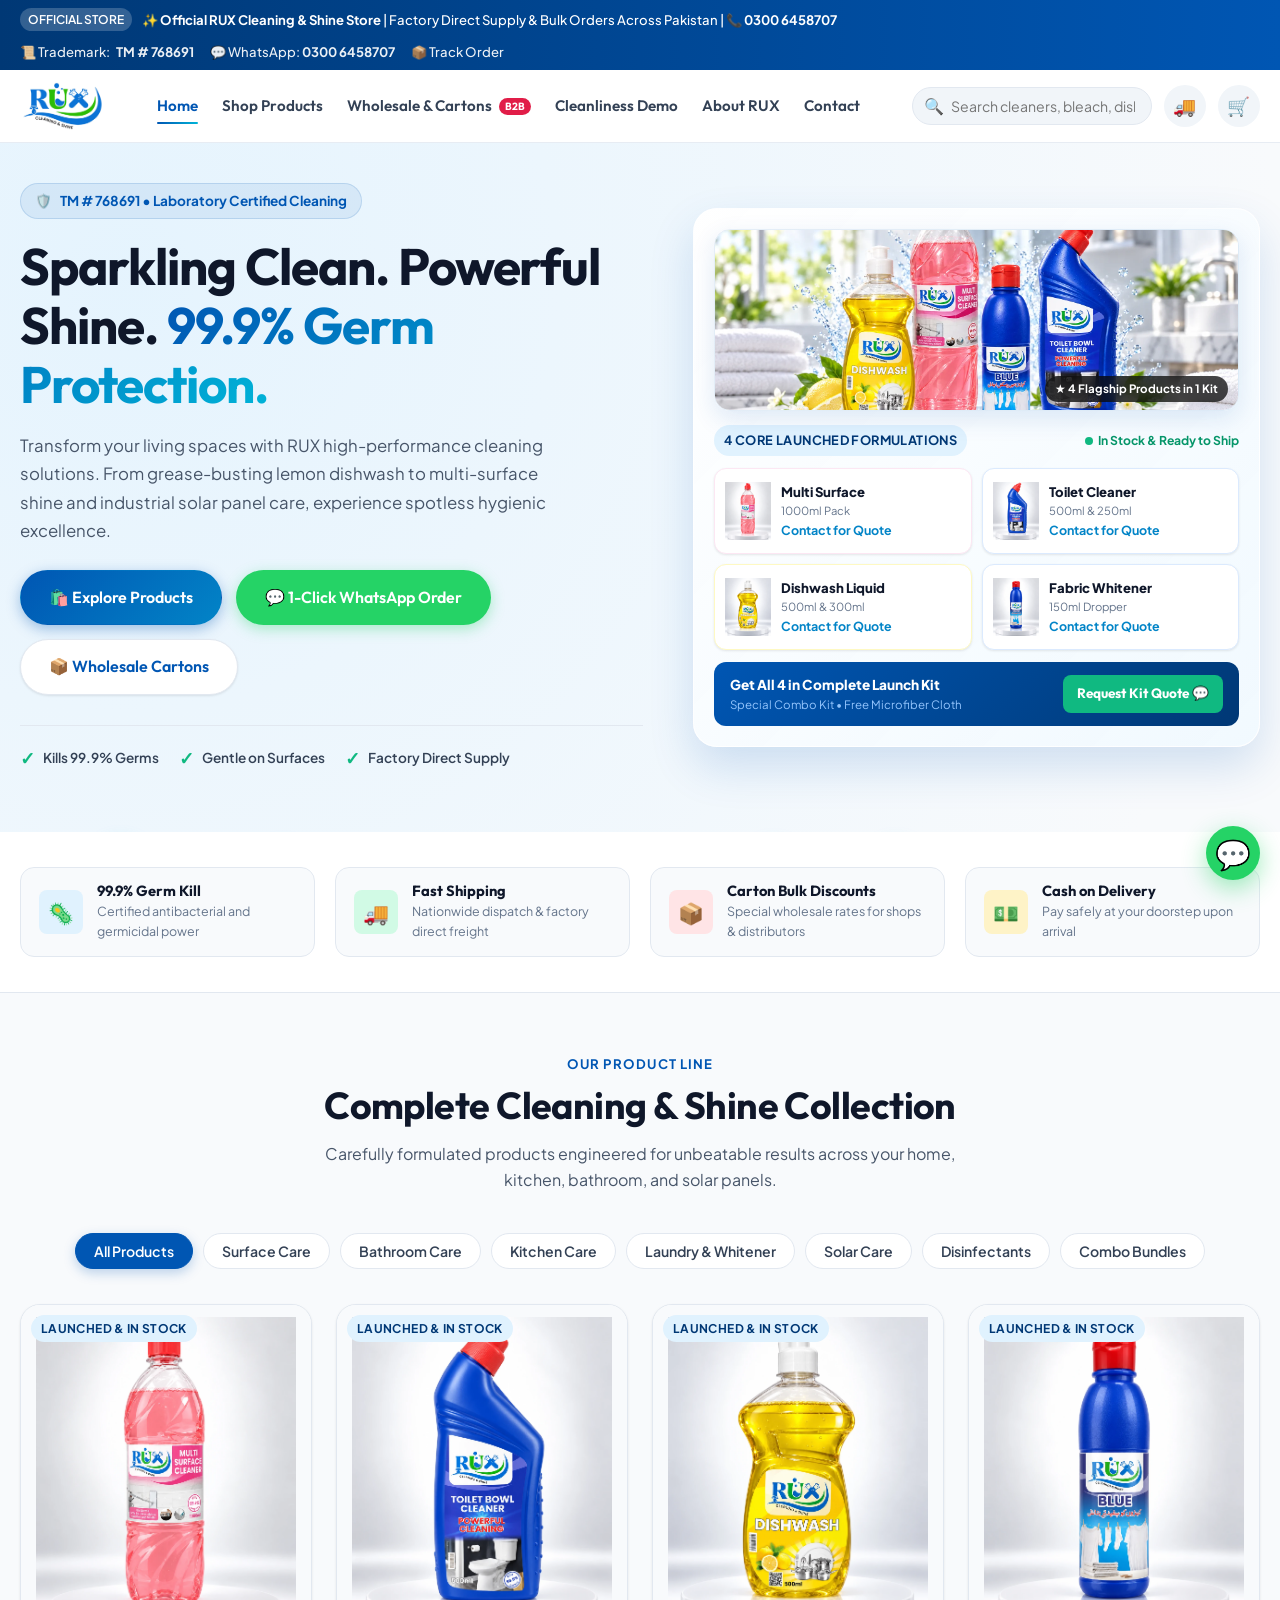
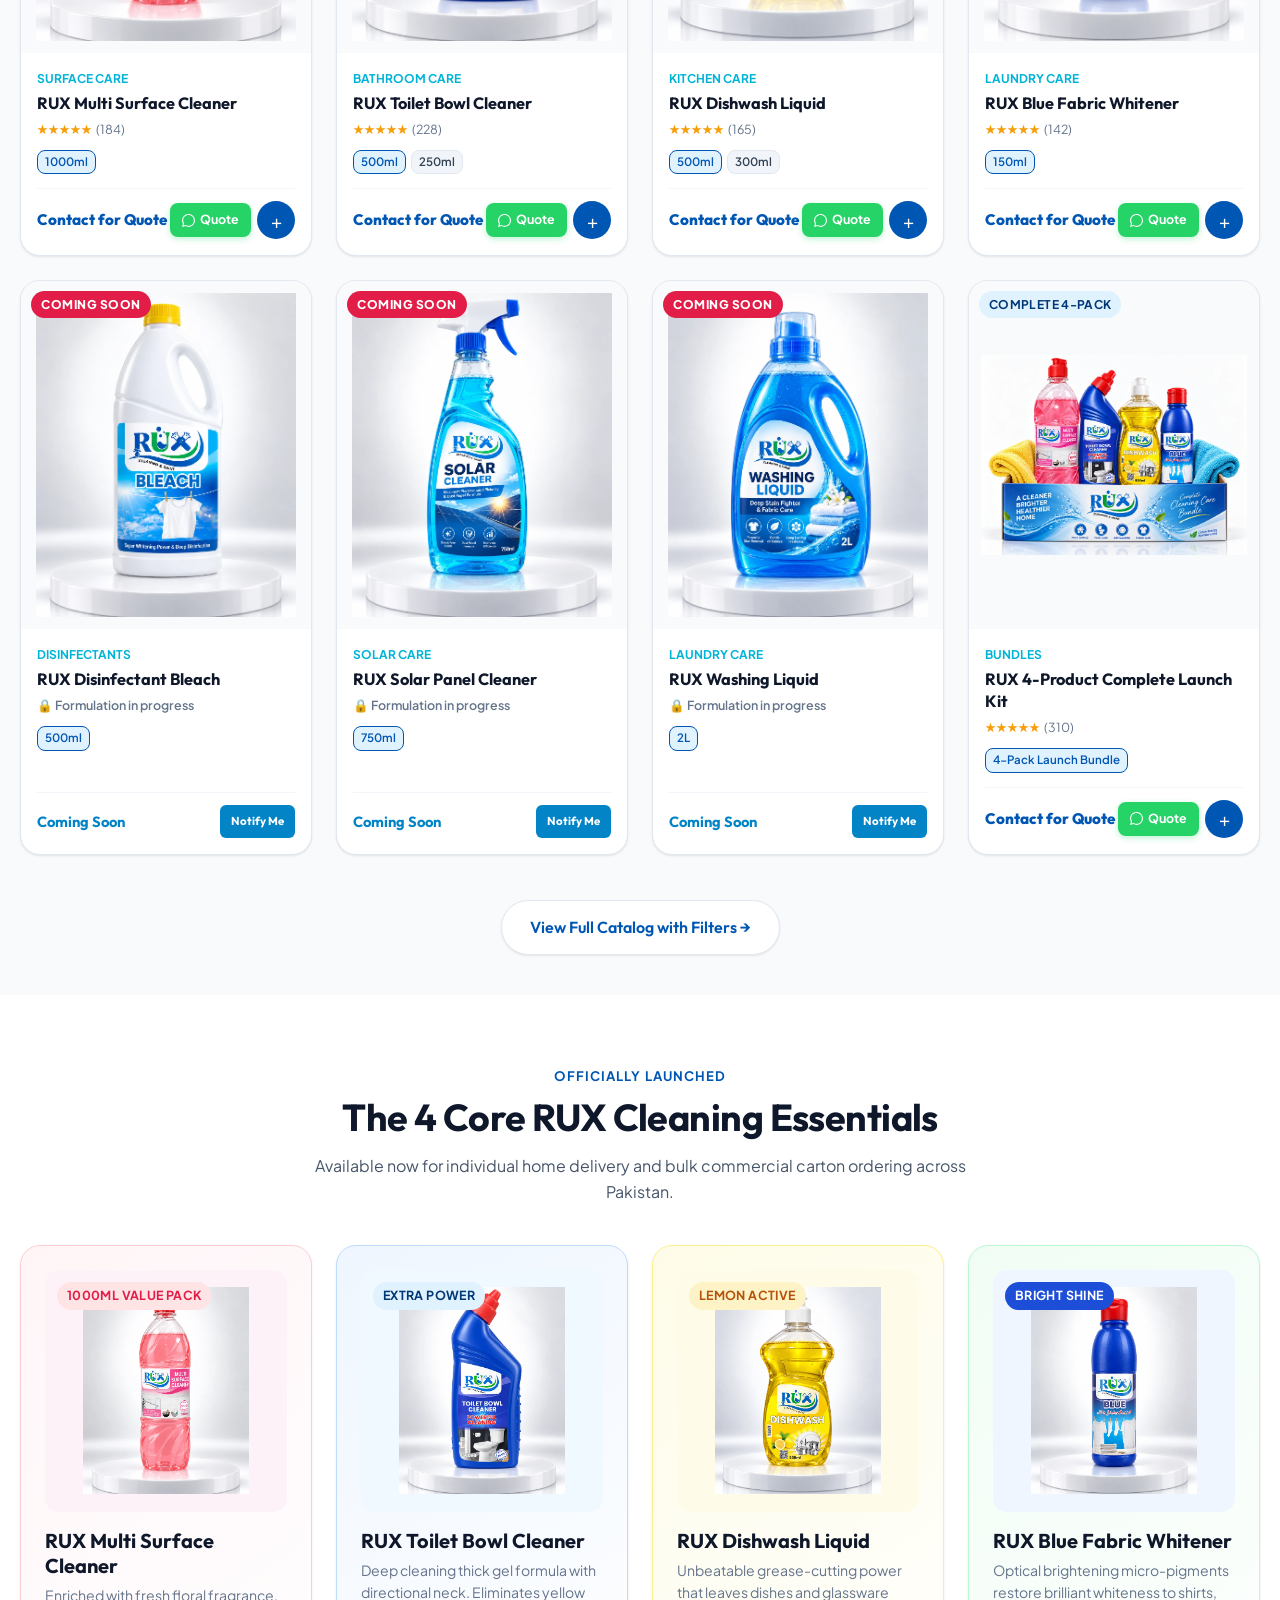
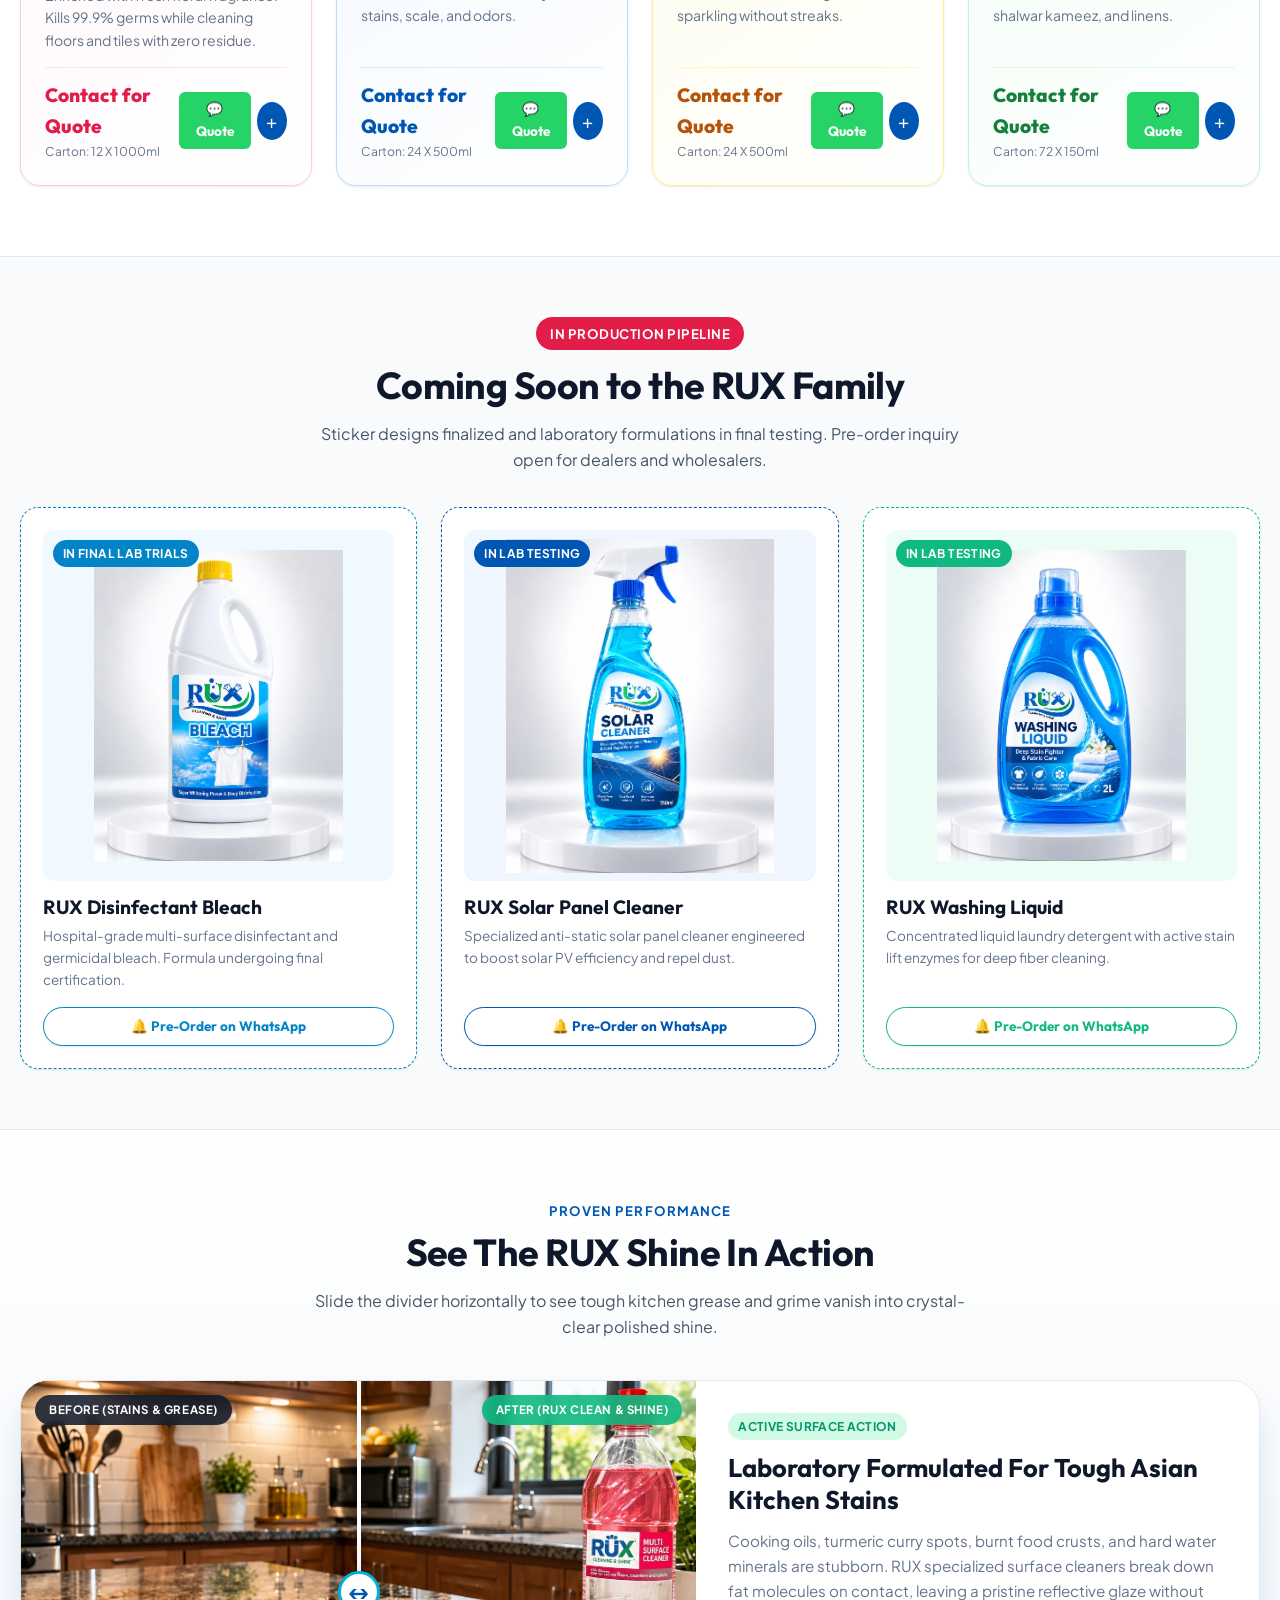
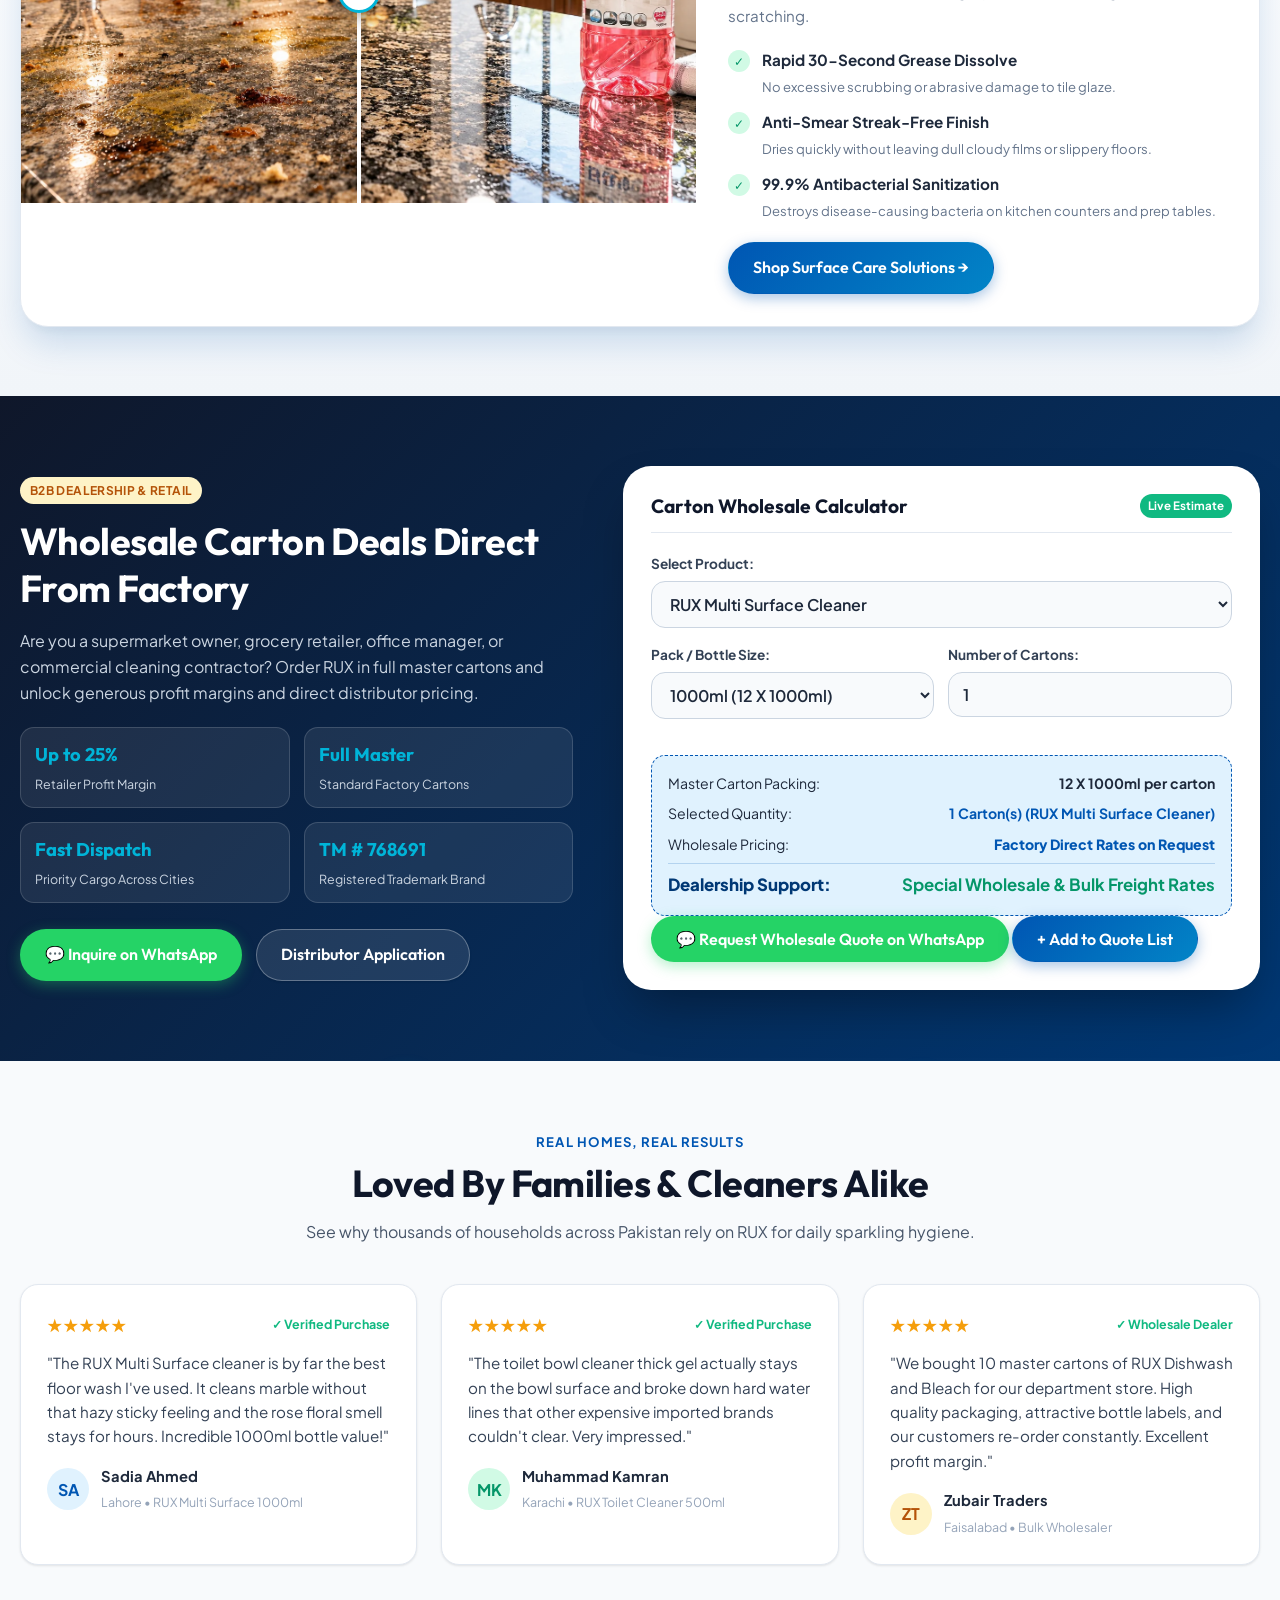
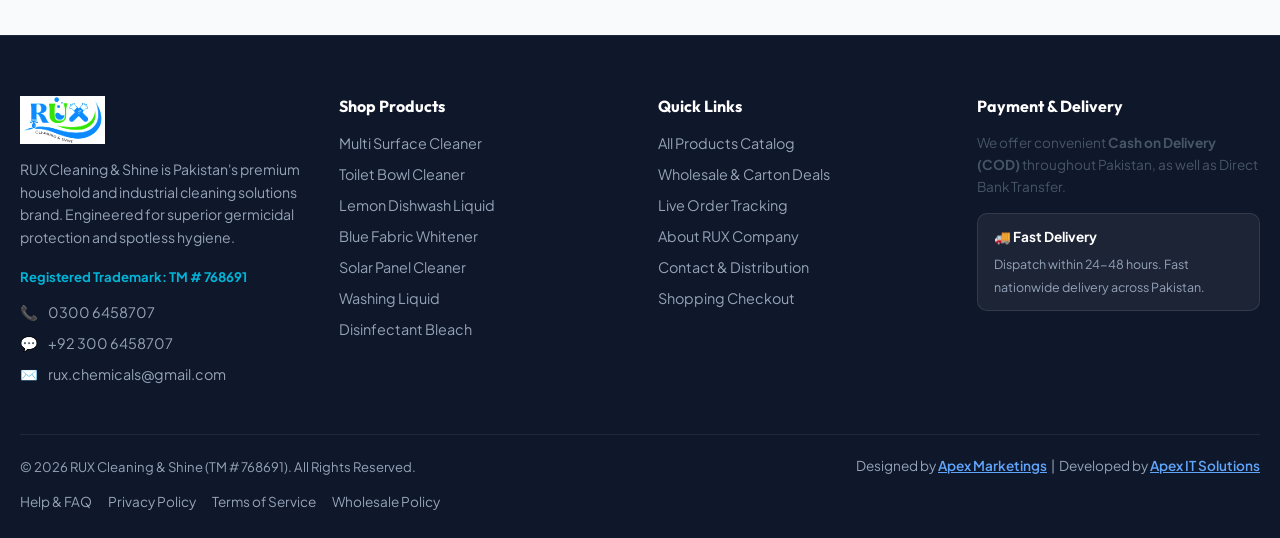
<file: index.html>
<!DOCTYPE html>
<html lang="en">
<head>
  <meta charset="UTF-8">
  <meta name="viewport" content="width=device-width, initial-scale=1.0">
  <title>RUX Cleaning & Shine | Official Store Pakistan | Contact for a Quote</title>
  <meta name="description" content="Official store for RUX Cleaning & Shine (TM # 768691). Multi Surface Cleaner, Toilet Bowl Cleaner, Lemon Dishwash Liquid, and Blue Fabric Whitener. Contact for wholesale & retail quotes across Pakistan.">
  <meta name="keywords" content="RUX cleaning products Pakistan, dishwash liquid Pakistan, toilet cleaner Lahore Karachi, floor surface cleaner, liquid blue fabric whitener, wholesale cleaning chemicals, rux chemicals quote">
  <meta name="geo.region" content="PK">
  <meta name="geo.placename" content="Pakistan">
  <meta name="robots" content="index, follow">
  
  <!-- OpenGraph & Social Sharing -->
  <meta property="og:type" content="website">
  <meta property="og:title" content="RUX Cleaning & Shine | Premium Household & Wholesale Chemicals in Pakistan">
  <meta property="og:description" content="Official RUX Multi Surface Cleaner, Toilet Bowl Cleaner, Lemon Dishwash Liquid & Blue Fabric Whitener. Fast nationwide delivery & wholesale carton quotes.">
  <meta property="og:image" content="assets/images/rux-hero-banner.webp">
  <meta property="og:locale" content="en_PK">

  <!-- Schema.org Organization & Store Structured Data -->
  <script type="application/ld+json">
  {
    "@context": "https://schema.org",
    "@type": "HomeGoodsStore",
    "name": "RUX Cleaning & Shine",
    "alternateName": "RUX Chemicals",
    "telephone": "+923006458707",
    "email": "rux.chemicals@gmail.com",
    "priceRange": "Contact for quote",
    "paymentAccepted": "Cash on Delivery, Bank Transfer",
    "currenciesAccepted": "PKR",
    "areaServed": {
      "@type": "Country",
      "name": "Pakistan"
    },
    "description": "Leading manufacturer and supplier of antibacterial surface cleaners, toilet cleaners, dishwash liquid, and fabric whiteners in Pakistan."
  }
  </script>

  <link rel="icon" type="image/png" href="assets/images/rux-logo.png">

  <!-- Core Stylesheet -->
  <link rel="stylesheet" href="assets/css/rux-main.css">
</head>
<body>

  <!-- Top Announcement Bar -->
  <div class="top-bar">
    <div class="container top-bar-content">
      <div style="display: flex; align-items: center; gap: 10px;">
        <span class="top-bar-badge">OFFICIAL STORE</span>
        <span>✨ <strong>Official RUX Cleaning & Shine Store</strong> | Factory Direct Supply & Bulk Orders Across Pakistan | 📞 <strong>0300 6458707</strong></span>
      </div>
      <div class="top-bar-right">
        <span class="top-bar-link">📜 Trademark: <strong>TM # 768691</strong></span>
        <a href="https://wa.me/923006458707" class="top-bar-link" target="_blank" rel="noopener">
          <span>💬 WhatsApp: <strong>0300 6458707</strong></span>
        </a>
        <a href="track.html" class="top-bar-link">📦 Track Order</a>
      </div>
    </div>
  </div>

  <!-- Main Sticky Header -->
  <header class="main-header" id="mainHeader">
    <div class="container header-container">
      <!-- Logo -->
      <a href="index.html" class="logo-wrap" title="RUX Cleaning & Shine Home">
        <img src="assets/images/rux-logo.png" alt="RUX Cleaning & Shine Logo" class="logo-img">
      </a>

      <!-- Desktop Nav Menu -->
      <nav class="nav-links" id="desktopNav">
        <a href="index.html" class="nav-link active">Home</a>
        <a href="shop.html" class="nav-link">Shop Products</a>
        <a href="#wholesale" class="nav-link">Wholesale & Cartons <span class="nav-badge-new">B2B</span></a>
        <a href="#comparison" class="nav-link">Cleanliness Demo</a>
        <a href="about.html" class="nav-link">About RUX</a>
        <a href="contact.html" class="nav-link">Contact</a>
      </nav>

      <!-- Header Search & Cart Actions -->
      <div class="header-actions">
        <!-- Live Search Box -->
        <div class="search-box-wrap">
          <span class="search-icon-btn">🔍</span>
          <input type="text" class="search-input header-search-input" placeholder="Search cleaners, bleach, dishwash..." aria-label="Search products">
          <div id="headerSearchResults" style="position: absolute; top: 105%; left: 0; right: 0; background: #fff; border: 1px solid #cbd5e1; border-radius: 12px; box-shadow: 0 10px 25px rgba(0,0,0,0.15); display: none; z-index: 120; max-height: 320px; overflow-y: auto;"></div>
        </div>

        <!-- Order Tracker Quick Link -->
        <a href="track.html" class="header-btn" title="Track Your Order">
          🚚
        </a>

        <!-- Cart Drawer Trigger Button -->
        <button class="header-btn open-cart-drawer" id="openCartBtn" title="Shopping Cart" aria-label="Open Cart">
          🛒
          <span class="cart-counter" style="display: none;">0</span>
        </button>

        <!-- Mobile Menu Toggle -->
        <button class="mobile-menu-toggle" id="mobileMenuToggle" aria-label="Toggle navigation">
          ☰
        </button>
      </div>
    </div>

    <!-- Mobile Navigation Drawer -->
    <div id="mobileNav" class="mobile-nav-panel">
      <div style="margin-bottom: 14px;">
        <input type="text" class="search-input header-search-input" placeholder="Search products..." style="width: 100%;">
      </div>
      <div class="mobile-nav-links">
        <a href="index.html" style="color: var(--rux-blue);">Home</a>
        <a href="shop.html">Shop All Products</a>
        <a href="#wholesale">Wholesale & Bulk Cartons</a>
        <a href="#comparison">Before & After Demo</a>
        <a href="about.html">About Us</a>
        <a href="contact.html">Contact Us</a>
        <a href="track.html">Track Order</a>
        <a href="faq.html">Help & FAQ</a>
      </div>
    </div>
  </header>

  <main id="mainContent">

    <!-- Hero Section -->
    <section class="hero-section">
      <div class="container hero-grid">
        <div class="hero-content">
          <div class="hero-tag">
            <span>🛡️</span> TM # 768691 • Laboratory Certified Cleaning
          </div>
          <h1 class="hero-title">
            Sparkling Clean. Powerful Shine. <span class="hero-highlight">99.9% Germ Protection.</span>
          </h1>
          <p class="hero-desc">
            Transform your living spaces with RUX high-performance cleaning solutions. From grease-busting lemon dishwash to multi-surface shine and industrial solar panel care, experience spotless hygienic excellence.
          </p>
          <div class="hero-cta-group">
            <a href="shop.html" class="btn btn-primary btn-lg">
              <span>🛍️ Explore Products</span>
            </a>
            <a href="https://wa.me/923006458707?text=Hello%20RUX%20Team%2C%20I%20want%20to%20place%20an%20order" target="_blank" rel="noopener" class="btn btn-whatsapp btn-lg">
              <span>💬 1-Click WhatsApp Order</span>
            </a>
            <a href="#wholesale" class="btn btn-secondary btn-lg">
              <span>📦 Wholesale Cartons</span>
            </a>
          </div>
          <div class="hero-trust-row">
            <div class="hero-trust-item">
              <i>✓</i> <span>Kills 99.9% Germs</span>
            </div>
            <div class="hero-trust-item">
              <i>✓</i> <span>Gentle on Surfaces</span>
            </div>
            <div class="hero-trust-item">
              <i>✓</i> <span>Factory Direct Supply</span>
            </div>
          </div>
        </div>

        <div class="hero-media-wrapper">
          <div class="hero-main-card" style="padding: 20px; background: linear-gradient(135deg, rgba(255,255,255,0.96), rgba(240,249,255,0.92)); backdrop-filter: blur(16px); border: 1.5px solid rgba(255,255,255,0.85); box-shadow: 0 20px 45px rgba(0,86,179,0.16); border-radius: 24px;">
            <!-- Master Showcase Banner -->
            <a href="product.html?id=rux-home-bundle" style="display: block; margin-bottom: 14px; border-radius: 16px; overflow: hidden; box-shadow: 0 8px 24px rgba(0,86,179,0.12); border: 1px solid rgba(0,86,179,0.1); position: relative; text-decoration: none;">
              <img src="assets/images/rux-hero-banner.webp" alt="RUX Complete 4-Pack Cleaning Collection" style="width: 100%; height: 180px; display: block; object-fit: cover;">
              <span style="position: absolute; bottom: 8px; right: 10px; background: rgba(0,0,0,0.72); backdrop-filter: blur(8px); color: #fff; font-size: 0.72rem; font-weight: 700; padding: 4px 10px; border-radius: 20px;">
                ★ 4 Flagship Products in 1 Kit
              </span>
            </a>

            <div style="display: flex; justify-content: space-between; align-items: center; margin-bottom: 12px; flex-wrap: wrap; gap: 8px;">
              <span class="badge badge-primary" style="font-size: 0.8rem; padding: 5px 10px;">4 CORE LAUNCHED FORMULATIONS</span>
              <span style="font-size: 0.76rem; font-weight: 700; color: #059669; display: flex; align-items: center; gap: 5px;">
                <span style="width: 8px; height: 8px; border-radius: 50%; background: #10b981; display: inline-block;"></span>
                In Stock & Ready to Ship
              </span>
            </div>
            <div style="display: grid; grid-template-columns: repeat(2, 1fr); gap: 10px;">
              <!-- Product 1: Multi Surface -->
              <a href="product.html?id=rux-multi-surface" style="background: #ffffff; border-radius: 12px; padding: 10px; border: 1px solid #fce7f3; display: flex; align-items: center; gap: 10px; text-decoration: none; box-shadow: var(--shadow-sm); transition: transform 0.2s;">
                <img src="assets/images/products/rux-multi-surface-studio.webp" alt="Multi Surface" style="width: 46px; height: 64px; object-fit: contain;">
                <div>
                  <div style="font-weight: 800; font-size: 0.82rem; color: #0f172a;">Multi Surface</div>
                  <div style="font-size: 0.7rem; color: #64748b;">1000ml Pack</div>
                  <div style="font-weight: 700; color: #0284c7; font-size: 0.78rem; margin-top: 1px;">Contact for Quote</div>
                </div>
              </a>
              <!-- Product 2: Toilet Bowl -->
              <a href="product.html?id=rux-toilet-cleaner" style="background: #ffffff; border-radius: 12px; padding: 10px; border: 1px solid #dbeafe; display: flex; align-items: center; gap: 10px; text-decoration: none; box-shadow: var(--shadow-sm); transition: transform 0.2s;">
                <img src="assets/images/products/rux-toilet-cleaner-studio.webp" alt="Toilet Cleaner" style="width: 46px; height: 64px; object-fit: contain;">
                <div>
                  <div style="font-weight: 800; font-size: 0.82rem; color: #0f172a;">Toilet Cleaner</div>
                  <div style="font-size: 0.7rem; color: #64748b;">500ml & 250ml</div>
                  <div style="font-weight: 700; color: #0284c7; font-size: 0.78rem; margin-top: 1px;">Contact for Quote</div>
                </div>
              </a>
              <!-- Product 3: Dishwash Liquid -->
              <a href="product.html?id=rux-dishwash" style="background: #ffffff; border-radius: 12px; padding: 10px; border: 1px solid #fef9c3; display: flex; align-items: center; gap: 10px; text-decoration: none; box-shadow: var(--shadow-sm); transition: transform 0.2s;">
                <img src="assets/images/products/rux-dishwash-studio.webp" alt="Dishwash" style="width: 46px; height: 64px; object-fit: contain;">
                <div>
                  <div style="font-weight: 800; font-size: 0.82rem; color: #0f172a;">Dishwash Liquid</div>
                  <div style="font-size: 0.7rem; color: #64748b;">500ml & 300ml</div>
                  <div style="font-weight: 700; color: #0284c7; font-size: 0.78rem; margin-top: 1px;">Contact for Quote</div>
                </div>
              </a>
              <!-- Product 4: Blue Fabric Whitener -->
              <a href="product.html?id=rux-blue" style="background: #ffffff; border-radius: 12px; padding: 10px; border: 1px solid #dbeafe; display: flex; align-items: center; gap: 10px; text-decoration: none; box-shadow: var(--shadow-sm); transition: transform 0.2s;">
                <img src="assets/images/products/rux-blue-studio.webp" alt="RUX Blue" style="width: 46px; height: 64px; object-fit: contain;">
                <div>
                  <div style="font-weight: 800; font-size: 0.82rem; color: #0f172a;">Fabric Whitener</div>
                  <div style="font-size: 0.7rem; color: #64748b;">150ml Dropper</div>
                  <div style="font-weight: 700; color: #0284c7; font-size: 0.78rem; margin-top: 1px;">Contact for Quote</div>
                </div>
              </a>
            </div>
            <!-- Launch Kit Banner inside hero card -->
            <div style="margin-top: 12px; background: linear-gradient(135deg, #0056b3, #003875); color: #fff; padding: 12px 16px; border-radius: 12px; display: flex; justify-content: space-between; align-items: center; flex-wrap: wrap; gap: 8px;">
              <div>
                <div style="font-size: 0.85rem; font-weight: 800;">Get All 4 in Complete Launch Kit</div>
                <div style="font-size: 0.72rem; color: #93c5fd;">Special Combo Kit • Free Microfiber Cloth</div>
              </div>
              <a href="https://wa.me/923006458707?text=Hello%20RUX%20Team%2C%20I%20would%20like%20to%20request%20a%20price%20quote%20for%20the%204-Product%20Complete%20Launch%20Kit" target="_blank" class="btn btn-sm" style="background: #10b981; color: #fff; font-weight: 700; padding: 8px 14px; border-radius: 8px; border: none; cursor: pointer; text-decoration: none; display: inline-flex; align-items: center; gap: 4px;">
                Request Kit Quote 💬
              </a>
            </div>
          </div>
        </div>
      </div>
    </section>

    <!-- Key Feature Highlights -->
    <section class="features-section">
      <div class="container features-grid">
        <div class="feature-card">
          <div class="feature-icon-box feature-icon-blue">🦠</div>
          <div class="feature-info">
            <h4>99.9% Germ Kill</h4>
            <p>Certified antibacterial and germicidal power</p>
          </div>
        </div>
        <div class="feature-card">
          <div class="feature-icon-box feature-icon-green">🚚</div>
          <div class="feature-info">
            <h4>Fast Shipping</h4>
            <p>Nationwide dispatch & factory direct freight</p>
          </div>
        </div>
        <div class="feature-card">
          <div class="feature-icon-box feature-icon-rose">📦</div>
          <div class="feature-info">
            <h4>Carton Bulk Discounts</h4>
            <p>Special wholesale rates for shops & distributors</p>
          </div>
        </div>
        <div class="feature-card">
          <div class="feature-icon-box feature-icon-yellow">💵</div>
          <div class="feature-info">
            <h4>Cash on Delivery</h4>
            <p>Pay safely at your doorstep upon arrival</p>
          </div>
        </div>
      </div>
    </section>

    <!-- Category Showcase & Featured Products -->
    <section class="categories-section" id="productsSection">
      <div class="container">
        <div class="section-header">
          <span class="section-subtitle">OUR PRODUCT LINE</span>
          <h2 class="section-title">Complete Cleaning & Shine Collection</h2>
          <p>Carefully formulated products engineered for unbeatable results across your home, kitchen, bathroom, and solar panels.</p>
        </div>

        <!-- Filter Chips -->
        <div class="category-chips" id="homeCategoryChips">
          <button class="category-chip active" data-filter="all">All Products</button>
          <button class="category-chip" data-filter="Surface Care">Surface Care</button>
          <button class="category-chip" data-filter="Bathroom Care">Bathroom Care</button>
          <button class="category-chip" data-filter="Kitchen Care">Kitchen Care</button>
          <button class="category-chip" data-filter="Laundry Care">Laundry & Whitener</button>
          <button class="category-chip" data-filter="Solar Care">Solar Care</button>
          <button class="category-chip" data-filter="Disinfectants">Disinfectants</button>
          <button class="category-chip" data-filter="Bundles">Combo Bundles</button>
        </div>

        <!-- Product Grid -->
        <div class="products-grid" id="homeProductsGrid">
          <!-- Dynamic Products populated by JavaScript -->
        </div>

        <div style="text-align: center; margin-top: 45px;">
          <a href="shop.html" class="btn btn-secondary btn-lg">
            <span>View Full Catalog with Filters →</span>
          </a>
        </div>
      </div>
    </section>

    <!-- Flagship Spotlight Section: All 4 Launched Products -->
    <section style="padding: 70px 0; background: #ffffff;">
      <div class="container">
        <div class="section-header">
          <span class="section-subtitle">OFFICIALLY LAUNCHED</span>
          <h2 class="section-title">The 4 Core RUX Cleaning Essentials</h2>
          <p>Available now for individual home delivery and bulk commercial carton ordering across Pakistan.</p>
        </div>

        <div style="display: grid; grid-template-columns: repeat(auto-fit, minmax(260px, 1fr)); gap: 24px;">
          <!-- Spotlight Card 1: Multi Surface Cleaner -->
          <div style="background: linear-gradient(145deg, #fff5f7, #ffffff); border-radius: 20px; padding: 24px; border: 1px solid #fecdd3; display: flex; flex-direction: column; box-shadow: var(--shadow-sm);">
            <div style="position: relative; border-radius: 14px; overflow: hidden; margin-bottom: 16px; aspect-ratio: 1/1; background: #fdf2f8; display: flex; align-items: center; justify-content: center; padding: 12px;">
              <img src="assets/images/products/rux-multi-surface-studio.webp" alt="RUX Multi Surface Cleaner 1000ml Bottle" style="max-height: 95%; max-width: 95%; object-fit: contain; transition: transform 0.3s ease;">
              <span class="badge badge-danger" style="position: absolute; top: 12px; left: 12px; font-size: 0.78rem;">1000ml VALUE PACK</span>
            </div>
            <h3 style="font-size: 1.25rem; margin-bottom: 6px;">RUX Multi Surface Cleaner</h3>
            <p style="font-size: 0.88rem; color: #64748b; margin-bottom: 16px;">
              Enriched with fresh floral fragrance. Kills 99.9% germs while cleaning floors and tiles with zero residue.
            </p>
            <div class="spotlight-card-footer" style="display: flex; justify-content: space-between; align-items: center; margin-top: auto; padding-top: 12px; border-top: 1px solid #ffe4e6;">
              <div>
                <div style="font-size: 1.2rem; font-weight: 800; color: #e11d48; font-family: var(--font-heading);">Contact for Quote</div>
                <div style="font-size: 0.76rem; color: #64748b;">Carton: 12 X 1000ml</div>
              </div>
              <div style="display: flex; gap: 6px; align-items: center;">
                <a href="https://wa.me/923006458707?text=Hello%20RUX%20Team%2C%20I%20would%20like%20to%20request%20a%20price%20quote%20for%20RUX%20Multi%20Surface%20Cleaner" target="_blank" class="btn btn-sm" style="background: #25d366; color: #fff; font-weight: 700; text-decoration: none; padding: 6px 12px; border-radius: 6px; display: inline-flex; align-items: center; gap: 4px;" title="Request Quote on WhatsApp">
                  💬 Quote
                </a>
                <button class="cart-add-btn" onclick="ruxStore.addToCart('rux-multi-surface', 0, 1, false)" title="Add to Quote List">+</button>
              </div>
            </div>
          </div>

          <!-- Spotlight Card 2: Toilet Bowl Cleaner -->
          <div style="background: linear-gradient(145deg, #eff6ff, #ffffff); border-radius: 20px; padding: 24px; border: 1px solid #bfdbfe; display: flex; flex-direction: column; box-shadow: var(--shadow-sm);">
            <div style="position: relative; border-radius: 14px; overflow: hidden; margin-bottom: 16px; aspect-ratio: 1/1; background: #f0f9ff; display: flex; align-items: center; justify-content: center; padding: 12px;">
              <img src="assets/images/products/rux-toilet-cleaner-studio.webp" alt="RUX Toilet Bowl Cleaner 500ml Bottle" style="max-height: 95%; max-width: 95%; object-fit: contain; transition: transform 0.3s ease;">
              <span class="badge badge-primary" style="position: absolute; top: 12px; left: 12px; font-size: 0.78rem;">EXTRA POWER</span>
            </div>
            <h3 style="font-size: 1.25rem; margin-bottom: 6px;">RUX Toilet Bowl Cleaner</h3>
            <p style="font-size: 0.88rem; color: #64748b; margin-bottom: 16px;">
              Deep cleaning thick gel formula with directional neck. Eliminates yellow stains, scale, and odors.
            </p>
            <div class="spotlight-card-footer" style="display: flex; justify-content: space-between; align-items: center; margin-top: auto; padding-top: 12px; border-top: 1px solid #dbeafe;">
              <div>
                <div style="font-size: 1.2rem; font-weight: 800; color: var(--rux-blue); font-family: var(--font-heading);">Contact for Quote</div>
                <div style="font-size: 0.76rem; color: #64748b;">Carton: 24 X 500ml</div>
              </div>
              <div style="display: flex; gap: 6px; align-items: center;">
                <a href="https://wa.me/923006458707?text=Hello%20RUX%20Team%2C%20I%20would%20like%20to%20request%20a%20price%20quote%20for%20RUX%20Toilet%20Bowl%20Cleaner" target="_blank" class="btn btn-sm" style="background: #25d366; color: #fff; font-weight: 700; text-decoration: none; padding: 6px 12px; border-radius: 6px; display: inline-flex; align-items: center; gap: 4px;" title="Request Quote on WhatsApp">
                  💬 Quote
                </a>
                <button class="cart-add-btn" onclick="ruxStore.addToCart('rux-toilet-cleaner', 0, 1, false)" title="Add to Quote List">+</button>
              </div>
            </div>
          </div>

          <!-- Spotlight Card 3: Lemon Fresh Dishwash -->
          <div style="background: linear-gradient(145deg, #fefce8, #ffffff); border-radius: 20px; padding: 24px; border: 1px solid #fef08a; display: flex; flex-direction: column; box-shadow: var(--shadow-sm);">
            <div style="position: relative; border-radius: 14px; overflow: hidden; margin-bottom: 16px; aspect-ratio: 1/1; background: #fefce8; display: flex; align-items: center; justify-content: center; padding: 12px;">
              <img src="assets/images/products/rux-dishwash-studio.webp" alt="RUX Lemon Dishwash Bottle" style="max-height: 95%; max-width: 95%; object-fit: contain; transition: transform 0.3s ease;">
              <span class="badge badge-warning" style="position: absolute; top: 12px; left: 12px; font-size: 0.78rem;">LEMON ACTIVE</span>
            </div>
            <h3 style="font-size: 1.25rem; margin-bottom: 6px;">RUX Dishwash Liquid</h3>
            <p style="font-size: 0.88rem; color: #64748b; margin-bottom: 16px;">
              Unbeatable grease-cutting power that leaves dishes and glassware sparkling without streaks.
            </p>
            <div class="spotlight-card-footer" style="display: flex; justify-content: space-between; align-items: center; margin-top: auto; padding-top: 12px; border-top: 1px solid #fef9c3;">
              <div>
                <div style="font-size: 1.2rem; font-weight: 800; color: #b45309; font-family: var(--font-heading);">Contact for Quote</div>
                <div style="font-size: 0.76rem; color: #64748b;">Carton: 24 X 500ml</div>
              </div>
              <div style="display: flex; gap: 6px; align-items: center;">
                <a href="https://wa.me/923006458707?text=Hello%20RUX%20Team%2C%20I%20would%20like%20to%20request%20a%20price%20quote%20for%20RUX%20Dishwash%20Liquid" target="_blank" class="btn btn-sm" style="background: #25d366; color: #fff; font-weight: 700; text-decoration: none; padding: 6px 12px; border-radius: 6px; display: inline-flex; align-items: center; gap: 4px;" title="Request Quote on WhatsApp">
                  💬 Quote
                </a>
                <button class="cart-add-btn" onclick="ruxStore.addToCart('rux-dishwash', 0, 1, false)" title="Add to Quote List">+</button>
              </div>
            </div>
          </div>

          <!-- Spotlight Card 4: Blue Fabric Whitener -->
          <div style="background: linear-gradient(145deg, #f0fdf4, #ffffff); border-radius: 20px; padding: 24px; border: 1px solid #bbf7d0; display: flex; flex-direction: column; box-shadow: var(--shadow-sm);">
            <div style="position: relative; border-radius: 14px; overflow: hidden; margin-bottom: 16px; aspect-ratio: 1/1; background: #eff6ff; display: flex; align-items: center; justify-content: center; padding: 12px;">
              <img src="assets/images/products/rux-blue-studio.webp" alt="RUX Blue Fabric Whitener Bottle" style="max-height: 95%; max-width: 95%; object-fit: contain; transition: transform 0.3s ease;">
              <span class="badge" style="position: absolute; top: 12px; left: 12px; font-size: 0.78rem; background: #1d4ed8; color: #fff;">BRIGHT SHINE</span>
            </div>
            <h3 style="font-size: 1.25rem; margin-bottom: 6px;">RUX Blue Fabric Whitener</h3>
            <p style="font-size: 0.88rem; color: #64748b; margin-bottom: 16px;">
              Optical brightening micro-pigments restore brilliant whiteness to shirts, shalwar kameez, and linens.
            </p>
            <div class="spotlight-card-footer" style="display: flex; justify-content: space-between; align-items: center; margin-top: auto; padding-top: 12px; border-top: 1px solid #dcfce7;">
              <div>
                <div style="font-size: 1.2rem; font-weight: 800; color: #15803d; font-family: var(--font-heading);">Contact for Quote</div>
                <div style="font-size: 0.76rem; color: #64748b;">Carton: 72 X 150ml</div>
              </div>
              <div style="display: flex; gap: 6px; align-items: center;">
                <a href="https://wa.me/923006458707?text=Hello%20RUX%20Team%2C%20I%20would%20like%20to%20request%20a%20price%20quote%20for%20RUX%20Blue%20Fabric%20Whitener" target="_blank" class="btn btn-sm" style="background: #25d366; color: #fff; font-weight: 700; text-decoration: none; padding: 6px 12px; border-radius: 6px; display: inline-flex; align-items: center; gap: 4px;" title="Request Quote on WhatsApp">
                  💬 Quote
                </a>
                <button class="cart-add-btn" onclick="ruxStore.addToCart('rux-blue', 0, 1, false)" title="Add to Quote List">+</button>
              </div>
            </div>
          </div>
        </div>
      </div>
    </section>

    <!-- Coming Soon Lineup Teaser Section -->
    <section style="padding: 60px 0; background: #f8fafc; border-top: 1px solid #e2e8f0; border-bottom: 1px solid #e2e8f0;">
      <div class="container">
        <div class="section-header" style="margin-bottom: 35px;">
          <span class="badge" style="background: #e11d48; color: #fff; padding: 6px 14px; border-radius: 50px; font-weight: 700; font-size: 0.82rem; letter-spacing: 0.5px;">IN PRODUCTION PIPELINE</span>
          <h2 class="section-title" style="margin-top: 12px;">Coming Soon to the RUX Family</h2>
          <p>Sticker designs finalized and laboratory formulations in final testing. Pre-order inquiry open for dealers and wholesalers.</p>
        </div>

        <div style="display: grid; grid-template-columns: repeat(auto-fit, minmax(280px, 1fr)); gap: 24px;">
          <!-- Coming Soon 1: Bleach -->
          <div style="background: #ffffff; border-radius: 18px; padding: 22px; border: 1.5px dashed #0284c7; box-shadow: var(--shadow-sm); display: flex; flex-direction: column;">
            <div style="position: relative; border-radius: 12px; overflow: hidden; margin-bottom: 14px; aspect-ratio: 1/1; background: #f0f9ff; display: flex; align-items: center; justify-content: center; padding: 12px;">
              <img src="assets/images/products/rux-bleach-studio.webp" alt="RUX Bleach 3D Packshot" style="max-height: 95%; max-width: 95%; object-fit: contain; transition: transform 0.3s ease;">
              <span class="badge" style="position: absolute; top: 10px; left: 10px; background: #0284c7; color: #fff; font-size: 0.75rem;">IN FINAL LAB TRIALS</span>
            </div>
            <h3 style="font-size: 1.2rem; margin-bottom: 6px;">RUX Disinfectant Bleach</h3>
            <p style="font-size: 0.85rem; color: #64748b; margin-bottom: 16px;">
              Hospital-grade multi-surface disinfectant and germicidal bleach. Formula undergoing final certification.
            </p>
            <div style="margin-top: auto;">
              <a href="https://wa.me/923006458707?text=Hello%20RUX%20Team%2C%20I%20am%20interested%20in%20pre-ordering%20RUX%20Bleach%20when%20launched" target="_blank" class="btn btn-secondary btn-sm" style="width: 100%; border-color: #0284c7; color: #0284c7; font-weight: 700;">
                🔔 Pre-Order on WhatsApp
              </a>
            </div>
          </div>

          <!-- Coming Soon 2: Solar Cleaner -->
          <div style="background: #ffffff; border-radius: 18px; padding: 22px; border: 1.5px dashed #0056b3; box-shadow: var(--shadow-sm); display: flex; flex-direction: column;">
            <div style="position: relative; border-radius: 12px; overflow: hidden; margin-bottom: 14px; aspect-ratio: 1/1; background: #eff6ff; display: flex; align-items: center; justify-content: center;">
              <img src="assets/images/products/rux-solar-cleaner.webp" alt="RUX Solar Panel Cleaner 750ml Spray" style="max-height: 95%; max-width: 95%; object-fit: contain; transition: transform 0.3s ease;">
              <span class="badge" style="position: absolute; top: 10px; left: 10px; background: #0056b3; color: #fff; font-size: 0.75rem;">IN LAB TESTING</span>
            </div>
            <h3 style="font-size: 1.2rem; margin-bottom: 6px;">RUX Solar Panel Cleaner</h3>
            <p style="font-size: 0.85rem; color: #64748b; margin-bottom: 16px;">
              Specialized anti-static solar panel cleaner engineered to boost solar PV efficiency and repel dust.
            </p>
            <div style="margin-top: auto;">
              <a href="https://wa.me/923006458707?text=Hello%20RUX%20Team%2C%20I%20am%20interested%20in%20pre-ordering%20RUX%20Solar%20Cleaner%20when%20launched" target="_blank" class="btn btn-secondary btn-sm" style="width: 100%; border-color: #0056b3; color: #0056b3; font-weight: 700;">
                🔔 Pre-Order on WhatsApp
              </a>
            </div>
          </div>

          <!-- Coming Soon 3: Washing Liquid -->
          <div style="background: #ffffff; border-radius: 18px; padding: 22px; border: 1.5px dashed #10b981; box-shadow: var(--shadow-sm); display: flex; flex-direction: column;">
            <div style="position: relative; border-radius: 12px; overflow: hidden; margin-bottom: 14px; aspect-ratio: 1/1; background: #ecfdf5; display: flex; align-items: center; justify-content: center; padding: 12px;">
              <img src="assets/images/products/rux-washing-liquid.webp" alt="RUX Washing Liquid 2L Bottle" style="max-height: 95%; max-width: 95%; object-fit: contain; transition: transform 0.3s ease;">
              <span class="badge" style="position: absolute; top: 10px; left: 10px; background: #10b981; color: #fff; font-size: 0.75rem;">IN LAB TESTING</span>
            </div>
            <h3 style="font-size: 1.2rem; margin-bottom: 6px;">RUX Washing Liquid</h3>
            <p style="font-size: 0.85rem; color: #64748b; margin-bottom: 16px;">
              Concentrated liquid laundry detergent with active stain lift enzymes for deep fiber cleaning.
            </p>
            <div style="margin-top: auto;">
              <a href="https://wa.me/923006458707?text=Hello%20RUX%20Team%2C%20I%20am%20interested%20in%20pre-ordering%20RUX%20Washing%20Liquid%20when%20launched" target="_blank" class="btn btn-secondary btn-sm" style="width: 100%; border-color: #10b981; color: #10b981; font-weight: 700;">
                🔔 Pre-Order on WhatsApp
              </a>
            </div>
          </div>
        </div>
      </div>
    </section>

    <!-- Interactive Before & After Cleanliness Slider -->
    <section class="before-after-section" id="comparison">
      <div class="container">
        <div class="section-header">
          <span class="section-subtitle">PROVEN PERFORMANCE</span>
          <h2 class="section-title">See The RUX Shine In Action</h2>
          <p>Slide the divider horizontally to see tough kitchen grease and grime vanish into crystal-clear polished shine.</p>
        </div>

        <div class="comparison-card">
          <!-- Interactive Slider Box -->
          <div class="comparison-slider-wrap" id="comparisonSliderWrap" style="--slider-pos: 50%;">
            <img src="assets/images/after-counter.webp" alt="Countertop after RUX cleaning" class="comparison-img" draggable="false">
            <div class="comparison-overlay" id="comparisonOverlay">
              <img src="assets/images/before-counter.webp" alt="Greasy dirty counter before cleaning" class="comparison-img" draggable="false">
            </div>
            <div class="comparison-handle" id="comparisonHandle" style="left: 50%;">
              <div class="handle-knob" aria-hidden="true">↔</div>
            </div>
            <input type="range" min="0" max="100" value="50" class="comparison-range" id="comparisonRange" aria-label="Before and after cleanliness slider">
            <div class="comparison-badge before">Before (Stains & Grease)</div>
            <div class="comparison-badge after">After (RUX Clean & Shine)</div>
          </div>

          <!-- Explanatory Content -->
          <div class="comparison-content">
            <span class="badge badge-success" style="align-self: flex-start; margin-bottom: 12px;">Active Surface Action</span>
            <h3 style="font-size: 1.6rem; margin-bottom: 12px;">Laboratory Formulated For Tough Asian Kitchen Stains</h3>
            <p style="color: #64748b; font-size: 0.95rem; line-height: 1.65;">
              Cooking oils, turmeric curry spots, burnt food crusts, and hard water minerals are stubborn. RUX specialized surface cleaners break down fat molecules on contact, leaving a pristine reflective glaze without scratching.
            </p>

            <div class="comparison-list">
              <div class="comparison-list-item">
                <div class="comparison-check">✓</div>
                <div>
                  <strong style="display: block; font-size: 0.95rem;">Rapid 30-Second Grease Dissolve</strong>
                  <span style="font-size: 0.82rem; color: #64748b;">No excessive scrubbing or abrasive damage to tile glaze.</span>
                </div>
              </div>
              <div class="comparison-list-item">
                <div class="comparison-check">✓</div>
                <div>
                  <strong style="display: block; font-size: 0.95rem;">Anti-Smear Streak-Free Finish</strong>
                  <span style="font-size: 0.82rem; color: #64748b;">Dries quickly without leaving dull cloudy films or slippery floors.</span>
                </div>
              </div>
              <div class="comparison-list-item">
                <div class="comparison-check">✓</div>
                <div>
                  <strong style="display: block; font-size: 0.95rem;">99.9% Antibacterial Sanitization</strong>
                  <span style="font-size: 0.82rem; color: #64748b;">Destroys disease-causing bacteria on kitchen counters and prep tables.</span>
                </div>
              </div>
            </div>

            <a href="shop.html" class="btn btn-primary" style="align-self: flex-start;">
              Shop Surface Care Solutions →
            </a>
          </div>
        </div>
      </div>
    </section>

    <!-- Wholesale & Carton Bulk Ordering Calculator -->
    <section class="wholesale-section" id="wholesale">
      <div class="container wholesale-grid">
        <div class="wholesale-info">
          <span class="badge badge-warning" style="margin-bottom: 14px;">B2B DEALERSHIP & RETAIL</span>
          <h2>Wholesale Carton Deals Direct From Factory</h2>
          <p>
            Are you a supermarket owner, grocery retailer, office manager, or commercial cleaning contractor? Order RUX in full master cartons and unlock generous profit margins and direct distributor pricing.
          </p>

          <div class="wholesale-perks">
            <div class="wholesale-perk-item">
              <strong>Up to 25%</strong>
              <span>Retailer Profit Margin</span>
            </div>
            <div class="wholesale-perk-item">
              <strong>Full Master</strong>
              <span>Standard Factory Cartons</span>
            </div>
            <div class="wholesale-perk-item">
              <strong>Fast Dispatch</strong>
              <span>Priority Cargo Across Cities</span>
            </div>
            <div class="wholesale-perk-item">
              <strong>TM # 768691</strong>
              <span>Registered Trademark Brand</span>
            </div>
          </div>

          <div style="display: flex; gap: 14px; flex-wrap: wrap;">
            <a href="https://wa.me/923006458707?text=Hello%20RUX%2C%20I%20want%20to%20apply%20for%20Wholesale%20Dealership" target="_blank" rel="noopener" class="btn btn-whatsapp">
              <span>💬 Inquire on WhatsApp</span>
            </a>
            <a href="contact.html" class="btn btn-secondary" style="color: #ffffff; border-color: rgba(255,255,255,0.3); background: rgba(255,255,255,0.1);">
              <span>Distributor Application</span>
            </a>
          </div>
        </div>

        <!-- Interactive Wholesale Calculator -->
        <div class="calc-card">
          <div class="calc-title">
            <h3>Carton Wholesale Calculator</h3>
            <span class="calc-savings-badge">Live Estimate</span>
          </div>

          <div class="calc-form-group">
            <label class="calc-label" for="calcProductSelect">Select Product:</label>
            <select id="calcProductSelect" class="calc-select">
              <!-- Options populated by JS -->
            </select>
          </div>

          <div class="form-row cols-2">
            <div class="calc-form-group">
              <label class="calc-label" for="calcVariantSelect">Pack / Bottle Size:</label>
              <select id="calcVariantSelect" class="calc-select">
                <!-- Variant options populated by JS -->
              </select>
            </div>
            <div class="calc-form-group">
              <label class="calc-label" for="calcCartonQty">Number of Cartons:</label>
              <input type="number" id="calcCartonQty" class="calc-input" value="1" min="1" max="100">
            </div>
          </div>

          <!-- Calculation Result Summary -->
          <div class="calc-result-box">
            <div class="calc-result-row">
              <span>Master Carton Packing:</span>
              <strong id="calcCartonPackingText">24 X 500ml</strong>
            </div>
            <div class="calc-result-row">
              <span>Selected Quantity:</span>
              <span id="calcCartonCountSummary" style="color: #0056b3; font-weight: 700;">1 Carton(s)</span>
            </div>
            <div class="calc-result-row">
              <span>Wholesale Pricing:</span>
              <span style="color: #0056b3; font-weight: 800;">Factory Direct Rates on Request</span>
            </div>
            <div class="calc-result-row">
              <span>Dealership Support:</span>
              <strong style="color: #059669;">Special Wholesale & Bulk Freight Rates</strong>
            </div>
          </div>

          <div class="calc-btn-row">
            <button class="btn btn-whatsapp" id="calcWhatsAppOrderBtn" title="Inquire on WhatsApp">
              💬 Request Wholesale Quote on WhatsApp
            </button>
            <button class="btn btn-primary" id="calcAddCartonBtn" title="Add to Quote List">
              + Add to Quote List
            </button>
          </div>
        </div>
      </div>
    </section>

    <!-- Customer Reviews & Testimonials -->
    <section style="padding: 70px 0; background: #f8fafc;">
      <div class="container">
        <div class="section-header">
          <span class="section-subtitle">REAL HOMES, REAL RESULTS</span>
          <h2 class="section-title">Loved By Families & Cleaners Alike</h2>
          <p>See why thousands of households across Pakistan rely on RUX for daily sparkling hygiene.</p>
        </div>

        <div style="display: grid; grid-template-columns: repeat(auto-fit, minmax(300px, 1fr)); gap: 24px;">
          <!-- Review 1 -->
          <div style="background: #ffffff; padding: 26px; border-radius: 18px; border: 1px solid #e2e8f0; box-shadow: var(--shadow-sm);">
            <div style="display: flex; justify-content: space-between; align-items: center; margin-bottom: 12px;">
              <span class="stars" style="font-size: 1.1rem;">★★★★★</span>
              <span style="font-size: 0.78rem; color: #10b981; font-weight: 700;">✓ Verified Purchase</span>
            </div>
            <p style="font-size: 0.95rem; color: #334155; line-height: 1.6; margin-bottom: 16px;">
              "The RUX Multi Surface cleaner is by far the best floor wash I've used. It cleans marble without that hazy sticky feeling and the rose floral smell stays for hours. Incredible 1000ml bottle value!"
            </p>
            <div style="display: flex; align-items: center; gap: 12px;">
              <div style="width: 42px; height: 42px; border-radius: 50%; background: #e0f2fe; color: #0056b3; display: flex; align-items: center; justify-content: center; font-weight: 700;">SA</div>
              <div>
                <strong style="display: block; font-size: 0.92rem;">Sadia Ahmed</strong>
                <span style="font-size: 0.78rem; color: #94a3b8;">Lahore • RUX Multi Surface 1000ml</span>
              </div>
            </div>
          </div>

          <!-- Review 2 -->
          <div style="background: #ffffff; padding: 26px; border-radius: 18px; border: 1px solid #e2e8f0; box-shadow: var(--shadow-sm);">
            <div style="display: flex; justify-content: space-between; align-items: center; margin-bottom: 12px;">
              <span class="stars" style="font-size: 1.1rem;">★★★★★</span>
              <span style="font-size: 0.78rem; color: #10b981; font-weight: 700;">✓ Verified Purchase</span>
            </div>
            <p style="font-size: 0.95rem; color: #334155; line-height: 1.6; margin-bottom: 16px;">
              "The toilet bowl cleaner thick gel actually stays on the bowl surface and broke down hard water lines that other expensive imported brands couldn't clear. Very impressed."
            </p>
            <div style="display: flex; align-items: center; gap: 12px;">
              <div style="width: 42px; height: 42px; border-radius: 50%; background: #d1fae5; color: #059669; display: flex; align-items: center; justify-content: center; font-weight: 700;">MK</div>
              <div>
                <strong style="display: block; font-size: 0.92rem;">Muhammad Kamran</strong>
                <span style="font-size: 0.78rem; color: #94a3b8;">Karachi • RUX Toilet Cleaner 500ml</span>
              </div>
            </div>
          </div>

          <!-- Review 3 -->
          <div style="background: #ffffff; padding: 26px; border-radius: 18px; border: 1px solid #e2e8f0; box-shadow: var(--shadow-sm);">
            <div style="display: flex; justify-content: space-between; align-items: center; margin-bottom: 12px;">
              <span class="stars" style="font-size: 1.1rem;">★★★★★</span>
              <span style="font-size: 0.78rem; color: #10b981; font-weight: 700;">✓ Wholesale Dealer</span>
            </div>
            <p style="font-size: 0.95rem; color: #334155; line-height: 1.6; margin-bottom: 16px;">
              "We bought 10 master cartons of RUX Dishwash and Bleach for our department store. High quality packaging, attractive bottle labels, and our customers re-order constantly. Excellent profit margin."
            </p>
            <div style="display: flex; align-items: center; gap: 12px;">
              <div style="width: 42px; height: 42px; border-radius: 50%; background: #fef3c7; color: #b45309; display: flex; align-items: center; justify-content: center; font-weight: 700;">ZT</div>
              <div>
                <strong style="display: block; font-size: 0.92rem;">Zubair Traders</strong>
                <span style="font-size: 0.78rem; color: #94a3b8;">Faisalabad • Bulk Wholesaler</span>
              </div>
            </div>
          </div>
        </div>
      </div>
    </section>

  </main>

  <!-- Main Footer -->
  <footer class="main-footer">
    <div class="container">
      <div class="footer-grid">
        <div class="footer-brand">
          <img src="assets/images/rux-logo.png" alt="RUX Cleaning & Shine Logo" style="height: 48px; margin-bottom: 14px; filter: brightness(1.2);">
          <p>
            RUX Cleaning & Shine is Pakistan's premium household and industrial cleaning solutions brand. Engineered for superior germicidal protection and spotless hygiene.
          </p>
          <div style="font-size: 0.82rem; color: var(--rux-cyan); font-weight: 700; margin-bottom: 14px;">
            Registered Trademark: TM # 768691
          </div>
          <div class="footer-contact-item">
            <span>📞</span> <a href="tel:03006458707">0300 6458707</a>
          </div>
          <div class="footer-contact-item">
            <span>💬</span> <a href="https://wa.me/923006458707" target="_blank" rel="noopener">+92 300 6458707</a>
          </div>
          <div class="footer-contact-item">
            <span>✉️</span> <a href="mailto:rux.chemicals@gmail.com">rux.chemicals@gmail.com</a>
          </div>
        </div>

        <div class="footer-col">
          <h4>Shop Products</h4>
          <ul class="footer-links">
            <li><a href="product.html?id=rux-multi-surface">Multi Surface Cleaner</a></li>
            <li><a href="product.html?id=rux-toilet-cleaner">Toilet Bowl Cleaner</a></li>
            <li><a href="product.html?id=rux-dishwash">Lemon Dishwash Liquid</a></li>
            <li><a href="product.html?id=rux-blue">Blue Fabric Whitener</a></li>
            <li><a href="product.html?id=rux-solar-cleaner">Solar Panel Cleaner</a></li>
            <li><a href="product.html?id=rux-washing-liquid">Washing Liquid</a></li>
            <li><a href="product.html?id=rux-bleach">Disinfectant Bleach</a></li>
          </ul>
        </div>

        <div class="footer-col">
          <h4>Quick Links</h4>
          <ul class="footer-links">
            <li><a href="shop.html">All Products Catalog</a></li>
            <li><a href="#wholesale">Wholesale & Carton Deals</a></li>
            <li><a href="track.html">Live Order Tracking</a></li>
            <li><a href="about.html">About RUX Company</a></li>
            <li><a href="contact.html">Contact & Distribution</a></li>
            <li><a href="checkout.html">Shopping Checkout</a></li>
          </ul>
        </div>

        <div class="footer-col">
          <h4>Payment & Delivery</h4>
          <p style="font-size: 0.85rem; line-height: 1.6; margin-bottom: 16px;">
            We offer convenient <strong>Cash on Delivery (COD)</strong> throughout Pakistan, as well as Direct Bank Transfer.
          </p>
          <div style="background: rgba(255,255,255,0.06); padding: 12px 16px; border-radius: 10px; border: 1px solid rgba(255,255,255,0.1);">
            <strong style="color: #fff; font-size: 0.85rem; display: block; margin-bottom: 4px;">🚚 Fast Delivery</strong>
            <span style="font-size: 0.78rem; color: #94a3b8;">Dispatch within 24-48 hours. Fast nationwide delivery across Pakistan.</span>
          </div>
        </div>
      </div>

      <div class="footer-bottom">
        <div>
          © <span class="current-year">2026</span> RUX Cleaning & Shine (TM # 768691). All Rights Reserved.
        </div>
        <div style="font-size: 0.85rem; color: #94a3b8; text-align: center;">
          Designed by <a href="https://apexmarketings.com/" target="_blank" rel="noopener" style="color: #60a5fa; text-decoration: underline; font-weight: 600;">Apex Marketings</a> &nbsp;|&nbsp; Developed by <a href="https://www.apexitsolutions.co/" target="_blank" rel="noopener" style="color: #60a5fa; text-decoration: underline; font-weight: 600;">Apex IT Solutions</a>
        </div>
        <div style="display: flex; gap: 16px; font-size: 0.85rem;">
          <a href="faq.html">Help & FAQ</a>
          <a href="privacy.html">Privacy Policy</a>
          <a href="terms.html">Terms of Service</a>
          <a href="contact.html">Wholesale Policy</a>
        </div>
      </div>
    </div>
  </footer>

  <!-- Slide-out Cart Drawer -->
  <div class="cart-drawer-overlay" id="cartDrawerOverlay">
    <div class="cart-drawer">
      <div class="cart-drawer-header">
        <div class="cart-drawer-title">
          <h3>Quote Request List</h3>
          <span class="badge badge-primary cart-counter">0</span>
        </div>
        <button class="cart-close-btn" id="closeCartDrawer" aria-label="Close cart">✕</button>
      </div>

      <!-- Shipping Progress Tracker -->
      <div class="shipping-progress-wrap">
        <div class="shipping-progress-text" id="freeShippingText">
          <span>✨ <strong>Direct Factory Supply Across Pakistan</strong></span>
          <span>TM # 768691</span>
        </div>
        <div class="shipping-bar">
          <div class="shipping-fill" id="freeShippingBar" style="width: 100%;"></div>
        </div>
      </div>

      <!-- Item List -->
      <div class="cart-drawer-items" id="cartDrawerItems">
        <!-- Injected via JavaScript -->
      </div>

      <!-- Footer & Actions -->
      <div class="cart-drawer-footer">
        <div class="cart-subtotal-row">
          <span style="font-weight: 600; color: #475569;">Pricing:</span>
          <span class="cart-subtotal-val" id="cartDrawerSubtotal">Contact for Quote</span>
        </div>
        <div class="cart-drawer-btns">
          <button class="btn btn-whatsapp btn-full" onclick="ruxStore.submitWhatsAppQuoteRequest()">
            <span>💬 Send Quote Request on WhatsApp</span>
          </button>
          <a href="contact.html" class="btn btn-secondary btn-full">
            Submit Written Inquiry Form
          </a>
        </div>
      </div>
    </div>
  </div>

  <!-- Quick View Modal Container -->
  <div class="modal-overlay" id="quickViewModal">
    <div class="modal-content-card">
      <button class="modal-close-btn" id="closeQuickView" aria-label="Close modal">✕</button>
      <div id="quickViewContent"></div>
    </div>
  </div>

  <!-- Floating WhatsApp Quick Button -->
  <a href="https://wa.me/923006458707?text=Hello%20RUX%20Team%2C%20I%20have%20an%20inquiry%20about%20your%20products" class="floating-whatsapp" target="_blank" rel="noopener" title="Chat with RUX on WhatsApp">
    💬
  </a>

  <!-- Store Engine & Interactive Logic -->
  <script src="assets/js/rux-store.js"></script>
  <script src="assets/js/rux-effects.js"></script>
  <script>
    // Initialize Homepage Specific Components
    document.addEventListener("DOMContentLoaded", () => {
      // 1. Populate Product Grid
      const grid = document.getElementById("homeProductsGrid");
      if (grid) {
        grid.innerHTML = RUX_PRODUCTS.map(p => ruxStore.renderProductCardHTML(p)).join("");
      }

      // 2. Category Filter Chips
      const chips = document.querySelectorAll("#homeCategoryChips .category-chip");
      chips.forEach(chip => {
        chip.addEventListener("click", () => {
          chips.forEach(c => c.classList.remove("active"));
          chip.classList.add("active");
          const filter = chip.getAttribute("data-filter");
          const cards = document.querySelectorAll("#homeProductsGrid .product-card");
          cards.forEach(card => {
            const cat = card.getAttribute("data-category");
            if (filter === "all" || cat === filter) {
              card.style.display = "flex";
            } else {
              card.style.display = "none";
            }
          });
        });
      });

      // 3. Before / After Cleanliness Slider Handler
      const sliderWrap = document.getElementById("comparisonSliderWrap");
      const overlay = document.getElementById("comparisonOverlay");
      const handle = document.getElementById("comparisonHandle");
      const rangeInput = document.getElementById("comparisonRange");

      function updateSliderPosition(percent) {
        const p = Math.max(0, Math.min(100, percent));
        sliderWrap.style.setProperty("--slider-pos", p + "%");
        if (overlay) {
          overlay.style.clipPath = `inset(0 calc(100% - ${p}%) 0 0)`;
          overlay.style.webkitClipPath = `inset(0 calc(100% - ${p}%) 0 0)`;
        }
        if (handle) {
          handle.style.left = p + "%";
        }
        if (rangeInput && Math.abs(parseFloat(rangeInput.value) - p) > 0.1) {
          rangeInput.value = p;
        }
      }

      if (rangeInput) {
        rangeInput.addEventListener("input", (e) => {
          updateSliderPosition(parseFloat(e.target.value));
        });
        rangeInput.addEventListener("change", (e) => {
          updateSliderPosition(parseFloat(e.target.value));
        });
      }

      if (sliderWrap) {
        let isPointerActive = false;

        function pointerMoveHandler(e) {
          const rect = sliderWrap.getBoundingClientRect();
          if (rect.width <= 0) return;
          const posX = e.clientX - rect.left;
          const p = (posX / rect.width) * 100;
          updateSliderPosition(p);
        }

        sliderWrap.addEventListener("pointerdown", (e) => {
          if (e.button !== 0 && e.pointerType === "mouse") return;
          isPointerActive = true;
          try {
            sliderWrap.setPointerCapture(e.pointerId);
          } catch(err) {}
          pointerMoveHandler(e);
        });

        sliderWrap.addEventListener("pointermove", (e) => {
          if (isPointerActive) {
            pointerMoveHandler(e);
          }
        });

        const stopPointer = (e) => {
          if (isPointerActive) {
            isPointerActive = false;
            try {
              sliderWrap.releasePointerCapture(e.pointerId);
            } catch(err) {}
          }
        };

        sliderWrap.addEventListener("pointerup", stopPointer);
        sliderWrap.addEventListener("pointercancel", stopPointer);

        // Prevent native browser drag of images
        sliderWrap.addEventListener("dragstart", (e) => e.preventDefault());

        // Initialize at 50%
        updateSliderPosition(50);
      }

      // 4. Wholesale Carton Calculator Setup
      const prodSelect = document.getElementById("calcProductSelect");
      const varSelect = document.getElementById("calcVariantSelect");
      const qtyInput = document.getElementById("calcCartonQty");
      const packingText = document.getElementById("calcCartonPackingText");
      const retailText = document.getElementById("calcRetailTotalText");
      const wholesaleText = document.getElementById("calcWholesaleTotalText");
      const savingsText = document.getElementById("calcSavingsTotalText");
      const addCartonBtn = document.getElementById("calcAddCartonBtn");
      const waOrderBtn = document.getElementById("calcWhatsAppOrderBtn");

      if (prodSelect && varSelect) {
        // Populate only launched products with cartons
        const cartonProducts = RUX_PRODUCTS.filter(p => p.isLaunched && p.variants && p.variants.some(v => v.cartonSize));
        prodSelect.innerHTML = cartonProducts.map(p => `<option value="${p.id}">${p.name}</option>`).join("");

        function updateVariants() {
          const selectedId = prodSelect.value;
          const product = RUX_PRODUCTS.find(p => p.id === selectedId);
          if (!product) return;
          varSelect.innerHTML = product.variants.map((v, i) => `<option value="${i}">${v.volume} (${v.cartonSize})</option>`).join("");
          recalculateWholesale();
        }

        function recalculateWholesale() {
          const product = RUX_PRODUCTS.find(p => p.id === prodSelect.value);
          if (!product) return;
          const vIndex = parseInt(varSelect.value || 0);
          const variant = product.variants[vIndex] || product.variants[0];
          const qty = Math.max(1, parseInt(qtyInput.value || 1));

          packingText.textContent = `${variant.cartonSize} per carton`;
          const countEl = document.getElementById("calcCartonCountSummary");
          if (countEl) countEl.textContent = `${qty} Carton(s) (${product.name})`;
        }

        prodSelect.addEventListener("change", updateVariants);
        varSelect.addEventListener("change", recalculateWholesale);
        qtyInput.addEventListener("input", recalculateWholesale);

        updateVariants();

        if (addCartonBtn) {
          addCartonBtn.addEventListener("click", () => {
            const product = RUX_PRODUCTS.find(p => p.id === prodSelect.value);
            const vIndex = parseInt(varSelect.value || 0);
            const qty = Math.max(1, parseInt(qtyInput.value || 1));
            ruxStore.addToCart(product.id, vIndex, qty, true);
          });
        }

        if (waOrderBtn) {
          waOrderBtn.addEventListener("click", () => {
            const product = RUX_PRODUCTS.find(p => p.id === prodSelect.value);
            const vIndex = parseInt(varSelect.value || 0);
            const variant = product.variants[vIndex] || product.variants[0];
            const qty = Math.max(1, parseInt(qtyInput.value || 1));

            const text = encodeURIComponent(
              `*WHOLESALE CARTON QUOTE REQUEST - RUX CHEMICALS*\n` +
              `Product: ${product.name}\n` +
              `Volume/Pack: ${variant.volume}\n` +
              `Carton Packaging: ${variant.cartonSize}\n` +
              `Requested Quantity: ${qty} Carton(s)\n\n` +
              `Hello, please send wholesale carton dealership rates and freight details for my business.`
            );
            window.open(`https://wa.me/923006458707?text=${text}`, "_blank");
          });
        }
      }
    });
  </script>
</body>
</html>
</file>
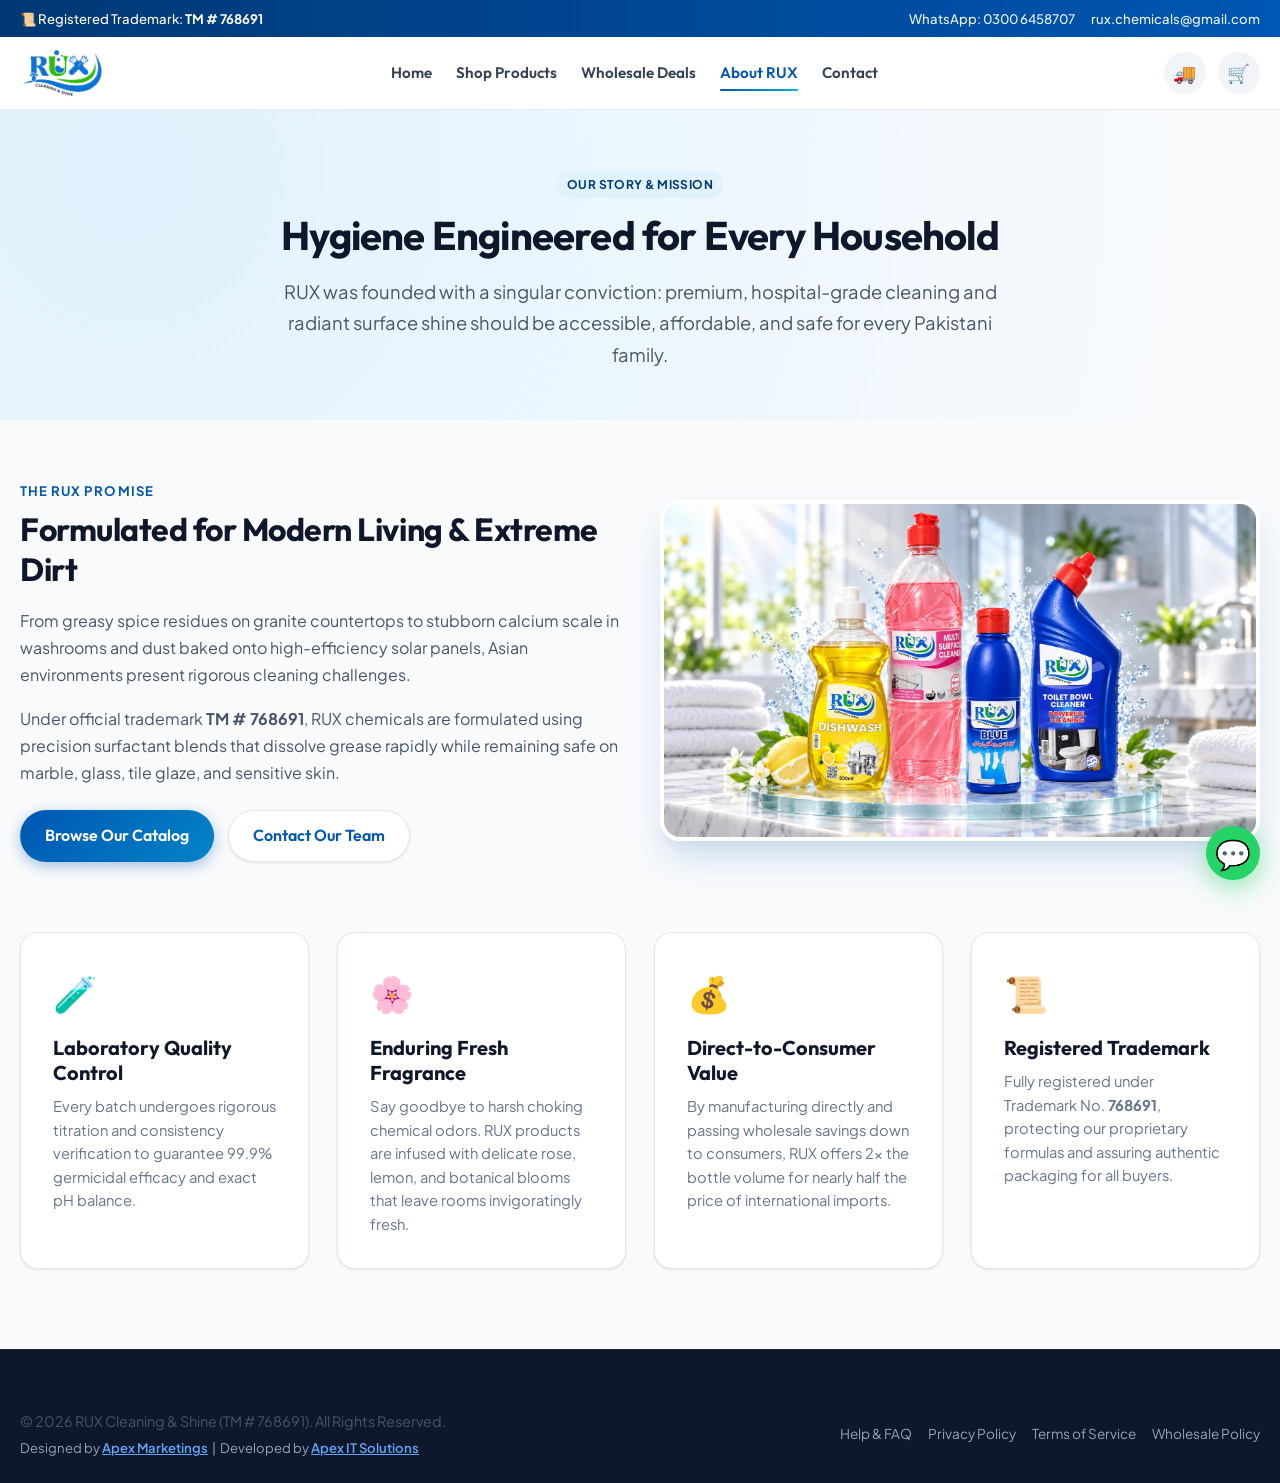
<file: about.html>
<!DOCTYPE html>
<html lang="en">
<head>
  <meta charset="UTF-8">
  <meta name="viewport" content="width=device-width, initial-scale=1.0">
  <title>About Us | RUX Cleaning & Shine - TM # 768691</title>
  <meta name="description" content="Discover RUX Cleaning & Shine: Our mission, laboratory testing standards, registered trademark TM # 768691, and commitment to sparkling household cleanliness.">
  <link rel="icon" type="image/png" href="assets/images/rux-logo.png">
  <link rel="stylesheet" href="assets/css/rux-main.css">
  <meta name="geo.region" content="PK">
  <meta name="geo.placename" content="Pakistan">
</head>
<body>

  <!-- Top Bar -->
  <div class="top-bar">
    <div class="container top-bar-content">
      <div><span>📜 Registered Trademark: <strong>TM # 768691</strong></span></div>
      <div class="top-bar-right">
        <a href="https://wa.me/923006458707" class="top-bar-link" target="_blank" rel="noopener">WhatsApp: 0300 6458707</a>
        <a href="mailto:rux.chemicals@gmail.com" class="top-bar-link">rux.chemicals@gmail.com</a>
      </div>
    </div>
  </div>

  <!-- Main Header -->
  <header class="main-header">
    <div class="container header-container">
      <a href="index.html" class="logo-wrap">
        <img src="assets/images/rux-logo.png" alt="RUX Logo" class="logo-img">
      </a>
      <nav class="nav-links">
        <a href="index.html" class="nav-link">Home</a>
        <a href="shop.html" class="nav-link">Shop Products</a>
        <a href="index.html#wholesale" class="nav-link">Wholesale Deals</a>
        <a href="about.html" class="nav-link active">About RUX</a>
        <a href="contact.html" class="nav-link">Contact</a>
      </nav>
      <div class="header-actions">
        <a href="track.html" class="header-btn" title="Track Order">🚚</a>
        <button class="header-btn open-cart-drawer" title="Shopping Cart">
          🛒
          <span class="cart-counter" style="display: none;">0</span>
        </button>
        <button class="mobile-menu-toggle" id="mobileMenuToggle" aria-label="Toggle navigation">☰</button>
      </div>
    </div>
    <div class="mobile-nav-panel" id="mobileNav">
      <div class="mobile-nav-links">
        <a href="index.html">Home</a>
        <a href="shop.html">Shop All Products</a>
        <a href="index.html#wholesale">Wholesale & Cartons</a>
        <a href="about.html" style="color: var(--rux-blue);">About Us</a>
        <a href="contact.html">Contact Us</a>
        <a href="track.html">Track Order</a>
        <a href="faq.html">Help & FAQ</a>
      </div>
    </div>
  </header>

  <!-- About Hero -->
  <div style="background: radial-gradient(circle at 10% 20%, #e0f2fe 0%, #f8fafc 90%); padding: 60px 0 50px;">
    <div class="container" style="text-align: center; max-width: 800px;">
      <span class="badge badge-primary" style="margin-bottom: 12px;">OUR STORY & MISSION</span>
      <h1 style="font-size: 2.5rem; margin-bottom: 16px;">Hygiene Engineered for Every Household</h1>
      <p style="font-size: 1.15rem; color: #475569; line-height: 1.7;">
        RUX was founded with a singular conviction: premium, hospital-grade cleaning and radiant surface shine should be accessible, affordable, and safe for every Pakistani family.
      </p>
    </div>
  </div>

  <!-- About Main Details -->
  <main class="container" style="padding: 60px 20px 80px;">
    <div style="display: grid; grid-template-columns: repeat(auto-fit, minmax(300px, 1fr)); gap: 40px; align-items: center; margin-bottom: 70px;">
      <div>
        <span class="section-subtitle">THE RUX PROMISE</span>
        <h2 style="font-size: 2rem; margin-bottom: 18px;">Formulated for Modern Living & Extreme Dirt</h2>
        <p style="color: #475569; line-height: 1.7; margin-bottom: 16px;">
          From greasy spice residues on granite countertops to stubborn calcium scale in washrooms and dust baked onto high-efficiency solar panels, Asian environments present rigorous cleaning challenges.
        </p>
        <p style="color: #475569; line-height: 1.7; margin-bottom: 24px;">
          Under official trademark <strong>TM # 768691</strong>, RUX chemicals are formulated using precision surfactant blends that dissolve grease rapidly while remaining safe on marble, glass, tile glaze, and sensitive skin.
        </p>
        <div style="display: flex; gap: 14px; flex-wrap: wrap;">
          <a href="shop.html" class="btn btn-primary">Browse Our Catalog</a>
          <a href="contact.html" class="btn btn-secondary">Contact Our Team</a>
        </div>
      </div>
      <div>
        <img src="assets/images/rux-hero-banner.webp" alt="RUX Brand Environment" style="border-radius: 20px; box-shadow: var(--shadow-xl); border: 4px solid #fff;">
      </div>
    </div>

    <!-- Pillars Grid -->
    <div style="display: grid; grid-template-columns: repeat(auto-fit, minmax(260px, 1fr)); gap: 28px;">
      <div style="background: #ffffff; padding: 32px; border-radius: 18px; border: 1px solid #e2e8f0; box-shadow: var(--shadow-sm);">
        <div style="font-size: 2.2rem; margin-bottom: 14px;">🧪</div>
        <h3 style="font-size: 1.25rem; margin-bottom: 10px;">Laboratory Quality Control</h3>
        <p style="font-size: 0.92rem; color: #64748b; line-height: 1.6;">
          Every batch undergoes rigorous titration and consistency verification to guarantee 99.9% germicidal efficacy and exact pH balance.
        </p>
      </div>

      <div style="background: #ffffff; padding: 32px; border-radius: 18px; border: 1px solid #e2e8f0; box-shadow: var(--shadow-sm);">
        <div style="font-size: 2.2rem; margin-bottom: 14px;">🌸</div>
        <h3 style="font-size: 1.25rem; margin-bottom: 10px;">Enduring Fresh Fragrance</h3>
        <p style="font-size: 0.92rem; color: #64748b; line-height: 1.6;">
          Say goodbye to harsh choking chemical odors. RUX products are infused with delicate rose, lemon, and botanical blooms that leave rooms invigoratingly fresh.
        </p>
      </div>

      <div style="background: #ffffff; padding: 32px; border-radius: 18px; border: 1px solid #e2e8f0; box-shadow: var(--shadow-sm);">
        <div style="font-size: 2.2rem; margin-bottom: 14px;">💰</div>
        <h3 style="font-size: 1.25rem; margin-bottom: 10px;">Direct-to-Consumer Value</h3>
        <p style="font-size: 0.92rem; color: #64748b; line-height: 1.6;">
          By manufacturing directly and passing wholesale savings down to consumers, RUX offers 2x the bottle volume for nearly half the price of international imports.
        </p>
      </div>

      <div style="background: #ffffff; padding: 32px; border-radius: 18px; border: 1px solid #e2e8f0; box-shadow: var(--shadow-sm);">
        <div style="font-size: 2.2rem; margin-bottom: 14px;">📜</div>
        <h3 style="font-size: 1.25rem; margin-bottom: 10px;">Registered Trademark</h3>
        <p style="font-size: 0.92rem; color: #64748b; line-height: 1.6;">
          Fully registered under Trademark No. <strong>768691</strong>, protecting our proprietary formulas and assuring authentic packaging for all buyers.
        </p>
      </div>
    </div>
  </main>

  <!-- Floating WhatsApp Quick Button -->
  <a href="https://wa.me/923006458707?text=Hello%20RUX%20Team%2C%20I%20have%20an%20inquiry%20about%20your%20products" class="floating-whatsapp" target="_blank" rel="noopener" title="Chat with RUX on WhatsApp">
    💬
  </a>

  <footer class="main-footer">
    <div class="container" style="display: flex; justify-content: space-between; align-items: center; flex-wrap: wrap; gap: 16px;">
      <div>
        <p>© <span class="current-year">2026</span> RUX Cleaning & Shine (TM # 768691). All Rights Reserved.</p>
        <p style="margin: 4px 0 0 0; font-size: 0.82rem; color: #94a3b8;">Designed by <a href="https://apexmarketings.com/" target="_blank" rel="noopener" style="color: #60a5fa; text-decoration: underline; font-weight: 600;">Apex Marketings</a> &nbsp;|&nbsp; Developed by <a href="https://www.apexitsolutions.co/" target="_blank" rel="noopener" style="color: #60a5fa; text-decoration: underline; font-weight: 600;">Apex IT Solutions</a></p>
      </div>
      <div style="display: flex; gap: 16px; font-size: 0.85rem;">
        <a href="faq.html">Help & FAQ</a>
        <a href="privacy.html">Privacy Policy</a>
        <a href="terms.html">Terms of Service</a>
        <a href="contact.html">Wholesale Policy</a>
      </div>
    </div>
  </footer>

  <script src="assets/js/rux-store.js"></script>
  <script src="assets/js/rux-effects.js"></script>
</body>
</html>
</file>
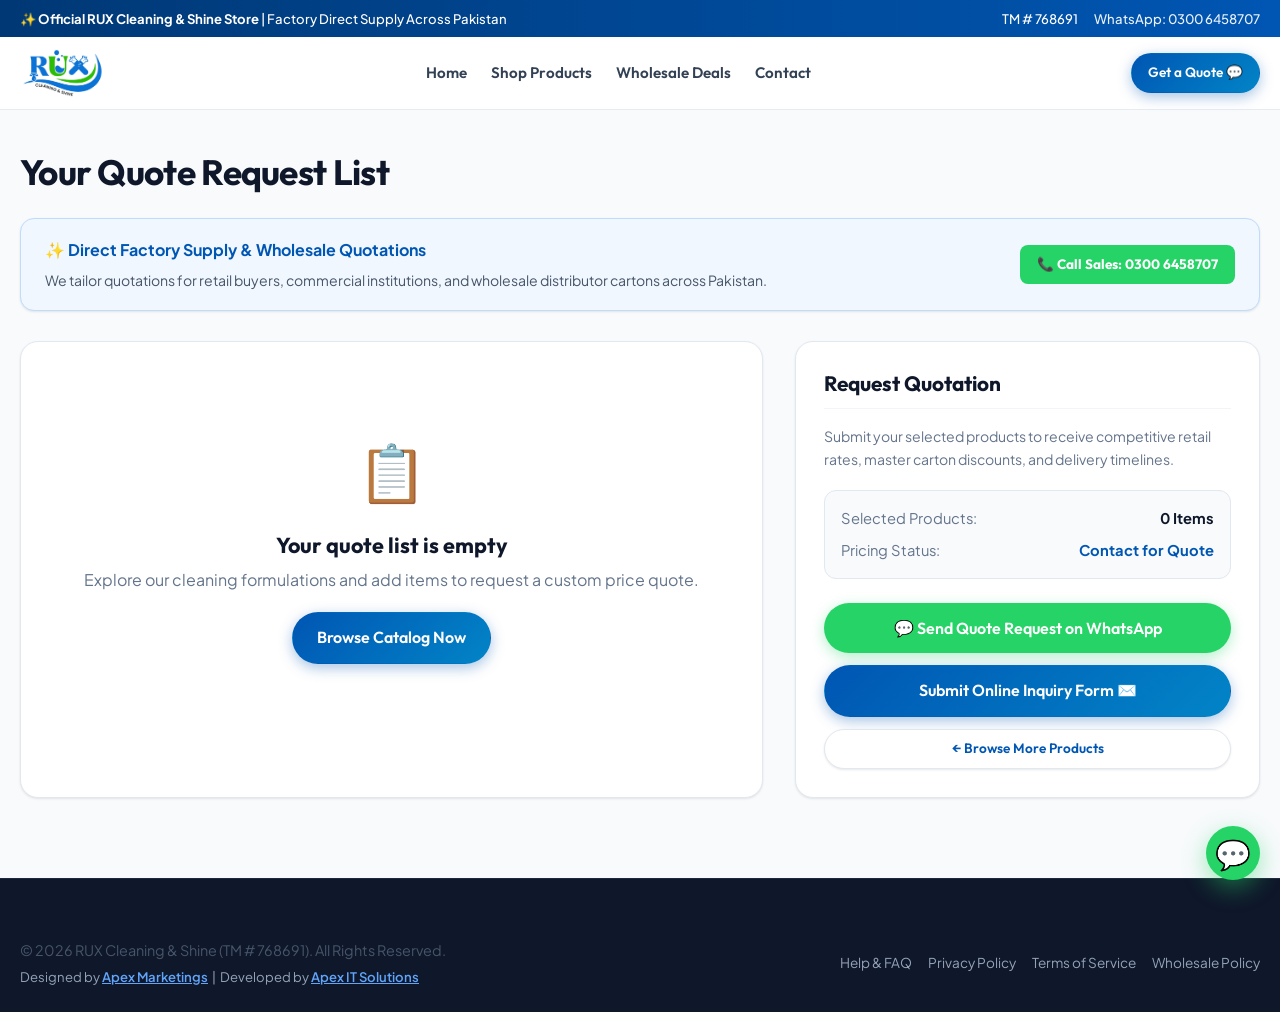
<file: cart.html>
<!DOCTYPE html>
<html lang="en">
<head>
  <meta charset="UTF-8">
  <meta name="viewport" content="width=device-width, initial-scale=1.0">
  <title>Your Quote Request List | RUX Cleaning & Shine</title>
  <meta name="description" content="Review your selected RUX cleaning products and submit for a direct factory retail or wholesale price quote.">
  <link rel="icon" type="image/png" href="assets/images/rux-logo.png">
  <link rel="stylesheet" href="assets/css/rux-main.css">
  <meta name="geo.region" content="PK">
  <meta name="geo.placename" content="Pakistan">
</head>
<body>

  <!-- Top Bar -->
  <div class="top-bar">
    <div class="container top-bar-content">
      <div><span>✨ <strong>Official RUX Cleaning & Shine Store</strong> | Factory Direct Supply Across Pakistan</span></div>
      <div class="top-bar-right">
        <span>TM # 768691</span>
        <a href="https://wa.me/923006458707" class="top-bar-link" target="_blank" rel="noopener">WhatsApp: 0300 6458707</a>
      </div>
    </div>
  </div>

  <!-- Header -->
  <header class="main-header">
    <div class="container header-container">
      <a href="index.html" class="logo-wrap">
        <img src="assets/images/rux-logo.png" alt="RUX Logo" class="logo-img">
      </a>
      <nav class="nav-links">
        <a href="index.html" class="nav-link">Home</a>
        <a href="shop.html" class="nav-link">Shop Products</a>
        <a href="index.html#wholesale" class="nav-link">Wholesale Deals</a>
        <a href="contact.html" class="nav-link">Contact</a>
      </nav>
      <div class="header-actions">
        <a href="contact.html" class="btn btn-primary btn-sm">Get a Quote 💬</a>
        <button class="mobile-menu-toggle" id="mobileMenuToggle" aria-label="Toggle navigation">☰</button>
      </div>
    </div>
    <div class="mobile-nav-panel" id="mobileNav">
      <div class="mobile-nav-links">
        <a href="index.html">Home</a>
        <a href="shop.html">Shop All Products</a>
        <a href="index.html#wholesale">Wholesale & Cartons</a>
        <a href="about.html">About Us</a>
        <a href="contact.html">Contact Us</a>
        <a href="track.html">Track Order</a>
        <a href="faq.html">Help & FAQ</a>
      </div>
    </div>
  </header>

  <!-- Main Quote List Section -->
  <main class="container" style="padding: 40px 20px 80px;">
    <h1 style="font-size: 2.2rem; margin-bottom: 24px;">Your Quote Request List</h1>

    <!-- Dispatch Banner -->
    <div style="background: #f0f7ff; border: 1px solid #bfdbfe; border-radius: 14px; padding: 18px 24px; margin-bottom: 30px; box-shadow: var(--shadow-sm); display: flex; align-items: center; justify-content: space-between; flex-wrap: wrap; gap: 12px;">
      <div>
        <strong style="color: #0056b3; font-size: 1rem; display: block; margin-bottom: 4px;">✨ Direct Factory Supply & Wholesale Quotations</strong>
        <span style="font-size: 0.88rem; color: #475569;">We tailor quotations for retail buyers, commercial institutions, and wholesale distributor cartons across Pakistan.</span>
      </div>
      <a href="https://wa.me/923006458707" target="_blank" rel="noopener" class="btn btn-sm" style="background: #25d366; color: #fff; font-weight: 700; text-decoration: none; padding: 8px 16px; border-radius: 8px;">
        📞 Call Sales: 0300 6458707
      </a>
    </div>

    <div style="display: grid; grid-template-columns: 1fr; gap: 32px;" id="cartPageGrid">
      <style>
        @media (min-width: 992px) {
          #cartPageGrid {
            grid-template-columns: 1.6fr 1fr !important;
          }
        }
      </style>

      <!-- Cart Items Table / List -->
      <div style="background: #ffffff; border-radius: 18px; border: 1px solid #e2e8f0; padding: 24px; box-shadow: var(--shadow-sm);" id="cartListContainer">
        <!-- Injected via JavaScript -->
      </div>

      <!-- Quote Request Action Card -->
      <aside style="background: #ffffff; border-radius: 18px; border: 1px solid #e2e8f0; padding: 28px; box-shadow: var(--shadow-sm); height: fit-content;">
        <h3 style="font-size: 1.3rem; margin-bottom: 16px; padding-bottom: 12px; border-bottom: 1px solid #f1f5f9;">Request Quotation</h3>
        <p style="font-size: 0.88rem; color: #64748b; line-height: 1.6; margin-bottom: 20px;">
          Submit your selected products to receive competitive retail rates, master carton discounts, and delivery timelines.
        </p>

        <div style="background: #f8fafc; border: 1px solid #e2e8f0; border-radius: 12px; padding: 16px; margin-bottom: 24px;">
          <div style="display: flex; justify-content: space-between; font-size: 0.92rem; margin-bottom: 8px;">
            <span style="color: #64748b;">Selected Products:</span>
            <strong id="summaryItemCount" style="color: #0f172a;">0 Items</strong>
          </div>
          <div style="display: flex; justify-content: space-between; font-size: 0.92rem;">
            <span style="color: #64748b;">Pricing Status:</span>
            <strong style="color: #0056b3;">Contact for Quote</strong>
          </div>
        </div>

        <div style="display: flex; flex-direction: column; gap: 12px;">
          <button class="btn btn-whatsapp btn-full btn-lg" onclick="ruxStore.submitWhatsAppQuoteRequest()">
            <span>💬 Send Quote Request on WhatsApp</span>
          </button>
          <a href="checkout.html" class="btn btn-primary btn-full">
            Submit Online Inquiry Form ✉️
          </a>
          <a href="shop.html" class="btn btn-secondary btn-full btn-sm">
            ← Browse More Products
          </a>
        </div>
      </aside>
    </div>
  </main>

  <!-- Floating WhatsApp Quick Button -->
  <a href="https://wa.me/923006458707?text=Hello%20RUX%20Team%2C%20I%20have%20an%20inquiry%20about%20your%20products" class="floating-whatsapp" target="_blank" rel="noopener" title="Chat with RUX on WhatsApp">
    💬
  </a>

  <footer class="main-footer">
    <div class="container" style="display: flex; justify-content: space-between; align-items: center; flex-wrap: wrap; gap: 16px;">
      <div>
        <p>© <span class="current-year">2026</span> RUX Cleaning & Shine (TM # 768691). All Rights Reserved.</p>
        <p style="margin: 4px 0 0 0; font-size: 0.82rem; color: #94a3b8;">Designed by <a href="https://apexmarketings.com/" target="_blank" rel="noopener" style="color: #60a5fa; text-decoration: underline; font-weight: 600;">Apex Marketings</a> &nbsp;|&nbsp; Developed by <a href="https://www.apexitsolutions.co/" target="_blank" rel="noopener" style="color: #60a5fa; text-decoration: underline; font-weight: 600;">Apex IT Solutions</a></p>
      </div>
      <div style="display: flex; gap: 16px; font-size: 0.85rem;">
        <a href="faq.html">Help & FAQ</a>
        <a href="privacy.html">Privacy Policy</a>
        <a href="terms.html">Terms of Service</a>
        <a href="contact.html">Wholesale Policy</a>
      </div>
    </div>
  </footer>

  <script src="assets/js/rux-store.js"></script>
  <script src="assets/js/rux-effects.js"></script>
  <script>
    document.addEventListener("DOMContentLoaded", () => {
      const listContainer = document.getElementById("cartListContainer");
      const summaryItemCount = document.getElementById("summaryItemCount");

      function renderCartPage() {
        const totals = ruxStore.getTotals();

        if (ruxStore.cart.length === 0) {
          listContainer.innerHTML = `
            <div style="text-align: center; padding: 60px 20px;">
              <div style="font-size: 3.5rem; margin-bottom: 16px;">📋</div>
              <h3>Your quote list is empty</h3>
              <p style="color: #64748b; margin-top: 8px;">Explore our cleaning formulations and add items to request a custom price quote.</p>
              <a href="shop.html" class="btn btn-primary" style="margin-top: 20px;">Browse Catalog Now</a>
            </div>
          `;
          if (summaryItemCount) summaryItemCount.textContent = "0 Items";
        } else {
          listContainer.innerHTML = `
            <h3 style="font-size: 1.25rem; margin-bottom: 20px; padding-bottom: 10px; border-bottom: 1px solid #f1f5f9;">
              Selected Items for Quotation (${totals.itemCount})
            </h3>
            <div style="display: flex; flex-direction: column; gap: 16px;">
              ${ruxStore.cart.map((item, idx) => `
                <div style="display: flex; align-items: center; gap: 16px; padding: 14px; border: 1px solid #e2e8f0; border-radius: 12px; flex-wrap: wrap;">
                  <img src="${item.image}" alt="${item.productName}" style="width: 70px; height: 70px; object-fit: contain; border-radius: 8px; background: #f8fafc; padding: 4px;">
                  <div style="flex-grow: 1; min-width: 180px;">
                    <a href="product.html?id=${item.productId}" style="font-weight: 700; font-size: 1rem; color: #0f172a;">${item.productName}</a>
                    <div style="font-size: 0.8rem; color: #64748b; margin-top: 2px;">Variant / Size: <strong>${item.variantLabel}</strong></div>
                    <div style="font-size: 0.85rem; color: var(--rux-blue); font-weight: 700; margin-top: 4px;">Pricing: Contact for Quote</div>
                  </div>
                  <div style="display: flex; align-items: center; gap: 14px;">
                    <div class="cart-qty-ctrl">
                      <button class="qty-btn" onclick="ruxStore.updateQuantity(${idx}, -1); renderCartPage();">-</button>
                      <span class="qty-val">${item.quantity}</span>
                      <button class="qty-btn" onclick="ruxStore.updateQuantity(${idx}, 1); renderCartPage();">+</button>
                    </div>
                    <button onclick="ruxStore.removeFromCart(${idx}); renderCartPage();" style="color: #94a3b8; font-size: 1.1rem; padding: 4px; border: none; background: transparent; cursor: pointer;" title="Remove">✕</button>
                  </div>
                </div>
              `).join("")}
            </div>
            <div style="margin-top: 20px; display: flex; justify-content: space-between; align-items: center;">
              <button onclick="ruxStore.clearCart(); renderCartPage();" style="color: #e11d48; font-size: 0.85rem; font-weight: 600; border: none; background: transparent; cursor: pointer;">
                🗑️ Clear Entire List
              </button>
            </div>
          `;
          if (summaryItemCount) summaryItemCount.textContent = `${totals.itemCount} Item(s)`;
        }
      }

      renderCartPage();
    });
  </script>
</body>
</html>
</file>
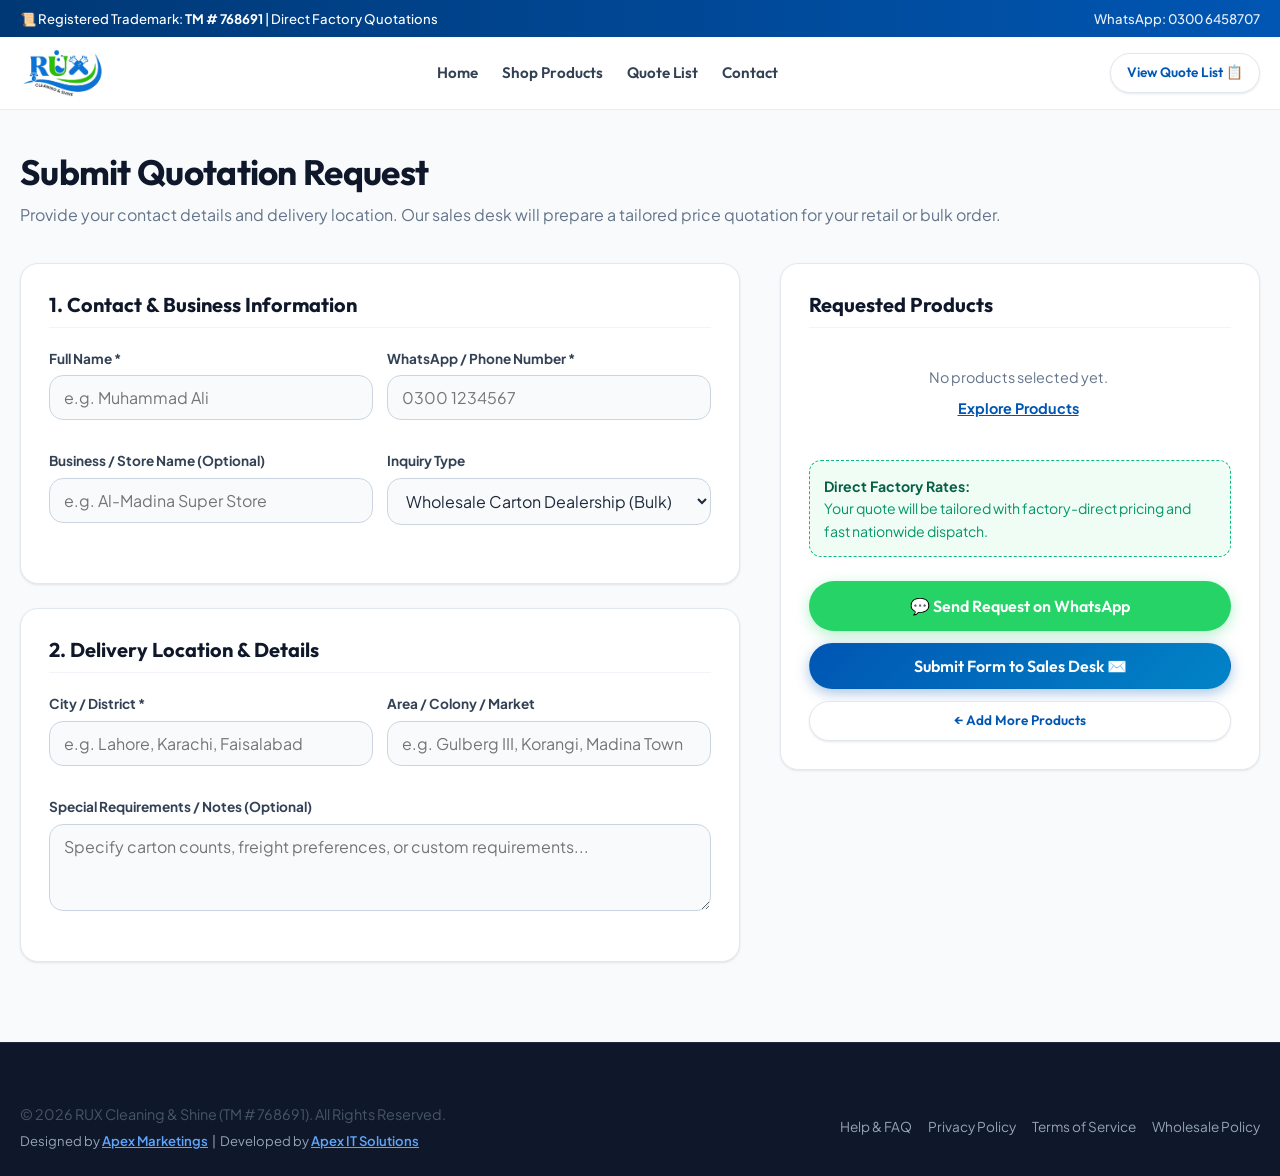
<file: checkout.html>
<!DOCTYPE html>
<html lang="en">
<head>
  <meta charset="UTF-8">
  <meta name="viewport" content="width=device-width, initial-scale=1.0">
  <title>Submit Quotation Request | RUX Cleaning & Shine</title>
  <meta name="description" content="Submit your details for official RUX Cleaning & Shine retail or wholesale carton quotation and dispatch across Pakistan.">
  <link rel="icon" type="image/png" href="assets/images/rux-logo.png">
  <link rel="stylesheet" href="assets/css/rux-main.css">
  <meta name="geo.region" content="PK">
  <meta name="geo.placename" content="Pakistan">
</head>
<body>

  <!-- Top Bar -->
  <div class="top-bar">
    <div class="container top-bar-content">
      <div><span>📜 Registered Trademark: <strong>TM # 768691</strong> | Direct Factory Quotations</span></div>
      <div class="top-bar-right">
        <a href="https://wa.me/923006458707" class="top-bar-link" target="_blank" rel="noopener">WhatsApp: 0300 6458707</a>
      </div>
    </div>
  </div>

  <!-- Header -->
  <header class="main-header">
    <div class="container header-container">
      <a href="index.html" class="logo-wrap">
        <img src="assets/images/rux-logo.png" alt="RUX Logo" class="logo-img">
      </a>
      <nav class="nav-links">
        <a href="index.html" class="nav-link">Home</a>
        <a href="shop.html" class="nav-link">Shop Products</a>
        <a href="cart.html" class="nav-link">Quote List</a>
        <a href="contact.html" class="nav-link">Contact</a>
      </nav>
      <div class="header-actions">
        <a href="cart.html" class="btn btn-secondary btn-sm">View Quote List 📋</a>
        <button class="mobile-menu-toggle" id="mobileMenuToggle" aria-label="Toggle navigation">☰</button>
      </div>
    </div>
    <div class="mobile-nav-panel" id="mobileNav">
      <div class="mobile-nav-links">
        <a href="index.html">Home</a>
        <a href="shop.html">Shop All Products</a>
        <a href="index.html#wholesale">Wholesale & Cartons</a>
        <a href="cart.html">View Quote List</a>
        <a href="contact.html">Contact Us</a>
        <a href="track.html">Track Order</a>
        <a href="faq.html">Help & FAQ</a>
      </div>
    </div>
  </header>

  <!-- Main Quotation Submission Section -->
  <main class="container" style="padding: 40px 20px 80px;">
    <h1 style="font-size: 2.2rem; margin-bottom: 8px;">Submit Quotation Request</h1>
    <p style="color: #64748b; margin-bottom: 35px;">
      Provide your contact details and delivery location. Our sales desk will prepare a tailored price quotation for your retail or bulk order.
    </p>

    <div style="display: grid; grid-template-columns: 1fr; gap: 40px;" id="checkoutLayout">
      <style>
        @media (min-width: 992px) {
          #checkoutLayout {
            grid-template-columns: 1.5fr 1fr !important;
          }
        }
      </style>

      <!-- Customer Details Form -->
      <div id="checkoutFormSection">
        <div style="background: #ffffff; border-radius: 18px; border: 1px solid #e2e8f0; padding: 28px; box-shadow: var(--shadow-sm); margin-bottom: 24px;">
          <h3 style="font-size: 1.25rem; margin-bottom: 20px; padding-bottom: 10px; border-bottom: 1px solid #f1f5f9;">
            1. Contact & Business Information
          </h3>

          <div class="form-row cols-2">
            <div class="calc-form-group">
              <label class="calc-label" for="custName">Full Name *</label>
              <input type="text" id="custName" class="form-control" placeholder="e.g. Muhammad Ali" required>
            </div>
            <div class="calc-form-group">
              <label class="calc-label" for="custPhone">WhatsApp / Phone Number *</label>
              <input type="tel" id="custPhone" class="form-control" placeholder="0300 1234567" required>
            </div>
          </div>

          <div class="form-row cols-2">
            <div class="calc-form-group">
              <label class="calc-label" for="custCompany">Business / Store Name (Optional)</label>
              <input type="text" id="custCompany" class="form-control" placeholder="e.g. Al-Madina Super Store">
            </div>
            <div class="calc-form-group">
              <label class="calc-label" for="custType">Inquiry Type</label>
              <select id="custType" class="form-control">
                <option value="Wholesale Carton Dealership">Wholesale Carton Dealership (Bulk)</option>
                <option value="Commercial / Facility Supply">Commercial / Facility Supply (Hospital / Hotel)</option>
                <option value="Retail Consumer Order">Retail Consumer Order</option>
              </select>
            </div>
          </div>
        </div>

        <div style="background: #ffffff; border-radius: 18px; border: 1px solid #e2e8f0; padding: 28px; box-shadow: var(--shadow-sm);">
          <h3 style="font-size: 1.25rem; margin-bottom: 20px; padding-bottom: 10px; border-bottom: 1px solid #f1f5f9;">
            2. Delivery Location & Details
          </h3>

          <div class="form-row cols-2">
            <div class="calc-form-group">
              <label class="calc-label" for="custCity">City / District *</label>
              <input type="text" id="custCity" class="form-control" placeholder="e.g. Lahore, Karachi, Faisalabad" required>
            </div>
            <div class="calc-form-group">
              <label class="calc-label" for="custArea">Area / Colony / Market</label>
              <input type="text" id="custArea" class="form-control" placeholder="e.g. Gulberg III, Korangi, Madina Town">
            </div>
          </div>

          <div class="calc-form-group" style="margin-top: 14px;">
            <label class="calc-label" for="custNotes">Special Requirements / Notes (Optional)</label>
            <textarea id="custNotes" class="form-control" rows="3" placeholder="Specify carton counts, freight preferences, or custom requirements..."></textarea>
          </div>
        </div>
      </div>

      <!-- Items Review Sidebar -->
      <aside>
        <div style="background: #ffffff; border-radius: 18px; border: 1px solid #e2e8f0; padding: 28px; box-shadow: var(--shadow-sm); position: sticky; top: 90px;">
          <h3 style="font-size: 1.25rem; margin-bottom: 18px; padding-bottom: 10px; border-bottom: 1px solid #f1f5f9;">Requested Products</h3>

          <div id="checkoutItemsList" style="display: flex; flex-direction: column; gap: 12px; max-height: 280px; overflow-y: auto; margin-bottom: 20px; padding-right: 4px;">
            <!-- Injected via JavaScript -->
          </div>

          <div style="background: #f0fdf4; border: 1.5px dashed #10b981; border-radius: 12px; padding: 14px; margin-bottom: 24px; font-size: 0.88rem;">
            <strong style="color: #065f46;">Direct Factory Rates:</strong><br>
            <span style="color: #059669;">Your quote will be tailored with factory-direct pricing and fast nationwide dispatch.</span>
          </div>

          <div style="display: flex; flex-direction: column; gap: 12px;">
            <button class="btn btn-whatsapp btn-full btn-lg" id="submitWhatsAppQuoteBtn">
              💬 Send Request on WhatsApp
            </button>
            <button class="btn btn-primary btn-full" id="submitFormQuoteBtn">
              Submit Form to Sales Desk ✉️
            </button>
            <a href="shop.html" class="btn btn-secondary btn-full btn-sm">
              ← Add More Products
            </a>
          </div>

          <div id="quoteSubmitAlert" style="display: none; margin-top: 16px; padding: 14px; border-radius: 10px; background: #ecfdf5; border: 1px solid #10b981; color: #065f46; font-size: 0.88rem; text-align: center;">
            ✓ <strong>Quotation Request Received!</strong><br>Our sales desk will contact your WhatsApp within 2-4 hours.
          </div>
        </div>
      </aside>
    </div>
  </main>

  <footer class="main-footer">
    <div class="container" style="display: flex; justify-content: space-between; align-items: center; flex-wrap: wrap; gap: 16px;">
      <div>
        <p>© <span class="current-year">2026</span> RUX Cleaning & Shine (TM # 768691). All Rights Reserved.</p>
        <p style="margin: 4px 0 0 0; font-size: 0.82rem; color: #94a3b8;">Designed by <a href="https://apexmarketings.com/" target="_blank" rel="noopener" style="color: #60a5fa; text-decoration: underline; font-weight: 600;">Apex Marketings</a> &nbsp;|&nbsp; Developed by <a href="https://www.apexitsolutions.co/" target="_blank" rel="noopener" style="color: #60a5fa; text-decoration: underline; font-weight: 600;">Apex IT Solutions</a></p>
      </div>
      <div style="display: flex; gap: 16px; font-size: 0.85rem;">
        <a href="faq.html">Help & FAQ</a>
        <a href="privacy.html">Privacy Policy</a>
        <a href="terms.html">Terms of Service</a>
        <a href="contact.html">Wholesale Policy</a>
      </div>
    </div>
  </footer>

  <script src="assets/js/rux-store.js"></script>
  <script src="assets/js/rux-effects.js"></script>
  <script>
    document.addEventListener("DOMContentLoaded", () => {
      const itemsList = document.getElementById("checkoutItemsList");
      const submitWhatsAppBtn = document.getElementById("submitWhatsAppQuoteBtn");
      const submitFormBtn = document.getElementById("submitFormQuoteBtn");
      const alertBox = document.getElementById("quoteSubmitAlert");

      function renderItems() {
        if (!ruxStore.cart || ruxStore.cart.length === 0) {
          itemsList.innerHTML = `
            <div style="text-align: center; padding: 20px; color: #64748b; font-size: 0.9rem;">
              No products selected yet.<br>
              <a href="shop.html" style="color: var(--rux-blue); font-weight: 700; text-decoration: underline; display: inline-block; margin-top: 8px;">Explore Products</a>
            </div>
          `;
          return;
        }

        itemsList.innerHTML = ruxStore.cart.map(item => `
          <div style="display: flex; gap: 10px; align-items: center; padding-bottom: 10px; border-bottom: 1px solid #f1f5f9;">
            <img src="${item.image}" style="width: 44px; height: 44px; border-radius: 6px; object-fit: contain; background: #f8fafc; padding: 2px;">
            <div style="flex-grow: 1; font-size: 0.85rem;">
              <strong style="color: #0f172a; display: block;">${item.productName}</strong>
              <span style="color: #64748b; font-size: 0.78rem;">${item.variantLabel} • Qty: ${item.quantity}</span>
            </div>
            <span style="font-size: 0.78rem; font-weight: 700; color: var(--rux-blue);">Rate on Quote</span>
          </div>
        `).join("");
      }

      function getFormData() {
        return {
          name: document.getElementById("custName").value.trim(),
          phone: document.getElementById("custPhone").value.trim(),
          company: document.getElementById("custCompany").value.trim(),
          type: document.getElementById("custType").value,
          city: document.getElementById("custCity").value.trim(),
          area: document.getElementById("custArea").value.trim(),
          notes: document.getElementById("custNotes").value.trim()
        };
      }

      submitWhatsAppBtn.addEventListener("click", () => {
        const data = getFormData();
        if (!data.name || !data.phone) {
          ruxStore.showToast("Please enter your Name and Phone Number.");
          document.getElementById("custName").focus();
          return;
        }

        let msg = `*PRICE QUOTATION REQUEST - RUX CLEANING & SHINE*\n`;
        msg += `Official Trademark: TM # 768691\n\n`;
        msg += `*Client Details:*\n`;
        msg += `Name: ${data.name}\n`;
        msg += `Phone: ${data.phone}\n`;
        if (data.company) msg += `Business: ${data.company}\n`;
        msg += `Inquiry Type: ${data.type}\n`;
        msg += `City: ${data.city || "Pakistan"}\n`;
        if (data.area) msg += `Area: ${data.area}\n`;
        if (data.notes) msg += `Notes: ${data.notes}\n`;

        msg += `\n*Requested Items:*\n`;
        if (ruxStore.cart && ruxStore.cart.length > 0) {
          ruxStore.cart.forEach((item, i) => {
            msg += `${i + 1}. ${item.productName} [${item.variantLabel}] - Qty: ${item.quantity}\n`;
          });
        } else {
          msg += `(General catalog price quote request)\n`;
        }

        msg += `\nHello, please provide current factory wholesale/retail quotation and dispatch timelines.`;
        window.open(`https://wa.me/923006458707?text=${encodeURIComponent(msg)}`, "_blank");
      });

      submitFormBtn.addEventListener("click", () => {
        const data = getFormData();
        if (!data.name || !data.phone) {
          ruxStore.showToast("Please enter your Name and Phone Number.");
          document.getElementById("custName").focus();
          return;
        }

        alertBox.style.display = "block";
        alertBox.scrollIntoView({ behavior: "smooth" });
        ruxStore.showToast("Quotation request submitted! We will contact you shortly.");
      });

      renderItems();
    });
  </script>
</body>
</html>
</file>
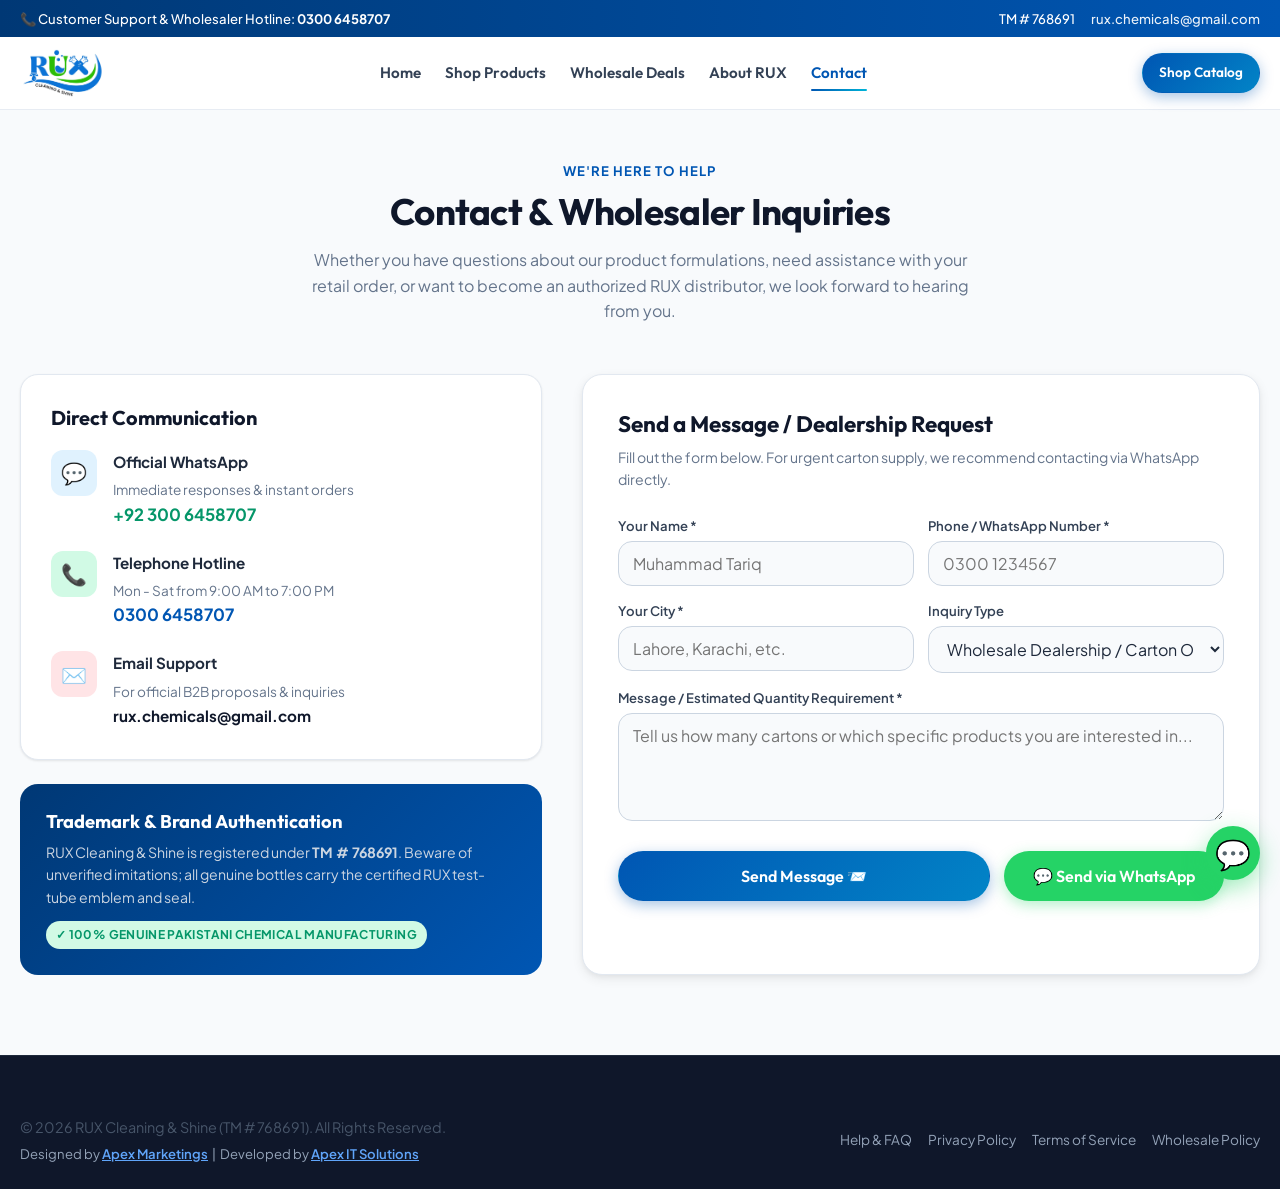
<file: contact.html>
<!DOCTYPE html>
<html lang="en">
<head>
  <meta charset="UTF-8">
  <meta name="viewport" content="width=device-width, initial-scale=1.0">
  <title>Contact Us & Wholesale Inquiries | RUX Cleaning & Shine</title>
  <meta name="description" content="Get in touch with RUX Cleaning & Shine (TM # 768691). Order inquiries, customer support, and wholesale dealership applications.">
  <link rel="icon" type="image/png" href="assets/images/rux-logo.png">
  <link rel="stylesheet" href="assets/css/rux-main.css">
  <meta name="geo.region" content="PK">
  <meta name="geo.placename" content="Pakistan">
</head>
<body>

  <!-- Top Bar -->
  <div class="top-bar">
    <div class="container top-bar-content">
      <div><span>📞 Customer Support & Wholesaler Hotline: <strong>0300 6458707</strong></span></div>
      <div class="top-bar-right">
        <span>TM # 768691</span>
        <a href="mailto:rux.chemicals@gmail.com" class="top-bar-link">rux.chemicals@gmail.com</a>
      </div>
    </div>
  </div>

  <!-- Header -->
  <header class="main-header">
    <div class="container header-container">
      <a href="index.html" class="logo-wrap">
        <img src="assets/images/rux-logo.png" alt="RUX Logo" class="logo-img">
      </a>
      <nav class="nav-links">
        <a href="index.html" class="nav-link">Home</a>
        <a href="shop.html" class="nav-link">Shop Products</a>
        <a href="index.html#wholesale" class="nav-link">Wholesale Deals</a>
        <a href="about.html" class="nav-link">About RUX</a>
        <a href="contact.html" class="nav-link active">Contact</a>
      </nav>
      <div class="header-actions">
        <a href="shop.html" class="btn btn-primary btn-sm">Shop Catalog</a>
        <button class="mobile-menu-toggle" id="mobileMenuToggle" aria-label="Toggle navigation">☰</button>
      </div>
    </div>
    <div class="mobile-nav-panel" id="mobileNav">
      <div class="mobile-nav-links">
        <a href="index.html">Home</a>
        <a href="shop.html">Shop All Products</a>
        <a href="index.html#wholesale">Wholesale & Cartons</a>
        <a href="about.html">About Us</a>
        <a href="contact.html" style="color: var(--rux-blue);">Contact Us</a>
        <a href="track.html">Track Order</a>
        <a href="faq.html">Help & FAQ</a>
      </div>
    </div>
  </header>

  <!-- Main Contact Section -->
  <main class="container" style="padding: 50px 20px 80px;">
    <div style="text-align: center; max-width: 680px; margin: 0 auto 50px;">
      <span class="section-subtitle">WE'RE HERE TO HELP</span>
      <h1 style="font-size: 2.3rem; margin-bottom: 12px;">Contact & Wholesaler Inquiries</h1>
      <p style="color: #64748b;">
        Whether you have questions about our product formulations, need assistance with your retail order, or want to become an authorized RUX distributor, we look forward to hearing from you.
      </p>
    </div>

    <div style="display: grid; grid-template-columns: 1fr; gap: 40px;" id="contactLayout">
      <style>
        @media (min-width: 992px) {
          #contactLayout {
            grid-template-columns: 1fr 1.3fr !important;
          }
        }
      </style>

      <!-- Contact Info Cards -->
      <div>
        <div style="background: #ffffff; border-radius: 18px; border: 1px solid #e2e8f0; padding: 30px; box-shadow: var(--shadow-sm); margin-bottom: 24px;">
          <h3 style="font-size: 1.25rem; margin-bottom: 20px;">Direct Communication</h3>

          <div style="display: flex; gap: 16px; margin-bottom: 22px;">
            <div style="width: 46px; height: 46px; border-radius: 12px; background: #e0f2fe; color: #0056b3; display: flex; align-items: center; justify-content: center; font-size: 1.3rem; flex-shrink: 0;">
              💬
            </div>
            <div>
              <strong style="display: block; font-size: 0.95rem; margin-bottom: 2px;">Official WhatsApp</strong>
              <span style="font-size: 0.85rem; color: #64748b;">Immediate responses & instant orders</span><br>
              <a href="https://wa.me/923006458707" target="_blank" rel="noopener" style="font-weight: 700; color: #059669; font-size: 1.05rem;">
                +92 300 6458707
              </a>
            </div>
          </div>

          <div style="display: flex; gap: 16px; margin-bottom: 22px;">
            <div style="width: 46px; height: 46px; border-radius: 12px; background: #d1fae5; color: #059669; display: flex; align-items: center; justify-content: center; font-size: 1.3rem; flex-shrink: 0;">
              📞
            </div>
            <div>
              <strong style="display: block; font-size: 0.95rem; margin-bottom: 2px;">Telephone Hotline</strong>
              <span style="font-size: 0.85rem; color: #64748b;">Mon - Sat from 9:00 AM to 7:00 PM</span><br>
              <a href="tel:03006458707" style="font-weight: 700; color: #0056b3; font-size: 1.05rem;">
                0300 6458707
              </a>
            </div>
          </div>

          <div style="display: flex; gap: 16px;">
            <div style="width: 46px; height: 46px; border-radius: 12px; background: #ffe4e6; color: #e11d48; display: flex; align-items: center; justify-content: center; font-size: 1.3rem; flex-shrink: 0;">
              ✉️
            </div>
            <div>
              <strong style="display: block; font-size: 0.95rem; margin-bottom: 2px;">Email Support</strong>
              <span style="font-size: 0.85rem; color: #64748b;">For official B2B proposals & inquiries</span><br>
              <a href="mailto:rux.chemicals@gmail.com" style="font-weight: 700; color: #0f172a; font-size: 0.95rem;">
                rux.chemicals@gmail.com
              </a>
            </div>
          </div>
        </div>

        <!-- Trademark Registration Box -->
        <div style="background: linear-gradient(135deg, #003875, #0056b3); color: #fff; padding: 26px; border-radius: 18px;">
          <h4 style="color: #fff; margin-bottom: 8px;">Trademark & Brand Authentication</h4>
          <p style="color: #cbd5e1; font-size: 0.88rem; line-height: 1.6; margin-bottom: 12px;">
            RUX Cleaning & Shine is registered under <strong>TM # 768691</strong>. Beware of unverified imitations; all genuine bottles carry the certified RUX test-tube emblem and seal.
          </p>
          <span class="badge badge-success">✓ 100% Genuine Pakistani Chemical Manufacturing</span>
        </div>
      </div>

      <!-- Distributor / Contact Form -->
      <div style="background: #ffffff; border-radius: 20px; border: 1px solid #e2e8f0; padding: 35px; box-shadow: var(--shadow-md);">
        <h3 style="font-size: 1.4rem; margin-bottom: 8px;">Send a Message / Dealership Request</h3>
        <p style="font-size: 0.88rem; color: #64748b; margin-bottom: 24px;">
          Fill out the form below. For urgent carton supply, we recommend contacting via WhatsApp directly.
        </p>

        <form id="contactForm">
          <div class="form-row cols-2">
            <div class="form-group">
              <label for="cntName">Your Name *</label>
              <input type="text" id="cntName" class="form-control" placeholder="Muhammad Tariq" required>
            </div>
            <div class="form-group">
              <label for="cntPhone">Phone / WhatsApp Number *</label>
              <input type="tel" id="cntPhone" class="form-control" placeholder="0300 1234567" required>
            </div>
          </div>

          <div class="form-row cols-2">
            <div class="form-group">
              <label for="cntCity">Your City *</label>
              <input type="text" id="cntCity" class="form-control" placeholder="Lahore, Karachi, etc." required>
            </div>
            <div class="form-group">
              <label for="cntInquiryType">Inquiry Type</label>
              <select id="cntInquiryType" class="form-control">
                <option value="Wholesale Dealership">Wholesale Dealership / Carton Order</option>
                <option value="Customer Support">Retail Order Tracking / Support</option>
                <option value="Institutional Cleaning">Hotel / Hospital / Office Bulk Supply</option>
                <option value="General Question">General Product Question</option>
              </select>
            </div>
          </div>

          <div class="form-group">
            <label for="cntMessage">Message / Estimated Quantity Requirement *</label>
            <textarea id="cntMessage" class="form-control" rows="4" placeholder="Tell us how many cartons or which specific products you are interested in..." required></textarea>
          </div>

          <div style="display: flex; gap: 14px; margin-top: 24px; flex-wrap: wrap;">
            <button type="submit" class="btn btn-primary btn-lg" style="flex-grow: 1;">
              Send Message 📨
            </button>
            <button type="button" class="btn btn-whatsapp btn-lg" id="sendWhatsAppFormBtn">
              <span>💬 Send via WhatsApp</span>
            </button>
          </div>
        </form>
      </div>
    </div>
  </main>

  <!-- Floating WhatsApp Quick Button -->
  <a href="https://wa.me/923006458707?text=Hello%20RUX%20Team%2C%20I%20have%20an%20inquiry%20about%20your%20products" class="floating-whatsapp" target="_blank" rel="noopener" title="Chat with RUX on WhatsApp">
    💬
  </a>

  <footer class="main-footer">
    <div class="container" style="display: flex; justify-content: space-between; align-items: center; flex-wrap: wrap; gap: 16px;">
      <div>
        <p>© <span class="current-year">2026</span> RUX Cleaning & Shine (TM # 768691). All Rights Reserved.</p>
        <p style="margin: 4px 0 0 0; font-size: 0.82rem; color: #94a3b8;">Designed by <a href="https://apexmarketings.com/" target="_blank" rel="noopener" style="color: #60a5fa; text-decoration: underline; font-weight: 600;">Apex Marketings</a> &nbsp;|&nbsp; Developed by <a href="https://www.apexitsolutions.co/" target="_blank" rel="noopener" style="color: #60a5fa; text-decoration: underline; font-weight: 600;">Apex IT Solutions</a></p>
      </div>
      <div style="display: flex; gap: 16px; font-size: 0.85rem;">
        <a href="faq.html">Help & FAQ</a>
        <a href="privacy.html">Privacy Policy</a>
        <a href="terms.html">Terms of Service</a>
        <a href="contact.html">Wholesale Policy</a>
      </div>
    </div>
  </footer>

  <script src="assets/js/rux-store.js"></script>
  <script src="assets/js/rux-effects.js"></script>
  <script>
    document.addEventListener("DOMContentLoaded", () => {
      const form = document.getElementById("contactForm");
      const waBtn = document.getElementById("sendWhatsAppFormBtn");

      form.addEventListener("submit", (e) => {
        e.preventDefault();
        const name = document.getElementById("cntName").value.trim();
        const phone = document.getElementById("cntPhone").value.trim();
        const city = document.getElementById("cntCity").value.trim();
        const type = document.getElementById("cntInquiryType").value;
        const msg = document.getElementById("cntMessage").value.trim();

        ruxStore.showToast("Message recorded! Opening WhatsApp to connect directly...");
        setTimeout(() => {
          const text = encodeURIComponent(
            `*RUX INQUIRY / DEALERSHIP APPLICATION*\n` +
            `Name: ${name}\n` +
            `Phone: ${phone}\n` +
            `City: ${city}\n` +
            `Type: ${type}\n\n` +
            `*Message:* ${msg}`
          );
          window.open(`https://wa.me/923006458707?text=${text}`, "_blank");
          form.reset();
        }, 800);
      });

      waBtn.addEventListener("click", () => {
        const name = document.getElementById("cntName").value.trim() || "Inquirer";
        const city = document.getElementById("cntCity").value.trim() || "Pakistan";
        const type = document.getElementById("cntInquiryType").value;
        const msg = document.getElementById("cntMessage").value.trim() || "Interested in RUX products.";

        const text = encodeURIComponent(
          `*RUX DEALERSHIP INQUIRY*\n` +
          `Name: ${name}\n` +
          `City: ${city}\n` +
          `Subject: ${type}\n\n` +
          `*Details:* ${msg}`
        );
        window.open(`https://wa.me/923006458707?text=${text}`, "_blank");
      });
    });
  </script>
</body>
</html>
</file>
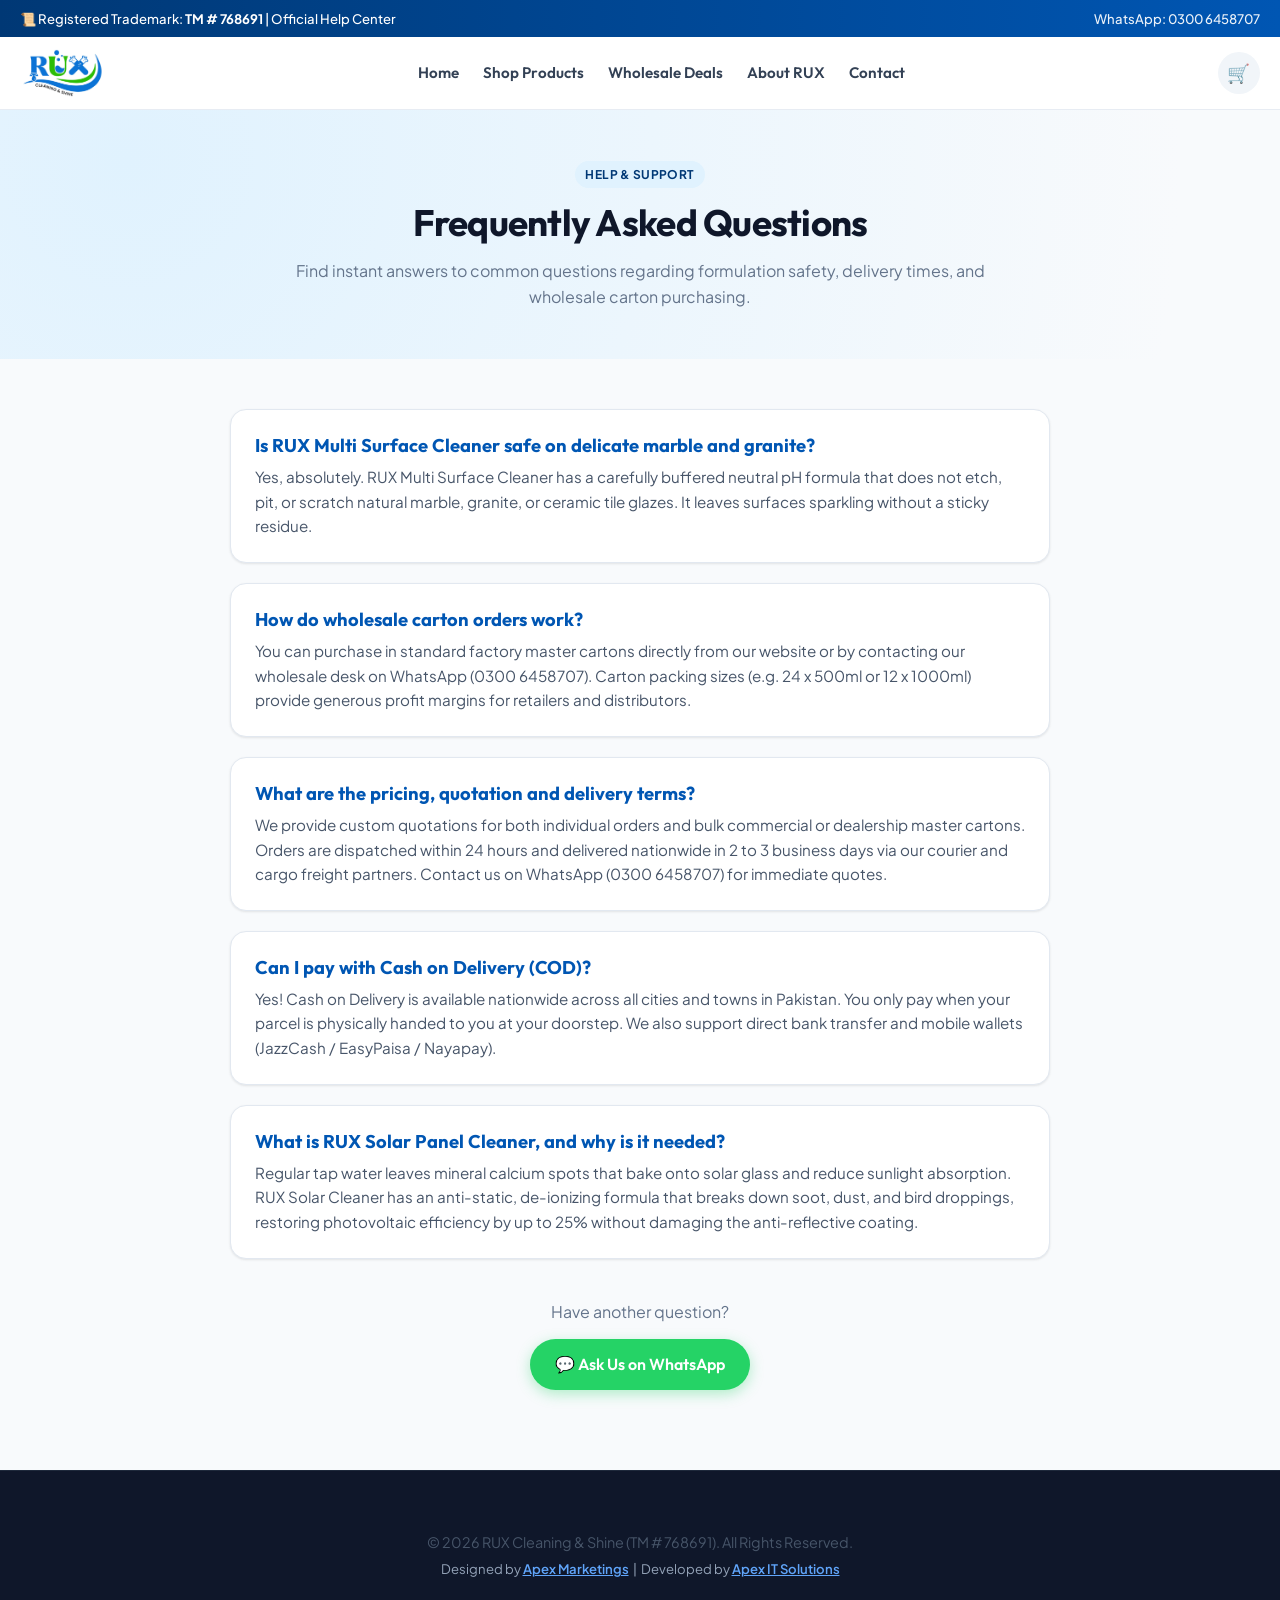
<file: faq.html>
<!DOCTYPE html>
<html lang="en">
<head>
  <meta charset="UTF-8">
  <meta name="viewport" content="width=device-width, initial-scale=1.0">
  <title>Frequently Asked Questions | RUX Cleaning & Shine</title>
  <meta name="description" content="Frequently asked questions about RUX cleaning products, safety on marble, carton wholesale discounts, and delivery timelines.">
  <link rel="icon" type="image/png" href="assets/images/rux-logo.png">
  <link rel="stylesheet" href="assets/css/rux-main.css">
  <meta name="geo.region" content="PK">
  <meta name="geo.placename" content="Pakistan">
</head>
<body>

  <!-- Top Bar -->
  <div class="top-bar">
    <div class="container top-bar-content">
      <div><span>📜 Registered Trademark: <strong>TM # 768691</strong> | Official Help Center</span></div>
      <div class="top-bar-right">
        <a href="https://wa.me/923006458707" class="top-bar-link" target="_blank" rel="noopener">WhatsApp: 0300 6458707</a>
      </div>
    </div>
  </div>

  <!-- Header -->
  <header class="main-header">
    <div class="container header-container">
      <a href="index.html" class="logo-wrap">
        <img src="assets/images/rux-logo.png" alt="RUX Logo" class="logo-img">
      </a>
      <nav class="nav-links">
        <a href="index.html" class="nav-link">Home</a>
        <a href="shop.html" class="nav-link">Shop Products</a>
        <a href="index.html#wholesale" class="nav-link">Wholesale Deals</a>
        <a href="about.html" class="nav-link">About RUX</a>
        <a href="contact.html" class="nav-link">Contact</a>
      </nav>
      <div class="header-actions">
        <button class="header-btn open-cart-drawer" title="Shopping Cart">
          🛒
          <span class="cart-counter" style="display: none;">0</span>
        </button>
        <button class="mobile-menu-toggle" id="mobileMenuToggle">☰</button>
      </div>
    </div>
    <div class="mobile-nav-panel" id="mobileNav">
      <div class="mobile-nav-links">
        <a href="index.html">Home</a>
        <a href="shop.html">Shop All Products</a>
        <a href="index.html#wholesale">Wholesale & Cartons</a>
        <a href="about.html">About Us</a>
        <a href="contact.html">Contact Support</a>
        <a href="track.html">Track Order</a>
      </div>
    </div>
  </header>

  <!-- FAQ Hero -->
  <div style="background: radial-gradient(circle at 10% 20%, #e0f2fe 0%, #f8fafc 90%); padding: 50px 0;">
    <div class="container" style="text-align: center; max-width: 760px;">
      <span class="badge badge-primary" style="margin-bottom: 12px;">HELP & SUPPORT</span>
      <h1 style="font-size: 2.3rem; margin-bottom: 12px;">Frequently Asked Questions</h1>
      <p style="color: #64748b;">Find instant answers to common questions regarding formulation safety, delivery times, and wholesale carton purchasing.</p>
    </div>
  </div>

  <!-- FAQ Questions List -->
  <main class="container" style="padding: 50px 20px 80px; max-width: 860px;">
    <div style="display: flex; flex-direction: column; gap: 20px;">
      <div style="background: #fff; padding: 24px; border-radius: 16px; border: 1px solid #e2e8f0; box-shadow: var(--shadow-sm);">
        <h3 style="font-size: 1.15rem; color: #0056b3; margin-bottom: 8px;">Is RUX Multi Surface Cleaner safe on delicate marble and granite?</h3>
        <p style="color: #475569; font-size: 0.95rem; line-height: 1.6;">
          Yes, absolutely. RUX Multi Surface Cleaner has a carefully buffered neutral pH formula that does not etch, pit, or scratch natural marble, granite, or ceramic tile glazes. It leaves surfaces sparkling without a sticky residue.
        </p>
      </div>

      <div style="background: #fff; padding: 24px; border-radius: 16px; border: 1px solid #e2e8f0; box-shadow: var(--shadow-sm);">
        <h3 style="font-size: 1.15rem; color: #0056b3; margin-bottom: 8px;">How do wholesale carton orders work?</h3>
        <p style="color: #475569; font-size: 0.95rem; line-height: 1.6;">
          You can purchase in standard factory master cartons directly from our website or by contacting our wholesale desk on WhatsApp (0300 6458707). Carton packing sizes (e.g. 24 x 500ml or 12 x 1000ml) provide generous profit margins for retailers and distributors.
        </p>
      </div>

      <div style="background: #fff; padding: 24px; border-radius: 16px; border: 1px solid #e2e8f0; box-shadow: var(--shadow-sm);">
        <h3 style="font-size: 1.15rem; color: #0056b3; margin-bottom: 8px;">What are the pricing, quotation and delivery terms?</h3>
        <p style="color: #475569; font-size: 0.95rem; line-height: 1.6;">
          We provide custom quotations for both individual orders and bulk commercial or dealership master cartons. Orders are dispatched within 24 hours and delivered nationwide in 2 to 3 business days via our courier and cargo freight partners. Contact us on WhatsApp (0300 6458707) for immediate quotes.
        </p>
      </div>

      <div style="background: #fff; padding: 24px; border-radius: 16px; border: 1px solid #e2e8f0; box-shadow: var(--shadow-sm);">
        <h3 style="font-size: 1.15rem; color: #0056b3; margin-bottom: 8px;">Can I pay with Cash on Delivery (COD)?</h3>
        <p style="color: #475569; font-size: 0.95rem; line-height: 1.6;">
          Yes! Cash on Delivery is available nationwide across all cities and towns in Pakistan. You only pay when your parcel is physically handed to you at your doorstep. We also support direct bank transfer and mobile wallets (JazzCash / EasyPaisa / Nayapay).
        </p>
      </div>

      <div style="background: #fff; padding: 24px; border-radius: 16px; border: 1px solid #e2e8f0; box-shadow: var(--shadow-sm);">
        <h3 style="font-size: 1.15rem; color: #0056b3; margin-bottom: 8px;">What is RUX Solar Panel Cleaner, and why is it needed?</h3>
        <p style="color: #475569; font-size: 0.95rem; line-height: 1.6;">
          Regular tap water leaves mineral calcium spots that bake onto solar glass and reduce sunlight absorption. RUX Solar Cleaner has an anti-static, de-ionizing formula that breaks down soot, dust, and bird droppings, restoring photovoltaic efficiency by up to 25% without damaging the anti-reflective coating.
        </p>
      </div>
    </div>

    <div style="text-align: center; margin-top: 40px;">
      <p style="color: #64748b; margin-bottom: 14px;">Have another question?</p>
      <a href="https://wa.me/923006458707?text=Hello%20RUX%20Support%2C%20I%20have%20a%20question" target="_blank" rel="noopener" class="btn btn-whatsapp">
        💬 Ask Us on WhatsApp
      </a>
    </div>
  </main>

  <footer class="main-footer">
    <div class="container" style="text-align: center;">
      <p>© <span class="current-year">2026</span> RUX Cleaning & Shine (TM # 768691). All Rights Reserved.</p>
        <p style="margin: 4px 0 0 0; font-size: 0.82rem; color: #94a3b8;">Designed by <a href="https://apexmarketings.com/" target="_blank" rel="noopener" style="color: #60a5fa; text-decoration: underline; font-weight: 600;">Apex Marketings</a> &nbsp;|&nbsp; Developed by <a href="https://www.apexitsolutions.co/" target="_blank" rel="noopener" style="color: #60a5fa; text-decoration: underline; font-weight: 600;">Apex IT Solutions</a></p>
    </div>
  </footer>

  <script src="assets/js/rux-store.js"></script>
  <script src="assets/js/rux-effects.js"></script>
</body>
</html>
</file>
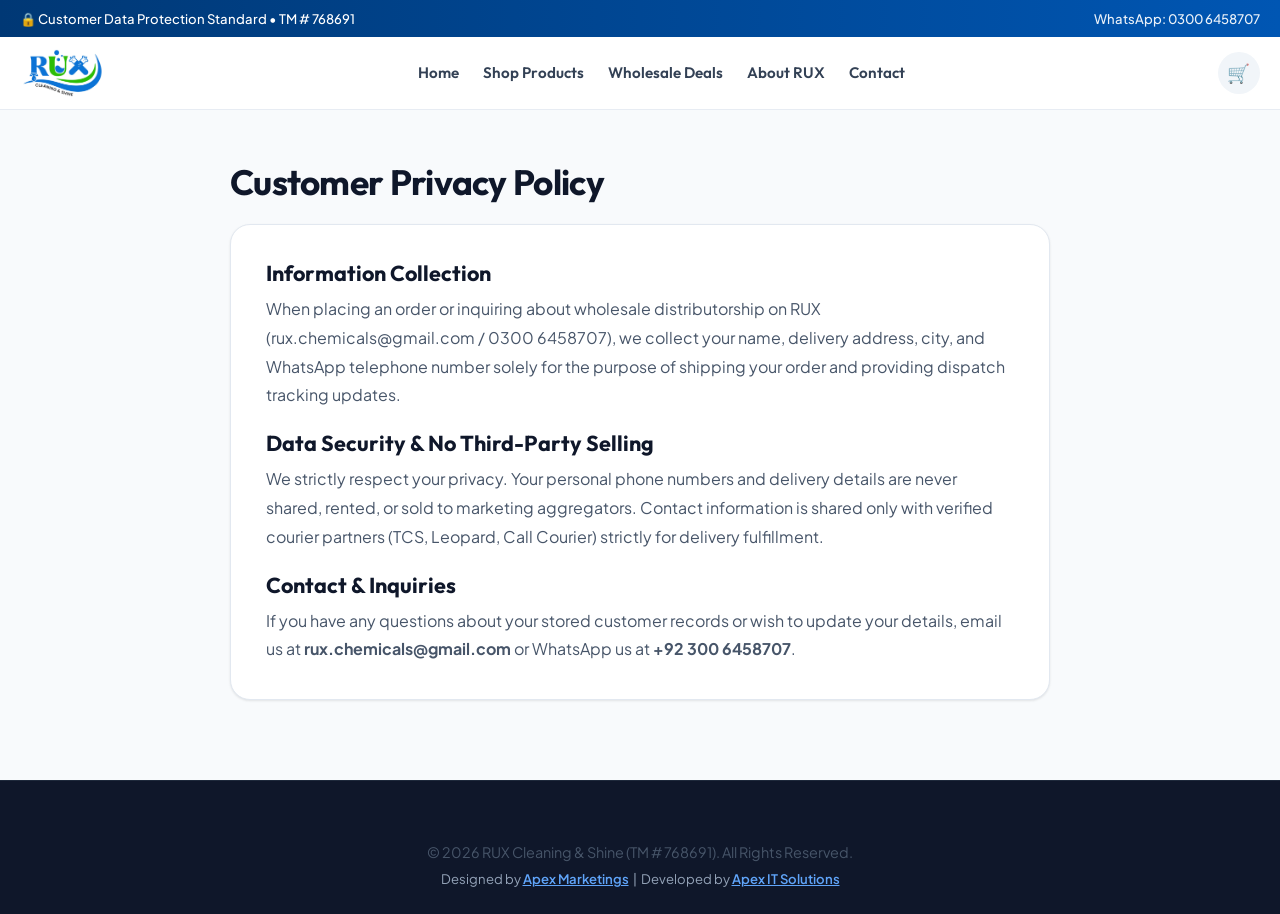
<file: privacy.html>
<!DOCTYPE html>
<html lang="en">
<head>
  <meta charset="UTF-8">
  <meta name="viewport" content="width=device-width, initial-scale=1.0">
  <title>Privacy Policy | RUX Cleaning & Shine</title>
  <meta name="description" content="Privacy policy and customer data protection standards for RUX Cleaning & Shine.">
  <link rel="icon" type="image/png" href="assets/images/rux-logo.png">
  <link rel="stylesheet" href="assets/css/rux-main.css">
  <meta name="geo.region" content="PK">
  <meta name="geo.placename" content="Pakistan">
</head>
<body>

  <!-- Top Bar -->
  <div class="top-bar">
    <div class="container top-bar-content">
      <div><span>🔒 Customer Data Protection Standard • TM # 768691</span></div>
      <div class="top-bar-right">
        <a href="https://wa.me/923006458707" class="top-bar-link" target="_blank" rel="noopener">WhatsApp: 0300 6458707</a>
      </div>
    </div>
  </div>

  <!-- Header -->
  <header class="main-header">
    <div class="container header-container">
      <a href="index.html" class="logo-wrap">
        <img src="assets/images/rux-logo.png" alt="RUX Logo" class="logo-img">
      </a>
      <nav class="nav-links">
        <a href="index.html" class="nav-link">Home</a>
        <a href="shop.html" class="nav-link">Shop Products</a>
        <a href="index.html#wholesale" class="nav-link">Wholesale Deals</a>
        <a href="about.html" class="nav-link">About RUX</a>
        <a href="contact.html" class="nav-link">Contact</a>
      </nav>
      <div class="header-actions">
        <button class="header-btn open-cart-drawer" title="Shopping Cart">
          🛒
          <span class="cart-counter" style="display: none;">0</span>
        </button>
      </div>
    </div>
  </header>

  <main class="container" style="padding: 50px 20px 80px; max-width: 860px;">
    <h1 style="font-size: 2.2rem; margin-bottom: 20px;">Customer Privacy Policy</h1>
    <div style="background: #fff; padding: 35px; border-radius: 20px; border: 1px solid #e2e8f0; box-shadow: var(--shadow-sm); line-height: 1.8; color: #475569;">
      <h3 style="color: #0f172a; margin-bottom: 8px;">Information Collection</h3>
      <p style="margin-bottom: 20px;">
        When placing an order or inquiring about wholesale distributorship on RUX (rux.chemicals@gmail.com / 0300 6458707), we collect your name, delivery address, city, and WhatsApp telephone number solely for the purpose of shipping your order and providing dispatch tracking updates.
      </p>

      <h3 style="color: #0f172a; margin-bottom: 8px;">Data Security & No Third-Party Selling</h3>
      <p style="margin-bottom: 20px;">
        We strictly respect your privacy. Your personal phone numbers and delivery details are never shared, rented, or sold to marketing aggregators. Contact information is shared only with verified courier partners (TCS, Leopard, Call Courier) strictly for delivery fulfillment.
      </p>

      <h3 style="color: #0f172a; margin-bottom: 8px;">Contact & Inquiries</h3>
      <p>
        If you have any questions about your stored customer records or wish to update your details, email us at <strong>rux.chemicals@gmail.com</strong> or WhatsApp us at <strong>+92 300 6458707</strong>.
      </p>
    </div>
  </main>

  <footer class="main-footer">
    <div class="container" style="text-align: center;">
      <p>© <span class="current-year">2026</span> RUX Cleaning & Shine (TM # 768691). All Rights Reserved.</p>
        <p style="margin: 4px 0 0 0; font-size: 0.82rem; color: #94a3b8;">Designed by <a href="https://apexmarketings.com/" target="_blank" rel="noopener" style="color: #60a5fa; text-decoration: underline; font-weight: 600;">Apex Marketings</a> &nbsp;|&nbsp; Developed by <a href="https://www.apexitsolutions.co/" target="_blank" rel="noopener" style="color: #60a5fa; text-decoration: underline; font-weight: 600;">Apex IT Solutions</a></p>
    </div>
  </footer>

  <script src="assets/js/rux-store.js"></script>
  <script src="assets/js/rux-effects.js"></script>
</body>
</html>
</file>
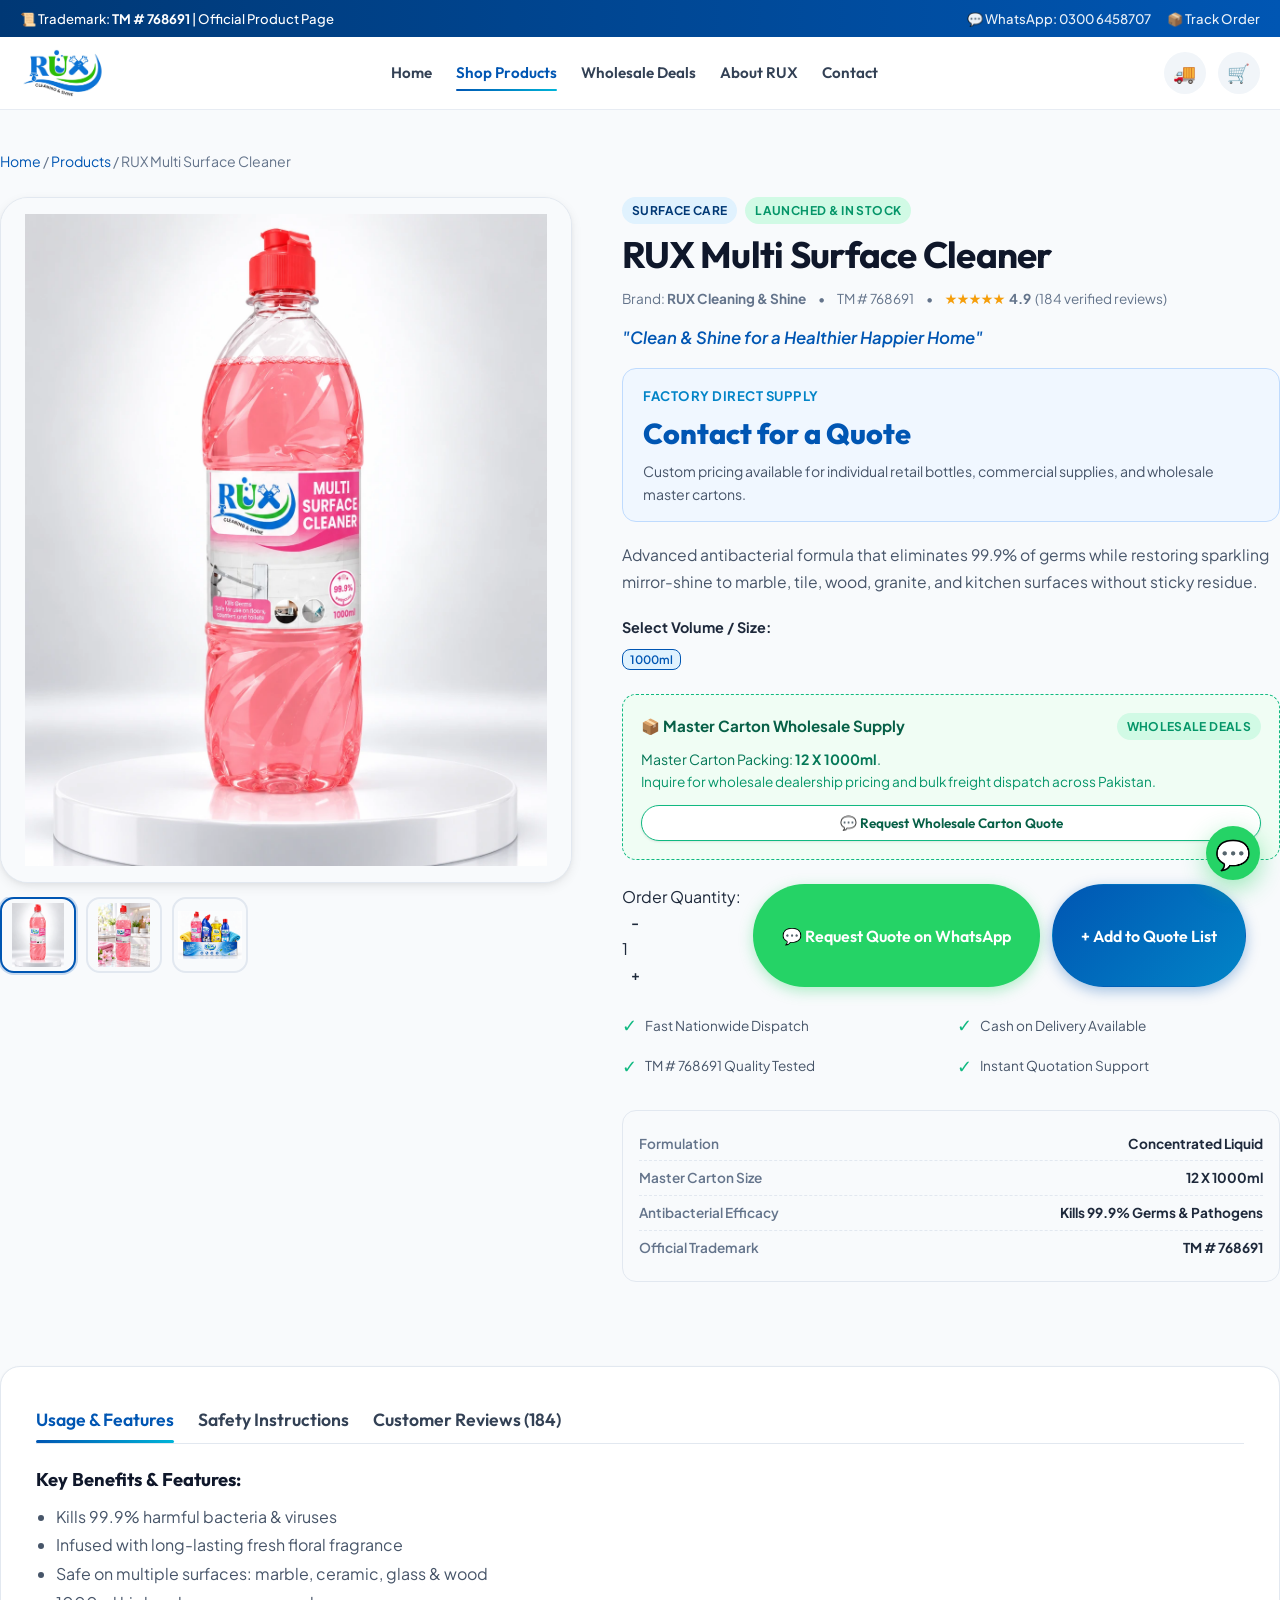
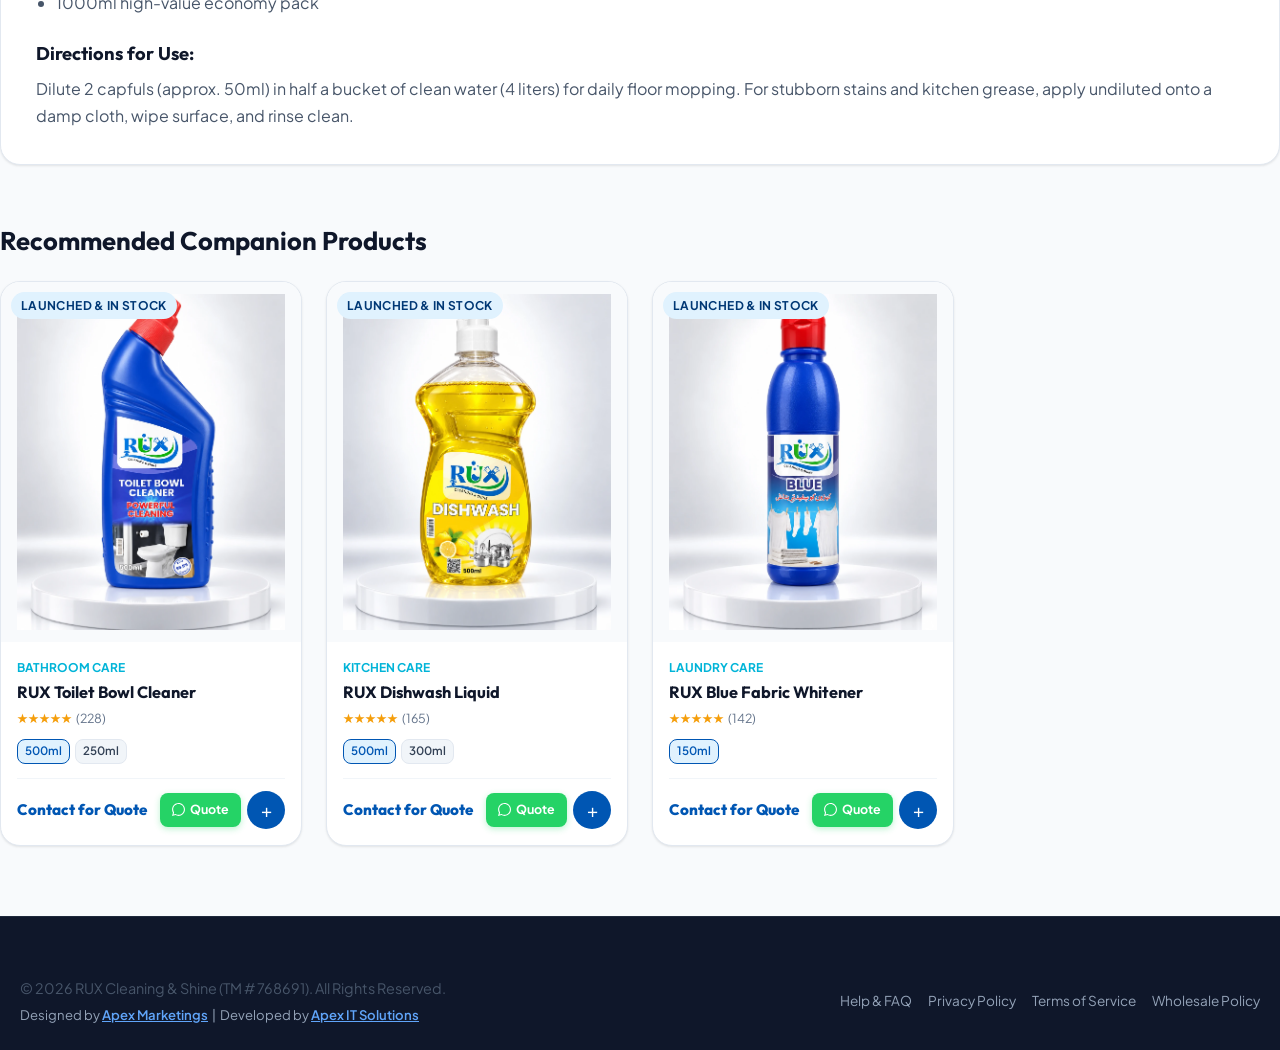
<file: product.html>
<!DOCTYPE html>
<html lang="en">
<head>
  <meta charset="UTF-8">
  <meta name="viewport" content="width=device-width, initial-scale=1.0">
  <title>Product Details | RUX Cleaning & Shine Pakistan</title>
  <meta name="description" content="View specifications, bottle sizes, carton wholesale pricing, and verified customer reviews for RUX cleaning chemicals. Cash on delivery across Pakistan.">
  <meta name="geo.region" content="PK">
  <meta name="geo.placename" content="Pakistan">
  <link rel="icon" type="image/png" href="assets/images/rux-logo.png">
  <link rel="stylesheet" href="assets/css/rux-main.css">
</head>
<body>

  <!-- Top Bar -->
  <div class="top-bar">
    <div class="container top-bar-content">
      <div><span>📜 Trademark: <strong>TM # 768691</strong> | Official Product Page</span></div>
      <div class="top-bar-right">
        <a href="https://wa.me/923006458707" class="top-bar-link" target="_blank" rel="noopener">
          <span>💬 WhatsApp: 0300 6458707</span>
        </a>
        <a href="track.html" class="top-bar-link">📦 Track Order</a>
      </div>
    </div>
  </div>

  <!-- Main Header -->
  <header class="main-header">
    <div class="container header-container">
      <a href="index.html" class="logo-wrap" title="RUX Home">
        <img src="assets/images/rux-logo.png" alt="RUX Logo" class="logo-img">
      </a>
      <nav class="nav-links">
        <a href="index.html" class="nav-link">Home</a>
        <a href="shop.html" class="nav-link active">Shop Products</a>
        <a href="index.html#wholesale" class="nav-link">Wholesale Deals</a>
        <a href="about.html" class="nav-link">About RUX</a>
        <a href="contact.html" class="nav-link">Contact</a>
      </nav>
      <div class="header-actions">
        <a href="track.html" class="header-btn" title="Track Order">🚚</a>
        <button class="header-btn open-cart-drawer" title="Shopping Cart">
          🛒
          <span class="cart-counter" style="display: none;">0</span>
        </button>
        <button class="mobile-menu-toggle" id="mobileMenuToggle" aria-label="Toggle navigation">☰</button>
      </div>
    </div>
    <div class="mobile-nav-panel" id="mobileNav">
      <div class="mobile-nav-links">
        <a href="index.html">Home</a>
        <a href="shop.html" style="color: var(--rux-blue);">Shop All Products</a>
        <a href="index.html#wholesale">Wholesale & Cartons</a>
        <a href="about.html">About Us</a>
        <a href="contact.html">Contact Support</a>
        <a href="track.html">Track Order</a>
        <a href="faq.html">Help & FAQ</a>
      </div>
    </div>
  </header>

  <!-- Product Detail Section Container -->
  <main class="container pdp-section" id="pdpMain">
    <!-- Breadcrumb -->
    <div style="margin-bottom: 24px; font-size: 0.88rem; color: #64748b;">
      <a href="index.html" style="color: var(--rux-blue);">Home</a> / 
      <a href="shop.html" style="color: var(--rux-blue);">Products</a> / 
      <span id="breadcrumbTitle">Loading...</span>
    </div>

    <!-- Product Layout Grid -->
    <div class="pdp-grid">
      <!-- Gallery Column -->
      <div class="pdp-gallery">
        <div class="pdp-main-img-wrap">
          <img id="pdpMainImg" src="assets/images/products/rux-multi-surface-studio.webp" alt="Product Image" class="pdp-main-img">
        </div>
        <div class="pdp-thumbs" id="pdpThumbs">
          <!-- Thumbnails -->
        </div>
      </div>

      <!-- Details Column -->
      <div class="pdp-details">
        <div style="display: flex; gap: 8px; margin-bottom: 8px;">
          <span class="badge badge-primary" id="pdpCategory">Category</span>
          <span class="badge badge-success" id="pdpBadge">Quality Guaranteed</span>
        </div>

        <h1 id="pdpTitle">Product Name</h1>
        
        <div class="pdp-sku-row">
          <span>Brand: <strong>RUX Cleaning & Shine</strong></span>
          <span>•</span>
          <span>TM # 768691</span>
          <span>•</span>
          <div style="display: flex; align-items: center; gap: 4px;">
            <span class="stars">★★★★★</span>
            <strong id="pdpRating">4.9</strong>
            <span id="pdpReviewCount">(120 reviews)</span>
          </div>
        </div>

        <p style="font-style: italic; color: #0056b3; font-weight: 600; font-size: 1.05rem; margin-bottom: 16px;" id="pdpTagline">
          "Tagline here"
        </p>

        <div class="pdp-quote-wrap" style="margin-bottom: 20px; background: #f0f7ff; border: 1px solid #bfdbfe; border-radius: 14px; padding: 16px 20px;">
          <div style="font-size: 0.82rem; font-weight: 700; color: #0284c7; text-transform: uppercase; letter-spacing: 0.5px; margin-bottom: 4px;">Factory Direct Supply</div>
          <div style="font-size: 1.8rem; font-weight: 800; color: #0056b3; font-family: var(--font-heading);">Contact for a Quote</div>
          <p style="font-size: 0.88rem; color: #475569; margin: 4px 0 0 0;">Custom pricing available for individual retail bottles, commercial supplies, and wholesale master cartons.</p>
        </div>

        <p class="pdp-desc" id="pdpDesc">Detailed description here.</p>

        <!-- Pack Size Selector -->
        <div style="margin-bottom: 24px;">
          <label style="display: block; font-weight: 700; font-size: 0.9rem; margin-bottom: 10px;">Select Volume / Size:</label>
          <div style="display: flex; gap: 10px; flex-wrap: wrap;" id="pdpSizeOptions">
            <!-- Size Pills -->
          </div>
        </div>

        <!-- Wholesale Carton Box -->
        <div style="background: #f0fdf4; border: 1.5px dashed #10b981; border-radius: 14px; padding: 18px; margin-bottom: 24px;">
          <div style="display: flex; justify-content: space-between; align-items: center; margin-bottom: 8px;">
            <strong style="color: #065f46; font-size: 0.95rem;">📦 Master Carton Wholesale Supply</strong>
            <span class="badge badge-success">Wholesale Deals</span>
          </div>
          <p style="font-size: 0.88rem; color: #047857; margin-bottom: 12px;" id="pdpCartonInfo">
            Master Carton Packing: <strong>12 X 1000ml</strong>. Direct dealership and bulk carton supply across Pakistan.
          </p>
          <button class="btn btn-secondary btn-sm" id="pdpAddCartonBtn" style="border-color: #10b981; color: #065f46; background: #fff; width: 100%;">
            💬 Request Wholesale Carton Quote
          </button>
        </div>

        <!-- Quantity & Add to Cart Action -->
        <div class="pdp-action-row">
          <div class="pdp-qty-wrap">
            <span class="pdp-qty-label">Order Quantity:</span>
            <div class="pdp-qty-controls">
              <button class="qty-btn" id="pdpQtyDec" type="button" aria-label="Decrease quantity">-</button>
              <span id="pdpQtyVal">1</span>
              <button class="qty-btn" id="pdpQtyInc" type="button" aria-label="Increase quantity">+</button>
            </div>
          </div>

          <button class="btn btn-whatsapp btn-lg" id="pdpWhatsAppBtn" type="button" title="Get Quote on WhatsApp">
            <span>💬 Request Quote on WhatsApp</span>
          </button>

          <button class="btn btn-primary btn-lg" id="pdpAddToCartBtn" type="button" title="Add to Quote Request List">
            <span>+ Add to Quote List</span>
          </button>
        </div>

        <!-- Trust Badges Row -->
        <div style="display: grid; grid-template-columns: repeat(2, 1fr); gap: 12px; margin-bottom: 30px; font-size: 0.85rem; color: #475569;">
          <div style="display: flex; align-items: center; gap: 8px;">
            <span style="color: #10b981; font-size: 1.1rem;">✓</span> Fast Nationwide Dispatch
          </div>
          <div style="display: flex; align-items: center; gap: 8px;">
            <span style="color: #10b981; font-size: 1.1rem;">✓</span> Cash on Delivery Available
          </div>
          <div style="display: flex; align-items: center; gap: 8px;">
            <span style="color: #10b981; font-size: 1.1rem;">✓</span> TM # 768691 Quality Tested
          </div>
          <div style="display: flex; align-items: center; gap: 8px;">
            <span style="color: #10b981; font-size: 1.1rem;">✓</span> Instant Quotation Support
          </div>
        </div>

        <!-- Technical Specification Box -->
        <div class="pdp-spec-box">
          <div class="pdp-spec-item">
            <span class="pdp-spec-label">Formulation</span>
            <span class="pdp-spec-val" id="pdpSpecForm">Concentrated Liquid</span>
          </div>
          <div class="pdp-spec-item">
            <span class="pdp-spec-label">Master Carton Size</span>
            <span class="pdp-spec-val" id="pdpSpecCarton">12 x 1000ml</span>
          </div>
          <div class="pdp-spec-item">
            <span class="pdp-spec-label">Antibacterial Efficacy</span>
            <span class="pdp-spec-val">Kills 99.9% Germs & Pathogens</span>
          </div>
          <div class="pdp-spec-item">
            <span class="pdp-spec-label">Official Trademark</span>
            <span class="pdp-spec-val">TM # 768691</span>
          </div>
        </div>

      </div>
    </div>

    <!-- Product Tabs: Usage, Safety & Customer Reviews -->
    <div style="margin-top: 60px; background: #fff; border-radius: 20px; border: 1px solid #e2e8f0; padding: 35px; box-shadow: var(--shadow-sm);">
      <div style="border-bottom: 1px solid #e2e8f0; display: flex; gap: 24px; margin-bottom: 24px; overflow-x: auto;">
        <button class="nav-link active" style="font-size: 1.1rem; padding-bottom: 12px;" id="tabBtnUsage">Usage & Features</button>
        <button class="nav-link" style="font-size: 1.1rem; padding-bottom: 12px;" id="tabBtnSafety">Safety Instructions</button>
        <button class="nav-link" style="font-size: 1.1rem; padding-bottom: 12px;" id="tabBtnReviews">Customer Reviews (<span id="tabReviewCount">0</span>)</button>
      </div>

      <div id="tabContentUsage">
        <h4 style="margin-bottom: 12px;">Key Benefits & Features:</h4>
        <ul id="pdpFeaturesList" style="list-style: disc; margin-left: 20px; color: #475569; margin-bottom: 24px; line-height: 1.8;"></ul>
        <h4 style="margin-bottom: 10px;">Directions for Use:</h4>
        <p id="pdpUsageText" style="color: #475569; line-height: 1.7;"></p>
      </div>

      <div id="tabContentSafety" style="display: none;">
        <h4 style="margin-bottom: 10px; color: #e11d48;">Precautions & Storage:</h4>
        <p id="pdpSafetyText" style="color: #475569; line-height: 1.7;"></p>
      </div>

      <div id="tabContentReviews" style="display: none;">
        <div style="display: flex; justify-content: space-between; align-items: center; margin-bottom: 20px; flex-wrap: wrap; gap: 14px;">
          <div>
            <h4 style="margin-bottom: 4px;">Verified Customer Ratings</h4>
            <span class="stars" style="font-size: 1.2rem;">★★★★★</span> <strong>5.0 / 5.0</strong> based on genuine buyer experiences
          </div>
          <button class="btn btn-secondary btn-sm" onclick="alert('Thank you for choosing RUX! You can submit verified reviews with your order receipt ID.')">
            ✍️ Write a Review
          </button>
        </div>
        <div id="pdpReviewsContainer" style="display: flex; flex-direction: column; gap: 14px;">
          <!-- Dynamic reviews -->
        </div>
      </div>
    </div>

    <!-- Related Products -->
    <div style="margin-top: 60px;">
      <h3 style="font-size: 1.6rem; margin-bottom: 24px;">Recommended Companion Products</h3>
      <div class="products-grid" id="relatedProductsGrid"></div>
    </div>
  </main>

  <!-- Slide-out Cart Drawer -->
  <div class="cart-drawer-overlay" id="cartDrawerOverlay">
    <div class="cart-drawer">
      <div class="cart-drawer-header">
        <div class="cart-drawer-title">
          <h3>Quote Request List</h3>
          <span class="badge badge-primary cart-counter">0</span>
        </div>
        <button class="cart-close-btn" id="closeCartDrawer">✕</button>
      </div>
      <div class="shipping-progress-wrap">
        <div class="shipping-progress-text" id="freeShippingText">
          <span>✨ <strong>Direct Factory Supply Across Pakistan</strong></span>
          <span>TM # 768691</span>
        </div>
        <div class="shipping-bar">
          <div class="shipping-fill" id="freeShippingBar" style="width: 100%;"></div>
        </div>
      </div>
      <div class="cart-drawer-items" id="cartDrawerItems"></div>
      <div class="cart-drawer-footer">
        <div class="cart-subtotal-row">
          <span style="font-weight: 600; color: #475569;">Pricing:</span>
          <span class="cart-subtotal-val" id="cartDrawerSubtotal">Contact for Quote</span>
        </div>
        <div class="cart-drawer-btns">
          <button onclick="ruxStore.submitWhatsAppQuoteRequest()" class="btn btn-whatsapp btn-full" style="display: flex; align-items: center; justify-content: center; gap: 8px;">
            💬 Send Quote Request on WhatsApp
          </button>
          <a href="contact.html" class="btn btn-secondary btn-full">Submit Written Inquiry</a>
        </div>
      </div>
    </div>
  </div>

  <!-- Floating WhatsApp Quick Button -->
  <a href="https://wa.me/923006458707?text=Hello%20RUX%20Team%2C%20I%20have%20an%20inquiry%20about%20your%20products" class="floating-whatsapp" target="_blank" rel="noopener" title="Chat with RUX on WhatsApp">
    💬
  </a>

  <footer class="main-footer">
    <div class="container" style="display: flex; justify-content: space-between; align-items: center; flex-wrap: wrap; gap: 16px;">
      <div>
        <p>© <span class="current-year">2026</span> RUX Cleaning & Shine (TM # 768691). All Rights Reserved.</p>
        <p style="margin: 4px 0 0 0; font-size: 0.82rem; color: #94a3b8;">
          Designed by <a href="https://apexmarketings.com/" target="_blank" rel="noopener" style="color: #60a5fa; text-decoration: underline; font-weight: 600;">Apex Marketings</a> &nbsp;|&nbsp; Developed by <a href="https://www.apexitsolutions.co/" target="_blank" rel="noopener" style="color: #60a5fa; text-decoration: underline; font-weight: 600;">Apex IT Solutions</a>
        </p>
      </div>
      <div style="display: flex; gap: 16px; font-size: 0.85rem;">
        <a href="faq.html">Help & FAQ</a>
        <a href="privacy.html">Privacy Policy</a>
        <a href="terms.html">Terms of Service</a>
        <a href="contact.html">Wholesale Policy</a>
      </div>
    </div>
  </footer>

  <script src="assets/js/rux-store.js"></script>
  <script src="assets/js/rux-effects.js"></script>
  <script>
    document.addEventListener("DOMContentLoaded", () => {
      const urlParams = new URLSearchParams(window.location.search);
      const productId = urlParams.get("id") || "rux-multi-surface";
      const product = RUX_PRODUCTS.find(p => p.id === productId) || RUX_PRODUCTS[0];

      let selectedVariantIndex = 0;
      let currentQuantity = 1;

      // Populate Elements
      document.title = `${product.name} | RUX Cleaning & Shine`;
      document.getElementById("breadcrumbTitle").textContent = product.name;
      document.getElementById("pdpTitle").textContent = product.name;
      document.getElementById("pdpCategory").textContent = product.category;
      if (document.getElementById("pdpTagline")) document.getElementById("pdpTagline").textContent = `"${product.tagline}"`;
      if (document.getElementById("pdpDesc")) document.getElementById("pdpDesc").textContent = product.shortDesc;
      if (document.getElementById("pdpUsageText")) document.getElementById("pdpUsageText").textContent = product.usage;
      if (document.getElementById("pdpSafetyText")) document.getElementById("pdpSafetyText").textContent = product.safety;
      if (document.getElementById("pdpBadge")) document.getElementById("pdpBadge").textContent = product.badge;
      const isComingSoon = product.status === "coming-soon" || !product.isLaunched;
      if (isComingSoon) {
        document.getElementById("pdpRating").textContent = "Coming Soon";
        document.getElementById("pdpReviewCount").textContent = "(No reviews yet)";
        document.getElementById("tabReviewCount").textContent = "0";
      } else {
        document.getElementById("pdpRating").textContent = product.rating;
        document.getElementById("pdpReviewCount").textContent = `(${product.reviewCount} verified reviews)`;
        document.getElementById("tabReviewCount").textContent = product.reviewCount;
      }
      if (isComingSoon) {
        const pdpDetails = document.querySelector(".pdp-details");
        const alertBox = document.createElement("div");
        alertBox.style.cssText = "background: #eff6ff; border: 1.5px solid #93c5fd; color: #1e3a8a; padding: 16px; border-radius: 12px; margin-bottom: 22px; font-size: 0.92rem; line-height: 1.5;";
        alertBox.innerHTML = `<strong>★ COMING SOON TO THE RUX FAMILY</strong><br><span style="color: #2563eb;">Sticker design & packaging approved. Laboratory formulation in final testing. Click below to pre-book or receive instant WhatsApp launch alerts!</span>`;
        pdpDetails.insertBefore(alertBox, document.querySelector(".pdp-action-row"));

        document.getElementById("pdpAddToCartBtn").style.display = "none";
        document.getElementById("pdpAddCartonBtn").style.display = "none";
        const waBtn = document.getElementById("pdpWhatsAppBtn");
        waBtn.textContent = "🔔 Pre-Order / Notify on Launch via WhatsApp";
        waBtn.style.width = "100%";
      }

      // Gallery setup
      const mainImg = document.getElementById("pdpMainImg");
      mainImg.src = product.images[0];

      const thumbsContainer = document.getElementById("pdpThumbs");
      if (product.images.length > 1) {
        thumbsContainer.style.display = "flex";
        thumbsContainer.innerHTML = product.images.map((img, i) => `
          <div class="pdp-thumb ${i === 0 ? 'active' : ''}" onclick="switchPdpImage('${img}', this)">
            <img src="${img}" alt="${product.name} angle ${i+1}">
          </div>
        `).join("");
      } else {
        thumbsContainer.style.display = "none";
      }

      window.switchPdpImage = function(src, el) {
        mainImg.src = src;
        document.querySelectorAll(".pdp-thumb").forEach(t => t.classList.remove("active"));
        el.classList.add("active");
      };

      // Features List
      const featuresUl = document.getElementById("pdpFeaturesList");
      featuresUl.innerHTML = product.features.map(f => `<li>${f}</li>`).join("");

      // Variant Selector
      const sizeOptionsContainer = document.getElementById("pdpSizeOptions");
      function renderVariantUI() {
        const v = product.variants[selectedVariantIndex];
        document.getElementById("pdpSpecCarton").textContent = v.cartonSize || "Direct Pack";
        document.getElementById("pdpCartonInfo").innerHTML = `
          Master Carton Packing: <strong>${v.cartonSize}</strong>.<br>
          <span style="color: #059669; font-size: 0.85rem;">Inquire for wholesale dealership pricing and bulk freight dispatch across Pakistan.</span>
        `;

        sizeOptionsContainer.innerHTML = product.variants.map((variant, i) => `
          <button type="button" class="size-pill ${i === selectedVariantIndex ? 'active' : ''}" onclick="selectPdpVariant(${i})">
            ${variant.volume}
          </button>
        `).join("");
      }

      window.selectPdpVariant = function(index) {
        selectedVariantIndex = index;
        renderVariantUI();
      };
      renderVariantUI();

      // Quantity buttons
      const qtyVal = document.getElementById("pdpQtyVal");
      document.getElementById("pdpQtyDec").addEventListener("click", () => {
        if (currentQuantity > 1) {
          currentQuantity--;
          qtyVal.textContent = currentQuantity;
        }
      });
      document.getElementById("pdpQtyInc").addEventListener("click", () => {
        currentQuantity++;
        qtyVal.textContent = currentQuantity;
      });

      // Add to Quote List Button
      document.getElementById("pdpAddToCartBtn").addEventListener("click", () => {
        ruxStore.addToCart(product.id, selectedVariantIndex, currentQuantity, false);
      });

      // Carton Wholesale Quote Button
      document.getElementById("pdpAddCartonBtn").addEventListener("click", () => {
        const v = product.variants[selectedVariantIndex];
        const text = encodeURIComponent(
          `*WHOLESALE CARTON QUOTE - RUX CLEANING & SHINE*\n` +
          `Product: ${product.name}\n` +
          `Master Carton Packing: ${v.cartonSize}\n\n` +
          `Hello, please provide current wholesale carton rates and minimum order requirements.`
        );
        window.open(`https://wa.me/923006458707?text=${text}`, "_blank");
      });

      // WhatsApp 1-Click Quote Button
      document.getElementById("pdpWhatsAppBtn").addEventListener("click", () => {
        const v = product.variants[selectedVariantIndex];
        const text = encodeURIComponent(
          `*PRICE QUOTE REQUEST - RUX CLEANING & SHINE*\n` +
          `Product: ${product.name}\n` +
          `Pack Size: ${v.volume}\n` +
          `Quantity: ${currentQuantity} unit(s)\n\n` +
          `Hello, please provide pricing quotation and dispatch details.`
        );
        window.open(`https://wa.me/923006458707?text=${text}`, "_blank");
      });

      // Tab Switcher
      const tabBtnUsage = document.getElementById("tabBtnUsage");
      const tabBtnSafety = document.getElementById("tabBtnSafety");
      const tabBtnReviews = document.getElementById("tabBtnReviews");
      const tabContentUsage = document.getElementById("tabContentUsage");
      const tabContentSafety = document.getElementById("tabContentSafety");
      const tabContentReviews = document.getElementById("tabContentReviews");

      function activateTab(activeBtn, activeContent) {
        [tabBtnUsage, tabBtnSafety, tabBtnReviews].forEach(b => b.classList.remove("active"));
        [tabContentUsage, tabContentSafety, tabContentReviews].forEach(c => c.style.display = "none");
        activeBtn.classList.add("active");
        activeContent.style.display = "block";
      }

      tabBtnUsage.addEventListener("click", () => activateTab(tabBtnUsage, tabContentUsage));
      tabBtnSafety.addEventListener("click", () => activateTab(tabBtnSafety, tabContentSafety));
      tabBtnReviews.addEventListener("click", () => activateTab(tabBtnReviews, tabContentReviews));

      // Populate Authentic Pakistani Reviews
      const revContainer = document.getElementById("pdpReviewsContainer");
      if (isComingSoon) {
        revContainer.innerHTML = `
          <div style="background: #f0f9ff; padding: 28px 20px; border-radius: 14px; border: 1.5px dashed #38bdf8; text-align: center;">
            <div style="font-size: 2.2rem; margin-bottom: 8px;">🔔</div>
            <h4 style="font-size: 1.15rem; color: #0369a1; margin-bottom: 6px; font-weight: 800;">Customer Reviews Not Available Yet</h4>
            <p style="font-size: 0.92rem; color: #0284c7; max-width: 500px; margin: 0 auto 18px; line-height: 1.6;">
              <strong>${product.name}</strong> is currently undergoing final laboratory formulation & testing. Verified customer reviews will open on launch day.
            </p>
            <a href="https://wa.me/923006458707?text=Hello%20RUX%20Team%2C%20please%20notify%20me%20when%20${encodeURIComponent(product.name)}%20launches" target="_blank" class="btn btn-whatsapp btn-sm" style="display: inline-flex; align-items: center; gap: 8px;">
              <span>💬 Pre-Order / Get Notified on WhatsApp</span>
            </a>
          </div>
        `;
        const writeBtn = document.querySelector("#tabContentReviews button");
        if (writeBtn) writeBtn.style.display = "none";
      } else {
        const reviewDatabase = {
          "rux-multi-surface": [
            { name: "Muhammad Usman", city: "Gulberg, Lahore", rating: 5, date: "3 days ago", verified: true, text: "Using this on our Italian marble floor and kitchen granite counters. Cuts grease and oil completely without leaving any sticky or slippery residue. The light floral fragrance lasts all morning." },
            { name: "Ayesha Kamran", city: "DHA Phase 6, Karachi", rating: 5, date: "1 week ago", verified: true, text: "Ordered 2 value packs of 1000ml. Excellent germ protection on dining tables and ceramic tiles. Very clean packaging with zero leakage during courier transit." },
            { name: "Zubair Ahmed", city: "F-7, Islamabad", rating: 5, date: "2 weeks ago", verified: true, text: "Ordered a full carton (12 bottles) for our office premises. Direct wholesale price is significantly lower than imported cleaners, and the shine quality is superior." }
          ],
          "rux-toilet-cleaner": [
            { name: "Haji Abdul Rehman", city: "Satellite Town, Rawalpindi", rating: 5, date: "4 days ago", verified: true, text: "The angled directional neck reaches right deep under the rim. Melted away stubborn hard-water yellow ring stains in 15 minutes. Very thick clinging blue gel, 100% recommended." },
            { name: "Mrs. Bilal", city: "Model Town, Lahore", rating: 5, date: "1 week ago", verified: true, text: "Very powerful sanitization without that unbearable toxic acid smell. The safety child-lock cap gives peace of mind with kids at home." },
            { name: "Farhan Qureshi", city: "Multan Cantt", rating: 5, date: "3 weeks ago", verified: true, text: "Stocked 2 cartons for my sanitary store. Customers who buy one come back to purchase again. Genuine trade profit margins." }
          ],
          "rux-dishwash": [
            { name: "Saba Pervez", city: "Johar Town, Lahore", rating: 5, date: "2 days ago", verified: true, text: "Real lemon grease-cutting enzymes! Dissolved oily chicken karahi residue from our non-stick pans effortlessly with just a few drops. Leaves no soapy residue on glassware." },
            { name: "Khurram Shahzad", city: "Madina Town, Faisalabad", rating: 5, date: "5 days ago", verified: true, text: "Rich thick lather that lasts throughout the wash. The 500ml family bottle lasts our 6-person home over 3 weeks. Very cost effective." },
            { name: "Noreen Tariq", city: "Clifton, Karachi", rating: 5, date: "2 weeks ago", verified: true, text: "Gentle on bare hands, doesn't dry out skin. Steel pots and spoons look mirror polished after drying." }
          ],
          "rux-blue": [
            { name: "Rashida Begum", city: "Sialkot", rating: 5, date: "3 days ago", verified: true, text: "Best liquid neela in Pakistan! Dissolves completely uniform in water with zero blue spots or streaking on white school shirts and cotton shalwar kameez." },
            { name: "M. Kashif", city: "Gujranwala", rating: 5, date: "1 week ago", verified: true, text: "Only 4-5 drops in half a bucket gives that crisp, radiant white glow under sunlight. Very economical compared to powder packets." },
            { name: "Dr. Asim Raza", city: "Peshawar", rating: 5, date: "3 weeks ago", verified: true, text: "We use it regularly for medical lab coats and patient linen. Superior optical brightening power." }
          ],
          "rux-home-bundle": [
            { name: "Imran Siddiqui", city: "Bahria Town, Karachi", rating: 5, date: "Yesterday", verified: true, text: "Ordered the complete 4-pack launch bundle. Arrived in 48 hours via COD. The free microfiber cloth was a nice bonus. Truly outstanding quality across all 4 bottles." },
            { name: "Sadia Haroon", city: "G-11, Islamabad", rating: 5, date: "4 days ago", verified: true, text: "Covers all household cleaning: floors, bathroom, kitchen, and laundry. Fantastic price saving compared to buying individually." }
          ]
        };

        const list = reviewDatabase[product.id] || reviewDatabase["rux-multi-surface"];
        revContainer.innerHTML = list.map(r => `
          <div style="background: #ffffff; padding: 18px 20px; border-radius: 14px; border: 1px solid #e2e8f0; box-shadow: var(--shadow-sm); margin-bottom: 12px;">
            <div style="display: flex; justify-content: space-between; align-items: flex-start; margin-bottom: 8px; flex-wrap: wrap; gap: 6px;">
              <div>
                <strong style="font-size: 0.95rem; color: #0f172a;">${r.name}</strong>
                <span style="font-size: 0.78rem; color: #64748b; margin-left: 6px;">📍 ${r.city}</span>
                ${r.verified ? `<span style="display: inline-block; background: #ecfdf5; color: #059669; font-size: 0.72rem; font-weight: 700; padding: 2px 8px; border-radius: 20px; margin-left: 8px; border: 1px solid #a7f3d0;">✓ Verified Buyer</span>` : ""}
              </div>
              <div style="display: flex; align-items: center; gap: 8px;">
                <span class="stars" style="color: #f59e0b; font-size: 0.95rem;">★★★★★</span>
                <span style="font-size: 0.75rem; color: #94a3b8;">${r.date}</span>
              </div>
            </div>
            <p style="font-size: 0.9rem; color: #475569; line-height: 1.6; margin: 0;">"${r.text}"</p>
          </div>
        `).join("");
      }

      // Related Products
      const relatedGrid = document.getElementById("relatedProductsGrid");
      const related = RUX_PRODUCTS.filter(p => p.id !== product.id).slice(0, 3);
      relatedGrid.innerHTML = related.map(p => ruxStore.renderProductCardHTML(p)).join("");
    });
  </script>
</body>
</html>
</file>
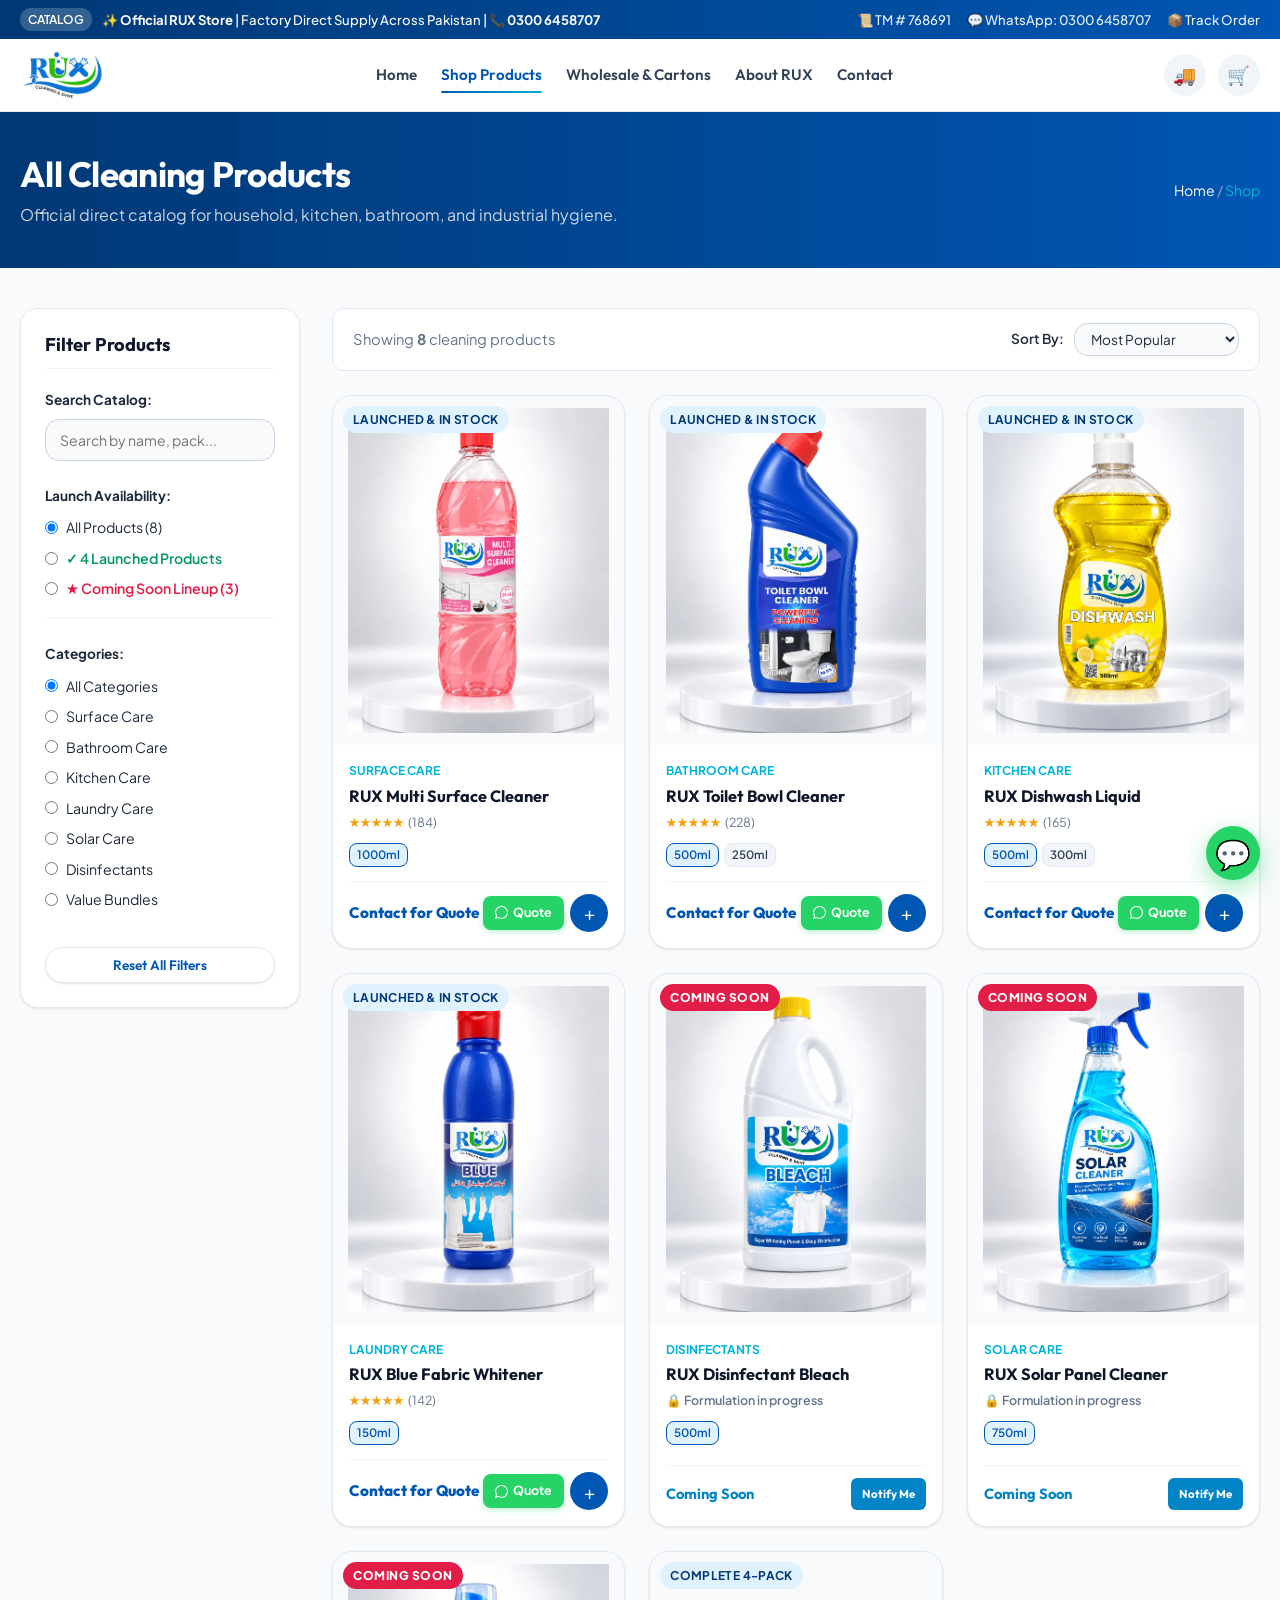
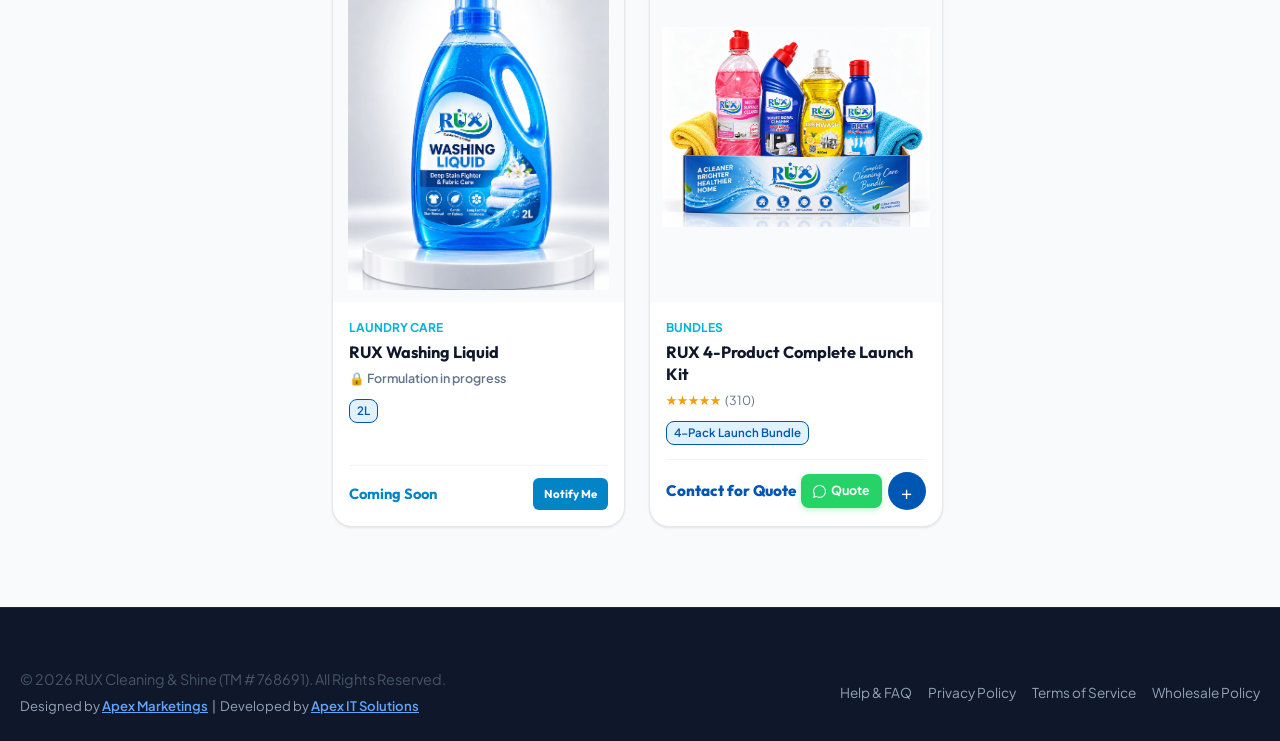
<file: shop.html>
<!DOCTYPE html>
<html lang="en">
<head>
  <meta charset="UTF-8">
  <meta name="viewport" content="width=device-width, initial-scale=1.0">
  <title>Shop Cleaning Products in Pakistan | RUX Cleaning & Shine</title>
  <meta name="description" content="Browse the full catalog of RUX cleaning chemicals in Pakistan: Multi Surface Cleaners, Toilet Cleaners, Lemon Dishwash Liquid, Blue Fabric Whitener, Solar Cleaner & Bleach. Cash on delivery nationwide.">
  <meta name="keywords" content="buy cleaning products Pakistan, dishwash liquid wholesale, toilet cleaner price, surface cleaner, rux store">
  <meta name="geo.region" content="PK">
  <meta name="geo.placename" content="Pakistan">
  <link rel="icon" type="image/png" href="assets/images/rux-logo.png">
  <link rel="stylesheet" href="assets/css/rux-main.css">
</head>
<body>

  <!-- Top Bar -->
  <div class="top-bar">
    <div class="container top-bar-content">
      <div style="display: flex; align-items: center; gap: 10px;">
        <span class="top-bar-badge">CATALOG</span>
        <span>✨ <strong>Official RUX Store</strong> | Factory Direct Supply Across Pakistan | 📞 <strong>0300 6458707</strong></span>
      </div>
      <div class="top-bar-right">
        <span class="top-bar-link">📜 TM # 768691</span>
        <a href="https://wa.me/923006458707" class="top-bar-link" target="_blank" rel="noopener">
          <span>💬 WhatsApp: 0300 6458707</span>
        </a>
        <a href="track.html" class="top-bar-link">📦 Track Order</a>
      </div>
    </div>
  </div>

  <!-- Main Header -->
  <header class="main-header">
    <div class="container header-container">
      <a href="index.html" class="logo-wrap" title="RUX Home">
        <img src="assets/images/rux-logo.png" alt="RUX Logo" class="logo-img">
      </a>
      <nav class="nav-links">
        <a href="index.html" class="nav-link">Home</a>
        <a href="shop.html" class="nav-link active">Shop Products</a>
        <a href="index.html#wholesale" class="nav-link">Wholesale & Cartons</a>
        <a href="about.html" class="nav-link">About RUX</a>
        <a href="contact.html" class="nav-link">Contact</a>
      </nav>
      <div class="header-actions">
        <a href="track.html" class="header-btn" title="Track Order">🚚</a>
        <button class="header-btn open-cart-drawer" title="Shopping Cart">
          🛒
          <span class="cart-counter" style="display: none;">0</span>
        </button>
        <button class="mobile-menu-toggle" id="mobileMenuToggle" aria-label="Toggle navigation">☰</button>
      </div>
    </div>
    <div class="mobile-nav-panel" id="mobileNav">
      <div class="mobile-nav-links">
        <a href="index.html">Home</a>
        <a href="shop.html" style="color: var(--rux-blue);">Shop All Products</a>
        <a href="index.html#wholesale">Wholesale & Cartons</a>
        <a href="about.html">About Us</a>
        <a href="contact.html">Contact Us</a>
        <a href="track.html">Track Order</a>
        <a href="faq.html">Help & FAQ</a>
      </div>
    </div>
  </header>

  <!-- Page Banner -->
  <div class="page-banner" style="background: linear-gradient(90deg, #003875, #0056b3); color: #fff; padding: 40px 0; position: relative; overflow: hidden;">
    <div class="container" style="display: flex; justify-content: space-between; align-items: center; flex-wrap: wrap; gap: 16px;">
      <div>
        <h1 style="color: #fff; font-size: 2.2rem; margin-bottom: 6px;">All Cleaning Products</h1>
        <p style="color: #cbd5e1;">Official direct catalog for household, kitchen, bathroom, and industrial hygiene.</p>
      </div>
      <div style="font-size: 0.88rem; color: #94a3b8;">
        <a href="index.html" style="color: #fff;">Home</a> / <span style="color: var(--rux-cyan);">Shop</span>
      </div>
    </div>
  </div>

  <!-- Shop Main Content -->
  <div class="container" style="padding: 40px 20px 80px;">
    <div style="display: grid; grid-template-columns: 1fr; gap: 32px;" id="shopLayout">
      <!-- Layout adjusts on desktop -->
      <style>
        @media (min-width: 992px) {
          #shopLayout {
            grid-template-columns: 280px 1fr !important;
          }
        }
      </style>

      <!-- Sidebar Filters -->
      <aside style="background: #ffffff; padding: 24px; border-radius: 18px; border: 1px solid #e2e8f0; height: fit-content; box-shadow: var(--shadow-sm);">
        <h3 style="font-size: 1.15rem; margin-bottom: 20px; padding-bottom: 12px; border-bottom: 1px solid #f1f5f9;">Filter Products</h3>

        <!-- Search in Shop -->
        <div style="margin-bottom: 24px;">
          <label style="display: block; font-size: 0.85rem; font-weight: 700; margin-bottom: 8px;">Search Catalog:</label>
          <input type="text" id="shopSearchInput" class="form-control" placeholder="Search by name, pack..." style="font-size: 0.88rem;">
        </div>

        <!-- Availability / Launch Filter -->
        <div style="margin-bottom: 24px; padding-bottom: 18px; border-bottom: 1px solid #f1f5f9;">
          <label style="display: block; font-size: 0.85rem; font-weight: 700; margin-bottom: 10px;">Launch Availability:</label>
          <div style="display: flex; flex-direction: column; gap: 8px;">
            <label style="display: flex; align-items: center; gap: 8px; font-size: 0.88rem; cursor: pointer;">
              <input type="radio" name="shopStatus" value="all" checked> All Products (8)
            </label>
            <label style="display: flex; align-items: center; gap: 8px; font-size: 0.88rem; cursor: pointer; color: #059669; font-weight: 600;">
              <input type="radio" name="shopStatus" value="launched"> ✓ 4 Launched Products
            </label>
            <label style="display: flex; align-items: center; gap: 8px; font-size: 0.88rem; cursor: pointer; color: #e11d48; font-weight: 600;">
              <input type="radio" name="shopStatus" value="coming-soon"> ★ Coming Soon Lineup (3)
            </label>
          </div>
        </div>

        <!-- Category Filter -->
        <div style="margin-bottom: 26px;">
          <label style="display: block; font-size: 0.85rem; font-weight: 700; margin-bottom: 10px;">Categories:</label>
          <div style="display: flex; flex-direction: column; gap: 8px;">
            <label style="display: flex; align-items: center; gap: 8px; font-size: 0.88rem; cursor: pointer;">
              <input type="radio" name="shopCat" value="all" checked> All Categories
            </label>
            <label style="display: flex; align-items: center; gap: 8px; font-size: 0.88rem; cursor: pointer;">
              <input type="radio" name="shopCat" value="Surface Care"> Surface Care
            </label>
            <label style="display: flex; align-items: center; gap: 8px; font-size: 0.88rem; cursor: pointer;">
              <input type="radio" name="shopCat" value="Bathroom Care"> Bathroom Care
            </label>
            <label style="display: flex; align-items: center; gap: 8px; font-size: 0.88rem; cursor: pointer;">
              <input type="radio" name="shopCat" value="Kitchen Care"> Kitchen Care
            </label>
            <label style="display: flex; align-items: center; gap: 8px; font-size: 0.88rem; cursor: pointer;">
              <input type="radio" name="shopCat" value="Laundry Care"> Laundry Care
            </label>
            <label style="display: flex; align-items: center; gap: 8px; font-size: 0.88rem; cursor: pointer;">
              <input type="radio" name="shopCat" value="Solar Care"> Solar Care
            </label>
            <label style="display: flex; align-items: center; gap: 8px; font-size: 0.88rem; cursor: pointer;">
              <input type="radio" name="shopCat" value="Disinfectants"> Disinfectants
            </label>
            <label style="display: flex; align-items: center; gap: 8px; font-size: 0.88rem; cursor: pointer;">
              <input type="radio" name="shopCat" value="Bundles"> Value Bundles
            </label>
          </div>
        </div>

        <!-- Quick Reset -->
        <button id="resetFiltersBtn" class="btn btn-secondary btn-sm btn-full" style="margin-top: 10px;">
          Reset All Filters
        </button>
      </aside>

      <!-- Products Grid & Sort Header -->
      <section>
        <div style="display: flex; justify-content: space-between; align-items: center; margin-bottom: 24px; flex-wrap: wrap; gap: 14px; background: #fff; padding: 14px 20px; border-radius: 12px; border: 1px solid #e2e8f0;">
          <div style="font-size: 0.92rem; color: #64748b;">
            Showing <strong id="productCountText">8</strong> cleaning products
          </div>
          <div style="display: flex; align-items: center; gap: 10px;">
            <label for="sortSelect" style="font-size: 0.85rem; font-weight: 600;">Sort By:</label>
            <select id="sortSelect" class="form-control" style="width: auto; padding: 6px 12px; font-size: 0.85rem;">
              <option value="popular">Most Popular</option>
              <option value="rating">Highest Rated</option>
              <option value="name-asc">Alphabetical (A - Z)</option>
            </select>
          </div>
        </div>

        <!-- Products Container -->
        <div class="products-grid" id="shopProductsGrid">
          <!-- Dynamic Products -->
        </div>
      </section>
    </div>
  </div>

  <!-- Slide-out Quote Request Drawer -->
  <div class="cart-drawer-overlay" id="cartDrawerOverlay">
    <div class="cart-drawer">
      <div class="cart-drawer-header">
        <div class="cart-drawer-title">
          <h3>Quote Request List</h3>
          <span class="badge badge-primary cart-counter">0</span>
        </div>
        <button class="cart-close-btn" id="closeCartDrawer">✕</button>
      </div>
      <div class="shipping-progress-wrap">
        <div class="shipping-progress-text" id="freeShippingText">
          <span>✨ <strong>Direct Factory Supply Across Pakistan</strong></span>
          <span>TM # 768691</span>
        </div>
        <div class="shipping-bar">
          <div class="shipping-fill" id="freeShippingBar" style="width: 100%;"></div>
        </div>
      </div>
      <div class="cart-drawer-items" id="cartDrawerItems"></div>
      <div class="cart-drawer-footer">
        <div class="cart-subtotal-row">
          <span style="font-weight: 600; color: #475569;">Pricing:</span>
          <span class="cart-subtotal-val" id="cartDrawerSubtotal">Contact for Quote</span>
        </div>
        <div class="cart-drawer-btns">
          <button class="btn btn-whatsapp btn-full" onclick="ruxStore.submitWhatsAppQuoteRequest()">
            💬 Send Quote Request on WhatsApp
          </button>
          <a href="contact.html" class="btn btn-secondary btn-full">Submit Written Inquiry Form</a>
        </div>
      </div>
    </div>
  </div>

  <!-- Quick View Modal Container -->
  <div class="modal-overlay" id="quickViewModal">
    <div class="modal-content-card">
      <button class="modal-close-btn" id="closeQuickView">✕</button>
      <div id="quickViewContent"></div>
    </div>
  </div>

  <!-- Floating WhatsApp Quick Button -->
  <a href="https://wa.me/923006458707?text=Hello%20RUX%20Team%2C%20I%20have%20an%20inquiry%20about%20your%20products" class="floating-whatsapp" target="_blank" rel="noopener" title="Chat with RUX on WhatsApp">
    💬
  </a>

  <footer class="main-footer">
    <div class="container" style="display: flex; justify-content: space-between; align-items: center; flex-wrap: wrap; gap: 16px;">
      <div>
        <p>© <span class="current-year">2026</span> RUX Cleaning & Shine (TM # 768691). All Rights Reserved.</p>
        <p style="margin: 4px 0 0 0; font-size: 0.82rem; color: #94a3b8;">
          Designed by <a href="https://apexmarketings.com/" target="_blank" rel="noopener" style="color: #60a5fa; text-decoration: underline; font-weight: 600;">Apex Marketings</a> &nbsp;|&nbsp; Developed by <a href="https://www.apexitsolutions.co/" target="_blank" rel="noopener" style="color: #60a5fa; text-decoration: underline; font-weight: 600;">Apex IT Solutions</a>
        </p>
      </div>
      <div style="display: flex; gap: 16px; font-size: 0.85rem;">
        <a href="faq.html">Help & FAQ</a>
        <a href="privacy.html">Privacy Policy</a>
        <a href="terms.html">Terms of Service</a>
        <a href="contact.html">Wholesale Policy</a>
      </div>
    </div>
  </footer>

  <script src="assets/js/rux-store.js"></script>
  <script src="assets/js/rux-effects.js"></script>
  <script>
    document.addEventListener("DOMContentLoaded", () => {
      const grid = document.getElementById("shopProductsGrid");
      const searchInput = document.getElementById("shopSearchInput");
      const catRadios = document.querySelectorAll("input[name='shopCat']");
      const statusRadios = document.querySelectorAll("input[name='shopStatus']");
      const sortSelect = document.getElementById("sortSelect");
      const countText = document.getElementById("productCountText");
      const resetBtn = document.getElementById("resetFiltersBtn");

      function filterAndRender() {
        const query = (searchInput.value || "").trim().toLowerCase();
        let selectedCat = "all";
        catRadios.forEach(r => { if (r.checked) selectedCat = r.value; });
        let selectedStatus = "all";
        statusRadios.forEach(r => { if (r.checked) selectedStatus = r.value; });

        let list = RUX_PRODUCTS.filter(p => {
          const matchQuery = p.name.toLowerCase().includes(query) || p.shortDesc.toLowerCase().includes(query);
          const matchCat = selectedCat === "all" || p.category === selectedCat;
          const matchStatus = selectedStatus === "all" ||
            (selectedStatus === "launched" && p.isLaunched) ||
            (selectedStatus === "coming-soon" && (p.status === "coming-soon" || !p.isLaunched));
          return matchQuery && matchCat && matchStatus;
        });

        // Sorting
        const sortMode = sortSelect.value;
        if (sortMode === "rating") {
          list.sort((a, b) => b.rating - a.rating);
        } else if (sortMode === "name-asc") {
          list.sort((a, b) => a.name.localeCompare(b.name));
        }

        countText.textContent = list.length;
        if (list.length === 0) {
          grid.innerHTML = `<div style="grid-column: 1 / -1; padding: 40px; text-align: center; color: #64748b;">No products match your selected criteria. Try adjusting your filters.</div>`;
        } else {
          grid.innerHTML = list.map(p => ruxStore.renderProductCardHTML(p)).join("");
        }
      }

      searchInput.addEventListener("input", filterAndRender);
      catRadios.forEach(r => r.addEventListener("change", filterAndRender));
      statusRadios.forEach(r => r.addEventListener("change", filterAndRender));
      sortSelect.addEventListener("change", filterAndRender);

      if (resetBtn) {
        resetBtn.addEventListener("click", () => {
          searchInput.value = "";
          document.querySelector("input[name='shopCat'][value='all']").checked = true;
          document.querySelector("input[name='shopStatus'][value='all']").checked = true;
          sortSelect.value = "popular";
          filterAndRender();
        });
      }

      filterAndRender();
    });
  </script>
</body>
</html>
</file>
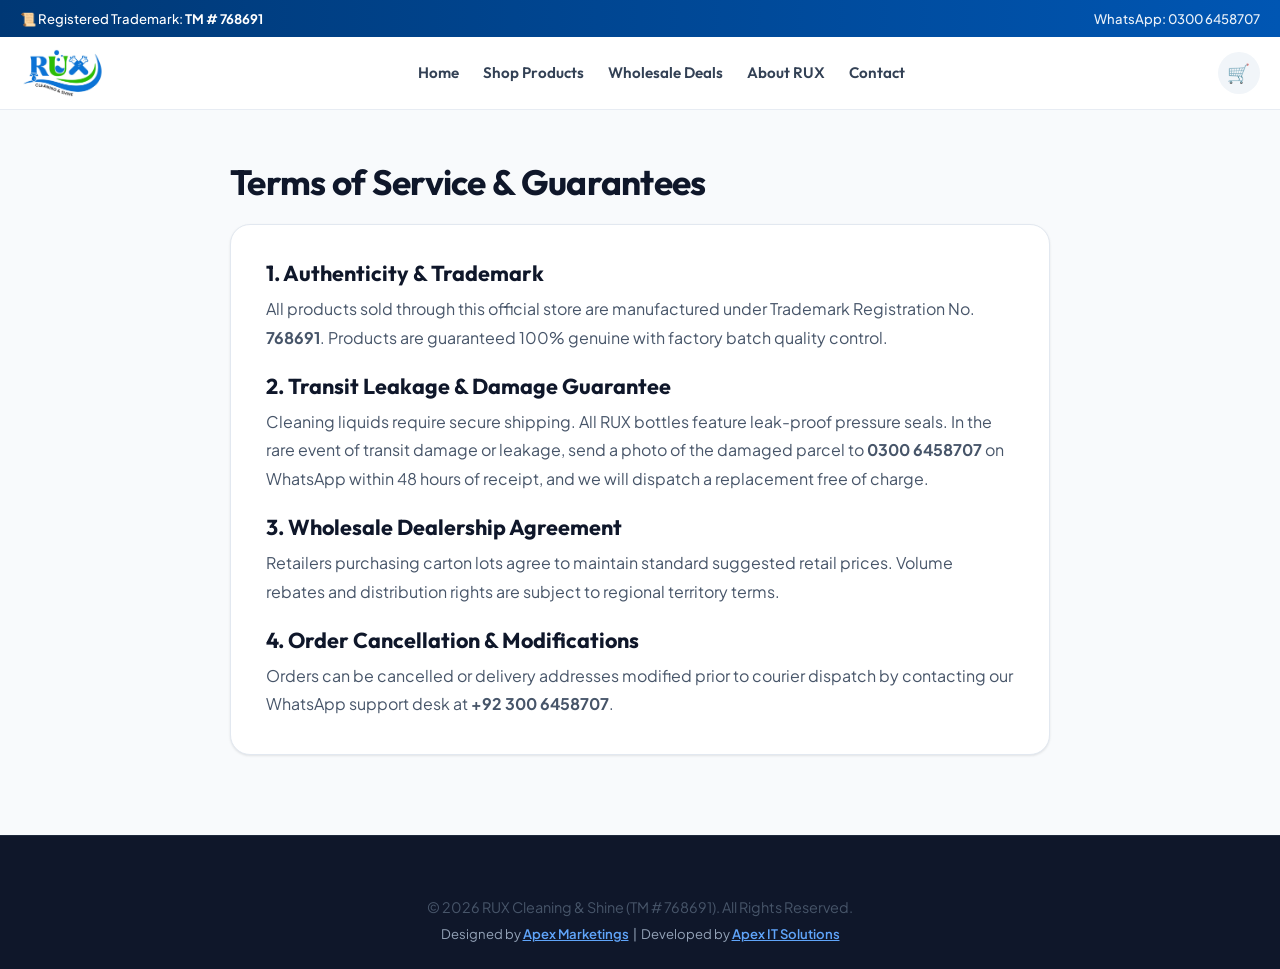
<file: terms.html>
<!DOCTYPE html>
<html lang="en">
<head>
  <meta charset="UTF-8">
  <meta name="viewport" content="width=device-width, initial-scale=1.0">
  <title>Terms of Service & Delivery Guarantee | RUX Cleaning & Shine</title>
  <meta name="description" content="Terms of service, shipping guarantee, and damage replacement policy for RUX Cleaning & Shine.">
  <link rel="icon" type="image/png" href="assets/images/rux-logo.png">
  <link rel="stylesheet" href="assets/css/rux-main.css">
  <meta name="geo.region" content="PK">
  <meta name="geo.placename" content="Pakistan">
</head>
<body>

  <!-- Top Bar -->
  <div class="top-bar">
    <div class="container top-bar-content">
      <div><span>📜 Registered Trademark: <strong>TM # 768691</strong></span></div>
      <div class="top-bar-right">
        <a href="https://wa.me/923006458707" class="top-bar-link" target="_blank" rel="noopener">WhatsApp: 0300 6458707</a>
      </div>
    </div>
  </div>

  <!-- Header -->
  <header class="main-header">
    <div class="container header-container">
      <a href="index.html" class="logo-wrap">
        <img src="assets/images/rux-logo.png" alt="RUX Logo" class="logo-img">
      </a>
      <nav class="nav-links">
        <a href="index.html" class="nav-link">Home</a>
        <a href="shop.html" class="nav-link">Shop Products</a>
        <a href="index.html#wholesale" class="nav-link">Wholesale Deals</a>
        <a href="about.html" class="nav-link">About RUX</a>
        <a href="contact.html" class="nav-link">Contact</a>
      </nav>
      <div class="header-actions">
        <button class="header-btn open-cart-drawer" title="Shopping Cart">
          🛒
          <span class="cart-counter" style="display: none;">0</span>
        </button>
      </div>
    </div>
  </header>

  <main class="container" style="padding: 50px 20px 80px; max-width: 860px;">
    <h1 style="font-size: 2.2rem; margin-bottom: 20px;">Terms of Service & Guarantees</h1>
    <div style="background: #fff; padding: 35px; border-radius: 20px; border: 1px solid #e2e8f0; box-shadow: var(--shadow-sm); line-height: 1.8; color: #475569;">
      <h3 style="color: #0f172a; margin-bottom: 8px;">1. Authenticity & Trademark</h3>
      <p style="margin-bottom: 20px;">
        All products sold through this official store are manufactured under Trademark Registration No. <strong>768691</strong>. Products are guaranteed 100% genuine with factory batch quality control.
      </p>

      <h3 style="color: #0f172a; margin-bottom: 8px;">2. Transit Leakage & Damage Guarantee</h3>
      <p style="margin-bottom: 20px;">
        Cleaning liquids require secure shipping. All RUX bottles feature leak-proof pressure seals. In the rare event of transit damage or leakage, send a photo of the damaged parcel to <strong>0300 6458707</strong> on WhatsApp within 48 hours of receipt, and we will dispatch a replacement free of charge.
      </p>

      <h3 style="color: #0f172a; margin-bottom: 8px;">3. Wholesale Dealership Agreement</h3>
      <p style="margin-bottom: 20px;">
        Retailers purchasing carton lots agree to maintain standard suggested retail prices. Volume rebates and distribution rights are subject to regional territory terms.
      </p>

      <h3 style="color: #0f172a; margin-bottom: 8px;">4. Order Cancellation & Modifications</h3>
      <p>
        Orders can be cancelled or delivery addresses modified prior to courier dispatch by contacting our WhatsApp support desk at <strong>+92 300 6458707</strong>.
      </p>
    </div>
  </main>

  <footer class="main-footer">
    <div class="container" style="text-align: center;">
      <p>© <span class="current-year">2026</span> RUX Cleaning & Shine (TM # 768691). All Rights Reserved.</p>
        <p style="margin: 4px 0 0 0; font-size: 0.82rem; color: #94a3b8;">Designed by <a href="https://apexmarketings.com/" target="_blank" rel="noopener" style="color: #60a5fa; text-decoration: underline; font-weight: 600;">Apex Marketings</a> &nbsp;|&nbsp; Developed by <a href="https://www.apexitsolutions.co/" target="_blank" rel="noopener" style="color: #60a5fa; text-decoration: underline; font-weight: 600;">Apex IT Solutions</a></p>
    </div>
  </footer>

  <script src="assets/js/rux-store.js"></script>
  <script src="assets/js/rux-effects.js"></script>
</body>
</html>
</file>
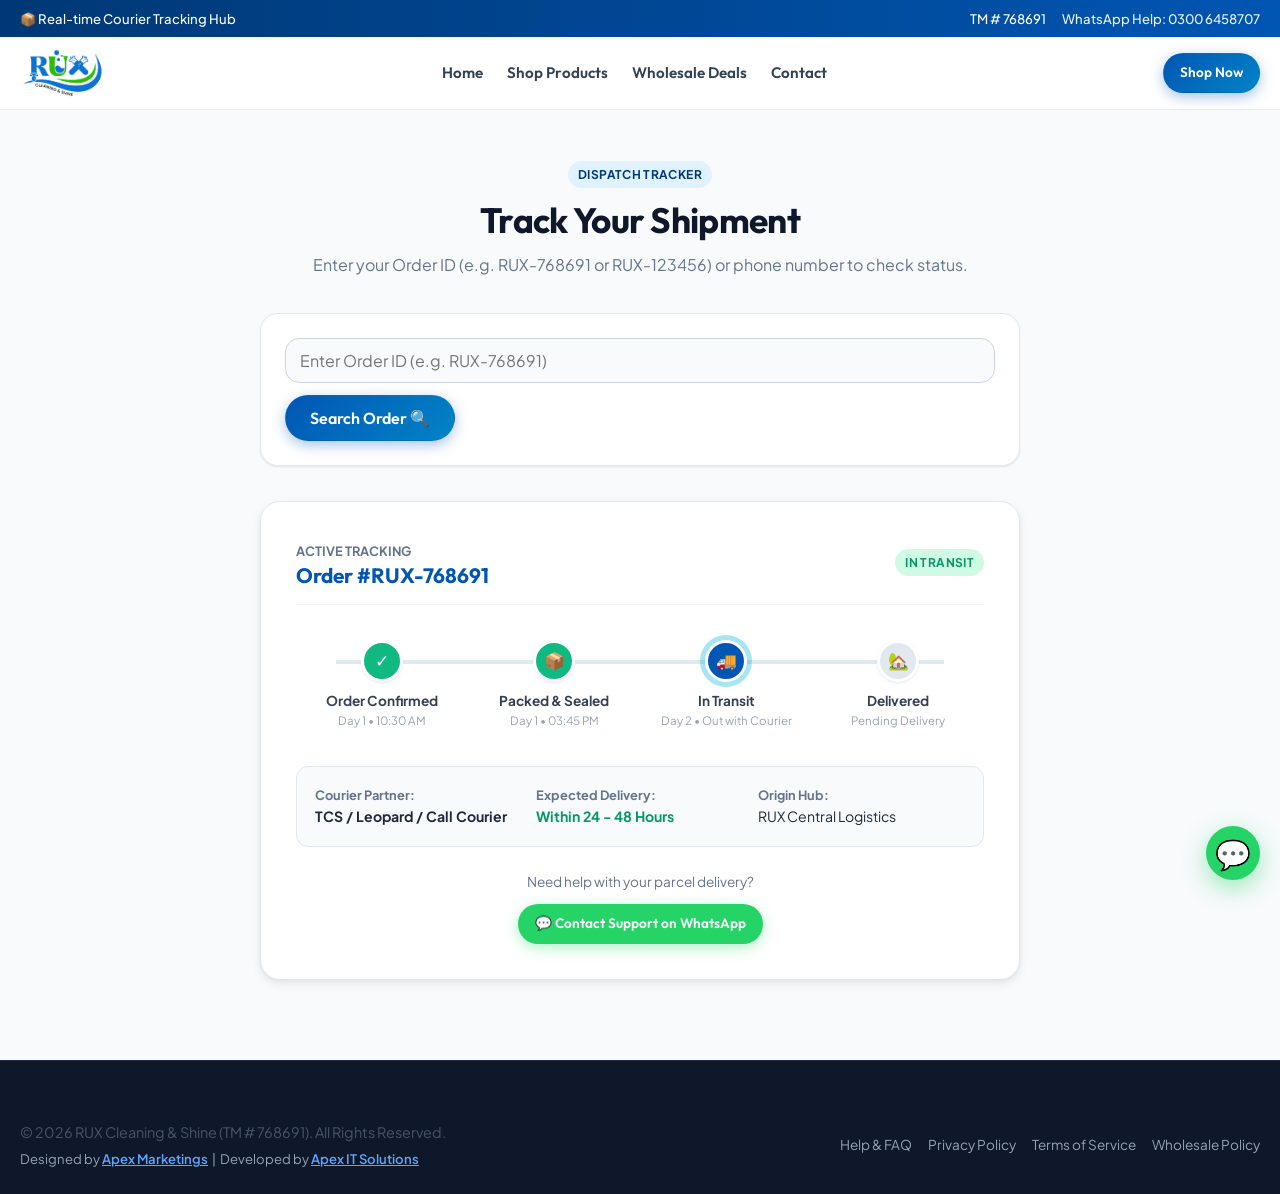
<file: track.html>
<!DOCTYPE html>
<html lang="en">
<head>
  <meta charset="UTF-8">
  <meta name="viewport" content="width=device-width, initial-scale=1.0">
  <title>Track Your Order | RUX Cleaning & Shine</title>
  <meta name="description" content="Check the real-time fulfillment and delivery status of your RUX cleaning products order.">
  <link rel="icon" type="image/png" href="assets/images/rux-logo.png">
  <link rel="stylesheet" href="assets/css/rux-main.css">
  <meta name="geo.region" content="PK">
  <meta name="geo.placename" content="Pakistan">
</head>
<body>

  <!-- Top Bar -->
  <div class="top-bar">
    <div class="container top-bar-content">
      <div><span>📦 Real-time Courier Tracking Hub</span></div>
      <div class="top-bar-right">
        <span>TM # 768691</span>
        <a href="https://wa.me/923006458707" class="top-bar-link" target="_blank" rel="noopener">WhatsApp Help: 0300 6458707</a>
      </div>
    </div>
  </div>

  <!-- Header -->
  <header class="main-header">
    <div class="container header-container">
      <a href="index.html" class="logo-wrap">
        <img src="assets/images/rux-logo.png" alt="RUX Logo" class="logo-img">
      </a>
      <nav class="nav-links">
        <a href="index.html" class="nav-link">Home</a>
        <a href="shop.html" class="nav-link">Shop Products</a>
        <a href="index.html#wholesale" class="nav-link">Wholesale Deals</a>
        <a href="contact.html" class="nav-link">Contact</a>
      </nav>
      <div class="header-actions">
        <a href="shop.html" class="btn btn-primary btn-sm">Shop Now</a>
        <button class="mobile-menu-toggle" id="mobileMenuToggle" aria-label="Toggle navigation">☰</button>
      </div>
    </div>
    <div class="mobile-nav-panel" id="mobileNav">
      <div class="mobile-nav-links">
        <a href="index.html">Home</a>
        <a href="shop.html">Shop All Products</a>
        <a href="index.html#wholesale">Wholesale & Cartons</a>
        <a href="about.html">About Us</a>
        <a href="contact.html">Contact Us</a>
        <a href="track.html" style="color: var(--rux-blue);">Track Order</a>
        <a href="faq.html">Help & FAQ</a>
      </div>
    </div>
  </header>

  <!-- Track Section -->
  <main class="container" style="padding: 50px 20px 80px; max-width: 800px;">
    <div style="text-align: center; margin-bottom: 35px;">
      <span class="badge badge-primary" style="margin-bottom: 10px;">DISPATCH TRACKER</span>
      <h1 style="font-size: 2.2rem; margin-bottom: 10px;">Track Your Shipment</h1>
      <p style="color: #64748b;">Enter your Order ID (e.g. RUX-768691 or RUX-123456) or phone number to check status.</p>
    </div>

    <!-- Search Box -->
    <div style="background: #fff; padding: 24px; border-radius: 18px; border: 1px solid #e2e8f0; box-shadow: var(--shadow-sm); margin-bottom: 35px;">
      <div style="display: flex; gap: 12px; flex-wrap: wrap;">
        <input type="text" id="trackInput" class="form-control" placeholder="Enter Order ID (e.g. RUX-768691)" style="flex-grow: 1;">
        <button class="btn btn-primary" id="trackSearchBtn" style="white-space: nowrap;">
          Search Order 🔍
        </button>
      </div>
    </div>

    <!-- Tracking Timeline Container (Populated dynamically) -->
    <div id="trackResultBox" style="background: #ffffff; border-radius: 20px; border: 1px solid #e2e8f0; padding: 35px; box-shadow: var(--shadow-md);">
      <div style="display: flex; justify-content: space-between; align-items: center; border-bottom: 1px solid #f1f5f9; padding-bottom: 16px; margin-bottom: 24px; flex-wrap: wrap; gap: 10px;">
        <div>
          <span style="font-size: 0.8rem; color: #64748b; text-transform: uppercase; font-weight: 700;">Active Tracking</span>
          <h3 id="displayOrderId" style="font-size: 1.3rem; color: #0056b3;">Order #RUX-768691</h3>
        </div>
        <span class="badge badge-success" id="displayStatusBadge">In Transit</span>
      </div>

      <!-- Step Timeline -->
      <div class="timeline-wrap">
        <div class="timeline-step completed">
          <div class="step-icon">✓</div>
          <div class="step-label">Order Confirmed</div>
          <div class="step-time">Day 1 • 10:30 AM</div>
        </div>
        <div class="timeline-step completed">
          <div class="step-icon">📦</div>
          <div class="step-label">Packed & Sealed</div>
          <div class="step-time">Day 1 • 03:45 PM</div>
        </div>
        <div class="timeline-step current">
          <div class="step-icon">🚚</div>
          <div class="step-label">In Transit</div>
          <div class="step-time">Day 2 • Out with Courier</div>
        </div>
        <div class="timeline-step">
          <div class="step-icon">🏡</div>
          <div class="step-label">Delivered</div>
          <div class="step-time">Pending Delivery</div>
        </div>
      </div>

      <div style="background: #f8fafc; border: 1px solid #e2e8f0; border-radius: 12px; padding: 18px; margin-top: 30px; font-size: 0.88rem;">
        <div style="display: grid; grid-template-columns: repeat(auto-fit, minmax(200px, 1fr)); gap: 14px;">
          <div>
            <strong style="color: #64748b; font-size: 0.8rem; display: block;">Courier Partner:</strong>
            <span style="font-weight: 700;">TCS / Leopard / Call Courier</span>
          </div>
          <div>
            <strong style="color: #64748b; font-size: 0.8rem; display: block;">Expected Delivery:</strong>
            <span style="font-weight: 700; color: #059669;">Within 24 - 48 Hours</span>
          </div>
          <div>
            <strong style="color: #64748b; font-size: 0.8rem; display: block;">Origin Hub:</strong>
            <span>RUX Central Logistics</span>
          </div>
        </div>
      </div>

      <div style="text-align: center; margin-top: 24px;">
        <p style="font-size: 0.85rem; color: #64748b; margin-bottom: 12px;">Need help with your parcel delivery?</p>
        <a href="https://wa.me/923006458707?text=Hello%20RUX%20Helpdesk%2C%20I%20need%20an%20update%20on%20my%20order" target="_blank" rel="noopener" class="btn btn-whatsapp btn-sm">
          💬 Contact Support on WhatsApp
        </a>
      </div>
    </div>
  </main>

  <!-- Floating WhatsApp Quick Button -->
  <a href="https://wa.me/923006458707?text=Hello%20RUX%20Team%2C%20I%20have%20an%20inquiry%20about%20your%20products" class="floating-whatsapp" target="_blank" rel="noopener" title="Chat with RUX on WhatsApp">
    💬
  </a>

  <footer class="main-footer">
    <div class="container" style="display: flex; justify-content: space-between; align-items: center; flex-wrap: wrap; gap: 16px;">
      <div>
        <p>© <span class="current-year">2026</span> RUX Cleaning & Shine (TM # 768691). All Rights Reserved.</p>
        <p style="margin: 4px 0 0 0; font-size: 0.82rem; color: #94a3b8;">Designed by <a href="https://apexmarketings.com/" target="_blank" rel="noopener" style="color: #60a5fa; text-decoration: underline; font-weight: 600;">Apex Marketings</a> &nbsp;|&nbsp; Developed by <a href="https://www.apexitsolutions.co/" target="_blank" rel="noopener" style="color: #60a5fa; text-decoration: underline; font-weight: 600;">Apex IT Solutions</a></p>
      </div>
      <div style="display: flex; gap: 16px; font-size: 0.85rem;">
        <a href="faq.html">Help & FAQ</a>
        <a href="privacy.html">Privacy Policy</a>
        <a href="terms.html">Terms of Service</a>
        <a href="contact.html">Wholesale Policy</a>
      </div>
    </div>
  </footer>

  <script src="assets/js/rux-store.js"></script>
  <script src="assets/js/rux-effects.js"></script>
  <script>
    document.addEventListener("DOMContentLoaded", () => {
      const urlParams = new URLSearchParams(window.location.search);
      const paramId = urlParams.get("id");
      const trackInput = document.getElementById("trackInput");
      const trackBtn = document.getElementById("trackSearchBtn");
      const displayId = document.getElementById("displayOrderId");

      if (paramId) {
        trackInput.value = paramId;
        displayId.textContent = `Order #${paramId}`;
      }

      trackBtn.addEventListener("click", () => {
        const val = trackInput.value.trim();
        if (!val) {
          alert("Please enter a valid Order ID");
          return;
        }
        displayId.textContent = `Order #${val.toUpperCase()}`;
        ruxStore.showToast(`Updated shipment timeline for ${val.toUpperCase()}`);
      });
    });
  </script>
</body>
</html>
</file>
<file: assets/css/rux-main.css>
/* ==========================================================================
   RUX CLEANING & SHINE - PREMIUM E-COMMERCE DESIGN SYSTEM
   TM # 768691 | Master Stylesheet & Responsive System
   ========================================================================== */

@import url('https://fonts.googleapis.com/css2?family=Outfit:wght@400;500;600;700;800&family=Plus+Jakarta+Sans:wght@300;400;500;600;700&display=swap');

:root {
  /* Brand Color Palette */
  --rux-blue: #0056b3;
  --rux-blue-dark: #003875;
  --rux-blue-light: #e0f2fe;
  --rux-cyan: #00b4d8;
  --rux-cyan-glow: rgba(0, 180, 216, 0.35);
  --rux-green: #10b981;
  --rux-green-dark: #059669;
  --rux-green-light: #d1fae5;
  --rux-rose: #e11d48;
  --rux-rose-light: #ffe4e6;
  --rux-yellow: #f59e0b;
  --rux-yellow-light: #fef3c7;
  
  /* Neutral Palette */
  --slate-900: #0f172a;
  --slate-800: #1e293b;
  --slate-700: #334155;
  --slate-600: #475569;
  --slate-500: #64748b;
  --slate-400: #94a3b8;
  --slate-300: #cbd5e1;
  --slate-200: #e2e8f0;
  --slate-100: #f1f5f9;
  --slate-50: #f8fafc;
  --white: #ffffff;
  
  /* Typography */
  --font-heading: 'Outfit', -apple-system, BlinkMacSystemFont, sans-serif;
  --font-body: 'Plus Jakarta Sans', -apple-system, BlinkMacSystemFont, sans-serif;

  /* Shadows & Glassmorphism */
  --shadow-sm: 0 1px 3px rgba(0, 0, 0, 0.06), 0 1px 2px rgba(0, 0, 0, 0.04);
  --shadow-md: 0 4px 12px rgba(0, 0, 0, 0.07), 0 2px 4px rgba(0, 0, 0, 0.04);
  --shadow-lg: 0 10px 25px -3px rgba(0, 86, 179, 0.12), 0 4px 6px -2px rgba(0, 0, 0, 0.05);
  --shadow-xl: 0 20px 35px -5px rgba(0, 86, 179, 0.18), 0 10px 10px -5px rgba(0, 0, 0, 0.04);
  --shadow-glow: 0 0 20px rgba(0, 180, 216, 0.35);
  --glass-bg: rgba(255, 255, 255, 0.92);
  --glass-border: rgba(255, 255, 255, 0.6);
  --radius-sm: 8px;
  --radius-md: 14px;
  --radius-lg: 20px;
  --radius-xl: 28px;
  --radius-full: 9999px;

  /* Transitions */
  --transition-fast: 0.18s cubic-bezier(0.4, 0, 0.2, 1);
  --transition-smooth: 0.3s cubic-bezier(0.4, 0, 0.2, 1);
  --transition-bounce: 0.4s cubic-bezier(0.34, 1.56, 0.64, 1);
}

/* Reset & Box Sizing */
*, *::before, *::after {
  box-sizing: border-box;
  margin: 0;
  padding: 0;
}

html {
  scroll-behavior: smooth;
  font-size: 16px;
  -webkit-text-size-adjust: 100%;
}

body {
  font-family: var(--font-body);
  color: var(--slate-800);
  background-color: var(--slate-50);
  line-height: 1.6;
  overflow-x: hidden;
  -webkit-font-smoothing: antialiased;
}

img {
  max-width: 100%;
  height: auto;
  display: block;
}

a {
  color: inherit;
  text-decoration: none;
  transition: color var(--transition-fast);
}

button, input, select, textarea {
  font-family: inherit;
  font-size: inherit;
  color: inherit;
  outline: none;
}

button {
  cursor: pointer;
  border: none;
  background: none;
}

ul, ol {
  list-style: none;
}

/* Container */
.container {
  width: 100%;
  max-width: 1280px;
  margin-left: auto;
  margin-right: auto;
  padding-left: 20px;
  padding-right: 20px;
}

/* Typography Presets */
h1, h2, h3, h4, h5, h6 {
  font-family: var(--font-heading);
  font-weight: 700;
  color: var(--slate-900);
  line-height: 1.25;
}

h1 { font-size: clamp(1.85rem, 4vw, 3.25rem); letter-spacing: -0.02em; }
h2 { font-size: clamp(1.5rem, 3vw, 2.35rem); letter-spacing: -0.015em; }
h3 { font-size: 1.35rem; }
h4 { font-size: 1.15rem; }

p {
  color: var(--slate-600);
}

/* ==========================================================================
   TOP BAR & HEADER
   ========================================================================== */
.top-bar {
  background: linear-gradient(90deg, var(--rux-blue-dark), var(--rux-blue));
  color: var(--white);
  font-size: 0.82rem;
  padding: 8px 0;
  font-weight: 500;
}

.top-bar-content {
  display: flex;
  justify-content: space-between;
  align-items: center;
  flex-wrap: wrap;
  gap: 10px;
}

.top-bar-badge {
  background: rgba(255, 255, 255, 0.2);
  padding: 2px 8px;
  border-radius: var(--radius-full);
  font-weight: 600;
  font-size: 0.75rem;
  display: inline-flex;
  align-items: center;
  gap: 4px;
}

.top-bar-right {
  display: flex;
  align-items: center;
  gap: 16px;
  flex-wrap: wrap;
}

.top-bar-link {
  display: inline-flex;
  align-items: center;
  gap: 6px;
  opacity: 0.92;
}
.top-bar-link:hover {
  opacity: 1;
  text-decoration: underline;
}

/* Main Navigation Header */
.main-header {
  position: sticky;
  top: 0;
  z-index: 100;
  background: var(--glass-bg);
  backdrop-filter: blur(14px);
  -webkit-backdrop-filter: blur(14px);
  border-bottom: 1px solid rgba(226, 232, 240, 0.8);
  transition: all var(--transition-smooth);
}

.main-header.scrolled {
  box-shadow: var(--shadow-md);
  background: rgba(255, 255, 255, 0.98);
}

.header-container {
  display: flex;
  align-items: center;
  justify-content: space-between;
  padding: 12px 20px;
  gap: 20px;
}

.logo-wrap {
  display: flex;
  align-items: center;
  gap: 12px;
}

.logo-img {
  height: 48px;
  width: auto;
  object-fit: contain;
  transition: transform var(--transition-bounce);
}

.logo-wrap:hover .logo-img {
  transform: scale(1.04);
}

.nav-links {
  display: flex;
  align-items: center;
  gap: 24px;
}

@media (max-width: 991px) {
  .nav-links {
    display: none;
  }
}

.nav-link {
  font-family: var(--font-heading);
  font-weight: 600;
  font-size: 0.95rem;
  color: var(--slate-700);
  position: relative;
  padding: 6px 0;
}

.nav-link::after {
  content: '';
  position: absolute;
  bottom: 0;
  left: 0;
  width: 0;
  height: 2.5px;
  background: linear-gradient(90deg, var(--rux-blue), var(--rux-cyan));
  transition: width var(--transition-smooth);
  border-radius: var(--radius-full);
}

.nav-link:hover, .nav-link.active {
  color: var(--rux-blue);
}

.nav-link:hover::after, .nav-link.active::after {
  width: 100%;
}

.nav-badge-new {
  background: var(--rux-rose);
  color: var(--white);
  font-size: 0.65rem;
  font-weight: 700;
  padding: 2px 6px;
  border-radius: var(--radius-full);
  margin-left: 4px;
  vertical-align: middle;
  text-transform: uppercase;
}

/* Header Search & Actions */
.header-actions {
  display: flex;
  align-items: center;
  gap: 12px;
}

.search-box-wrap {
  position: relative;
  width: 240px;
  display: none;
}

@media (min-width: 992px) {
  .search-box-wrap {
    display: block;
  }
}

.search-input {
  width: 100%;
  padding: 9px 16px 9px 38px;
  background: var(--slate-100);
  border: 1px solid var(--slate-200);
  border-radius: var(--radius-full);
  font-size: 0.88rem;
  transition: all var(--transition-fast);
}

.search-input:focus {
  background: var(--white);
  border-color: var(--rux-cyan);
  box-shadow: 0 0 0 3px var(--rux-cyan-glow);
}

.search-icon-btn {
  position: absolute;
  left: 12px;
  top: 50%;
  transform: translateY(-50%);
  color: var(--slate-400);
  pointer-events: none;
}

.header-btn {
  position: relative;
  display: flex;
  align-items: center;
  justify-content: center;
  width: 42px;
  height: 42px;
  border-radius: 50%;
  background: var(--slate-100);
  color: var(--slate-700);
  transition: all var(--transition-fast);
  font-size: 1.15rem;
}

.header-btn:hover {
  background: var(--rux-blue-light);
  color: var(--rux-blue);
  transform: translateY(-2px);
}

.cart-counter {
  position: absolute;
  top: -4px;
  right: -4px;
  background: var(--rux-rose);
  color: var(--white);
  font-size: 0.72rem;
  font-weight: 700;
  min-width: 20px;
  height: 20px;
  border-radius: 10px;
  display: flex;
  align-items: center;
  justify-content: center;
  padding: 0 4px;
  box-shadow: 0 2px 5px rgba(225, 29, 72, 0.4);
}

.mobile-menu-toggle {
  display: flex;
  align-items: center;
  justify-content: center;
  width: 42px;
  height: 42px;
  border-radius: var(--radius-sm);
  background: var(--slate-100);
  color: var(--slate-800);
  font-size: 1.35rem;
}

@media (min-width: 992px) {
  .mobile-menu-toggle {
    display: none;
  }
}

.mobile-nav-panel {
  display: none;
  background: #ffffff;
  border-top: 1px solid var(--slate-200);
  padding: 16px 20px;
  box-shadow: var(--shadow-md);
}

.mobile-nav-panel.active, #mobileNav.active {
  display: block !important;
}

.mobile-nav-links {
  display: flex;
  flex-direction: column;
  gap: 12px;
  font-weight: 600;
  font-size: 1rem;
}

.mobile-nav-links a {
  padding: 8px 0;
  border-bottom: 1px solid var(--slate-100);
}

.mobile-nav-links a:last-child {
  border-bottom: none;
}

/* ==========================================================================
   BUTTONS & BADGES
   ========================================================================== */
.btn {
  display: inline-flex;
  align-items: center;
  justify-content: center;
  gap: 8px;
  font-family: var(--font-heading);
  font-weight: 600;
  padding: 12px 24px;
  border-radius: var(--radius-full);
  transition: all var(--transition-smooth);
  cursor: pointer;
  border: 1px solid transparent;
  text-align: center;
}

.btn-primary {
  background: linear-gradient(135deg, var(--rux-blue), #0284c7);
  color: var(--white);
  box-shadow: 0 4px 14px rgba(0, 86, 179, 0.35);
}

.btn-primary:hover {
  transform: translateY(-2px);
  box-shadow: 0 6px 20px rgba(0, 86, 179, 0.48);
  background: linear-gradient(135deg, #004593, var(--rux-blue));
}

.btn-secondary {
  background: var(--white);
  color: var(--rux-blue);
  border-color: var(--slate-200);
  box-shadow: var(--shadow-sm);
}

.btn-secondary:hover {
  background: var(--slate-50);
  border-color: var(--rux-blue);
  transform: translateY(-2px);
}

.btn-whatsapp {
  background: #25d366;
  color: var(--white);
  box-shadow: 0 4px 14px rgba(37, 211, 102, 0.35);
}

.btn-whatsapp:hover {
  background: #1eb956;
  transform: translateY(-2px);
  box-shadow: 0 6px 20px rgba(37, 211, 102, 0.45);
}

.btn-sm {
  padding: 8px 16px;
  font-size: 0.85rem;
}

.btn-lg {
  padding: 14px 28px;
  font-size: 1rem;
}

.btn-full {
  width: 100%;
}

.badge {
  display: inline-flex;
  align-items: center;
  gap: 4px;
  padding: 4px 10px;
  border-radius: var(--radius-full);
  font-size: 0.75rem;
  font-weight: 700;
  text-transform: uppercase;
  letter-spacing: 0.03em;
}

.badge-primary { background: var(--rux-blue-light); color: var(--rux-blue-dark); }
.badge-success { background: var(--rux-green-light); color: var(--rux-green-dark); }
.badge-danger  { background: var(--rux-rose-light); color: var(--rux-rose); }
.badge-warning { background: var(--rux-yellow-light); color: #b45309; }

/* ==========================================================================
   HERO BANNER
   ========================================================================== */
.hero-section {
  position: relative;
  padding: 40px 0 60px;
  overflow: hidden;
  background: radial-gradient(circle at 10% 20%, rgba(224, 242, 254, 0.8) 0%, rgba(248, 250, 252, 1) 90%);
}

.hero-grid {
  display: grid;
  grid-template-columns: 1fr;
  gap: 36px;
  align-items: center;
}

@media (min-width: 992px) {
  .hero-grid {
    grid-template-columns: 1.1fr 1fr;
    gap: 50px;
  }
}

.hero-tag {
  display: inline-flex;
  align-items: center;
  gap: 8px;
  background: rgba(0, 86, 179, 0.08);
  color: var(--rux-blue);
  padding: 6px 14px;
  border-radius: var(--radius-full);
  font-weight: 700;
  font-size: 0.85rem;
  margin-bottom: 18px;
  border: 1px solid rgba(0, 86, 179, 0.15);
}

.hero-title {
  margin-bottom: 18px;
  line-height: 1.15;
}

.hero-highlight {
  background: linear-gradient(135deg, var(--rux-blue) 0%, var(--rux-cyan) 100%);
  -webkit-background-clip: text;
  -webkit-text-fill-color: transparent;
}

.hero-desc {
  font-size: 1.05rem;
  line-height: 1.7;
  color: var(--slate-600);
  margin-bottom: 24px;
  max-width: 540px;
}

.hero-cta-group {
  display: flex;
  align-items: center;
  gap: 14px;
  flex-wrap: wrap;
  margin-bottom: 30px;
}

.hero-trust-row {
  display: flex;
  align-items: center;
  gap: 20px;
  padding-top: 18px;
  border-top: 1px solid var(--slate-200);
  flex-wrap: wrap;
}

.hero-trust-item {
  display: flex;
  align-items: center;
  gap: 8px;
  font-size: 0.85rem;
  font-weight: 600;
  color: var(--slate-700);
}

.hero-trust-item i {
  color: var(--rux-green);
  font-size: 1.1rem;
  font-style: normal;
  font-weight: 800;
}

.hero-media-wrapper {
  position: relative;
}

.hero-main-card {
  position: relative;
  border-radius: var(--radius-xl);
  overflow: hidden;
  box-shadow: var(--shadow-xl);
  background: var(--white);
  border: 4px solid var(--white);
}

.hero-img {
  width: 100%;
  height: auto;
  object-fit: cover;
  transition: transform 0.6s ease;
}

.hero-main-card:hover .hero-img {
  transform: scale(1.02);
}

.hero-floating-badge {
  position: absolute;
  bottom: 20px;
  left: 20px;
  background: var(--glass-bg);
  backdrop-filter: blur(12px);
  -webkit-backdrop-filter: blur(12px);
  padding: 12px 18px;
  border-radius: var(--radius-md);
  border: 1px solid var(--glass-border);
  box-shadow: var(--shadow-lg);
  display: flex;
  align-items: center;
  gap: 12px;
  max-width: 280px;
  animation: floatAnim 4s ease-in-out infinite;
}

@keyframes floatAnim {
  0%, 100% { transform: translateY(0); }
  50% { transform: translateY(-6px); }
}

.hero-badge-icon {
  width: 40px;
  height: 40px;
  border-radius: 10px;
  background: linear-gradient(135deg, var(--rux-blue), var(--rux-cyan));
  color: var(--white);
  display: flex;
  align-items: center;
  justify-content: center;
  font-size: 1.25rem;
  flex-shrink: 0;
}

.hero-badge-text h5 {
  font-size: 0.9rem;
  margin-bottom: 2px;
}

.hero-badge-text p {
  font-size: 0.75rem;
  color: var(--slate-500);
  line-height: 1.3;
}

/* ==========================================================================
   FEATURES / VALUE PROPOSITION
   ========================================================================== */
.features-section {
  padding: 35px 0;
  background: var(--white);
  border-bottom: 1px solid var(--slate-200);
}

.features-grid {
  display: grid;
  grid-template-columns: repeat(auto-fit, minmax(220px, 1fr));
  gap: 20px;
}

.feature-card {
  display: flex;
  align-items: center;
  gap: 14px;
  padding: 14px 18px;
  border-radius: var(--radius-md);
  background: var(--slate-50);
  border: 1px solid var(--slate-200);
  transition: all var(--transition-fast);
}

.feature-card:hover {
  background: var(--white);
  box-shadow: var(--shadow-md);
  transform: translateY(-2px);
  border-color: var(--rux-blue-light);
}

.feature-icon-box {
  width: 44px;
  height: 44px;
  border-radius: var(--radius-sm);
  display: flex;
  align-items: center;
  justify-content: center;
  font-size: 1.3rem;
  flex-shrink: 0;
}

.feature-icon-blue   { background: var(--rux-blue-light); color: var(--rux-blue); }
.feature-icon-green  { background: var(--rux-green-light); color: var(--rux-green-dark); }
.feature-icon-rose   { background: var(--rux-rose-light); color: var(--rux-rose); }
.feature-icon-yellow { background: var(--rux-yellow-light); color: var(--rux-yellow); }

.feature-info h4 {
  font-size: 0.92rem;
  margin-bottom: 2px;
}

.feature-info p {
  font-size: 0.78rem;
  color: var(--slate-500);
}

/* ==========================================================================
   CATEGORY SHOWCASE
   ========================================================================== */
.categories-section {
  padding: 60px 0 40px;
}

.section-header {
  text-align: center;
  max-width: 680px;
  margin: 0 auto 40px;
}

.section-subtitle {
  color: var(--rux-blue);
  font-weight: 700;
  text-transform: uppercase;
  font-size: 0.82rem;
  letter-spacing: 0.08em;
  margin-bottom: 8px;
  display: block;
}

.section-title {
  margin-bottom: 12px;
}

.category-chips {
  display: flex;
  justify-content: center;
  gap: 10px;
  flex-wrap: wrap;
  margin-bottom: 35px;
}

.category-chip {
  padding: 8px 18px;
  border-radius: var(--radius-full);
  background: var(--white);
  border: 1px solid var(--slate-200);
  font-weight: 600;
  font-size: 0.88rem;
  color: var(--slate-700);
  transition: all var(--transition-fast);
}

.category-chip:hover, .category-chip.active {
  background: var(--rux-blue);
  color: var(--white);
  border-color: var(--rux-blue);
  box-shadow: 0 4px 12px rgba(0, 86, 179, 0.25);
}

/* ==========================================================================
   PRODUCT CARDS & GRID
   ========================================================================== */
.products-grid {
  display: grid;
  grid-template-columns: repeat(auto-fill, minmax(250px, 1fr));
  gap: 24px;
}

@media (max-width: 576px) {
  .products-grid {
    grid-template-columns: repeat(2, 1fr);
    gap: 14px;
  }
}

@media (max-width: 380px) {
  .products-grid {
    grid-template-columns: 1fr;
  }
}

.product-card {
  background: var(--white);
  border-radius: var(--radius-lg);
  border: 1px solid var(--slate-200);
  overflow: hidden;
  display: flex;
  flex-direction: column;
  box-shadow: var(--shadow-sm);
  transition: all var(--transition-smooth);
  position: relative;
}

.product-card:hover {
  transform: translateY(-5px);
  box-shadow: var(--shadow-xl);
  border-color: rgba(0, 180, 216, 0.4);
}

.product-card-top {
  position: relative;
  aspect-ratio: 4 / 4.8;
  overflow: hidden;
  background: var(--slate-100);
  display: flex;
  align-items: center;
  justify-content: center;
}

.product-img {
  width: 100%;
  height: 100%;
  object-fit: contain;
  padding: 12px;
  background: #f8fafc;
  transition: transform 0.5s ease;
}

.product-card:hover .product-img {
  transform: scale(1.05);
}

.product-badges {
  position: absolute;
  top: 10px;
  left: 10px;
  display: flex;
  flex-direction: column;
  gap: 5px;
  z-index: 2;
}

.quick-actions {
  position: absolute;
  bottom: -45px;
  left: 0;
  right: 0;
  display: flex;
  justify-content: center;
  gap: 8px;
  padding: 8px;
  background: linear-gradient(to top, rgba(15, 23, 42, 0.65), transparent);
  transition: bottom var(--transition-smooth);
  z-index: 3;
}

.product-card:hover .quick-actions {
  bottom: 0;
}

.quick-btn {
  background: var(--white);
  color: var(--slate-800);
  border-radius: var(--radius-full);
  padding: 6px 14px;
  font-size: 0.78rem;
  font-weight: 700;
  display: inline-flex;
  align-items: center;
  gap: 6px;
  box-shadow: var(--shadow-md);
  transition: all var(--transition-fast);
}

.quick-btn:hover {
  background: var(--rux-blue);
  color: var(--white);
}

.product-card-body {
  padding: 16px;
  display: flex;
  flex-direction: column;
  flex-grow: 1;
}

.product-cat {
  font-size: 0.75rem;
  font-weight: 700;
  text-transform: uppercase;
  color: var(--rux-cyan);
  margin-bottom: 4px;
}

.product-name {
  font-size: 1.02rem;
  margin-bottom: 6px;
  line-height: 1.35;
}

@media (max-width: 576px) {
  .product-name {
    font-size: 0.92rem;
  }
}

.product-name a:hover {
  color: var(--rux-blue);
}

.product-rating {
  display: flex;
  align-items: center;
  gap: 4px;
  margin-bottom: 10px;
  font-size: 0.78rem;
  color: var(--slate-500);
}

.stars {
  color: #f59e0b;
  display: inline-flex;
  gap: 2px;
}

.product-size-pills {
  display: flex;
  gap: 5px;
  margin-bottom: 14px;
  flex-wrap: wrap;
}

.size-pill {
  font-size: 0.72rem;
  padding: 2px 7px;
  border-radius: var(--radius-sm);
  background: var(--slate-100);
  color: var(--slate-700);
  font-weight: 600;
  cursor: pointer;
  border: 1px solid var(--slate-200);
  transition: all var(--transition-fast);
}

.size-pill:hover, .size-pill.active {
  background: var(--rux-blue-light);
  color: var(--rux-blue);
  border-color: var(--rux-blue);
}

.product-card-footer {
  margin-top: auto;
  display: flex;
  align-items: center;
  justify-content: space-between;
  padding-top: 12px;
  border-top: 1px solid var(--slate-100);
}

.price-wrap {
  display: flex;
  flex-direction: column;
}

.current-price {
  font-size: 1.2rem;
  font-weight: 800;
  color: var(--rux-blue);
  font-family: var(--font-heading);
}

.original-price {
  font-size: 0.8rem;
  color: var(--slate-400);
  text-decoration: line-through;
}

.cart-add-btn {
  width: 38px;
  height: 38px;
  border-radius: 50%;
  background: var(--rux-blue);
  color: var(--white);
  display: flex;
  align-items: center;
  justify-content: center;
  font-size: 1.15rem;
  transition: all var(--transition-fast);
}

.cart-add-btn:hover {
  background: var(--rux-blue-dark);
  transform: scale(1.08);
  box-shadow: 0 4px 10px rgba(0, 86, 179, 0.4);
}

/* ==========================================================================
   INTERACTIVE BEFORE & AFTER SLIDER
   ========================================================================== */
.before-after-section {
  padding: 70px 0;
  background: linear-gradient(180deg, var(--white) 0%, var(--slate-100) 100%);
}

.comparison-card {
  background: var(--white);
  border-radius: var(--radius-xl);
  box-shadow: var(--shadow-xl);
  overflow: hidden;
  border: 1px solid var(--slate-200);
  display: grid;
  grid-template-columns: 1fr;
}

@media (min-width: 992px) {
  .comparison-card {
    grid-template-columns: 1.2fr 1fr;
  }
}

.comparison-slider-wrap {
  position: relative;
  user-select: none;
  -webkit-user-select: none;
  touch-action: pan-y;
  overflow: hidden;
  aspect-ratio: 16 / 10;
  background: #0f172a;
  cursor: ew-resize;
  --slider-pos: 50%;
}

.comparison-img {
  position: absolute;
  top: 0;
  left: 0;
  width: 100%;
  height: 100%;
  object-fit: cover;
  pointer-events: none;
  user-select: none;
  -webkit-user-drag: none;
  display: block;
}

.comparison-overlay {
  position: absolute;
  top: 0;
  left: 0;
  width: 100%;
  height: 100%;
  overflow: hidden;
  pointer-events: none;
  clip-path: inset(0 calc(100% - var(--slider-pos, 50%)) 0 0);
  -webkit-clip-path: inset(0 calc(100% - var(--slider-pos, 50%)) 0 0);
  will-change: clip-path;
}

.comparison-overlay .comparison-img {
  position: absolute;
  top: 0;
  left: 0;
  width: 100%;
  height: 100%;
  object-fit: cover;
}

.comparison-handle {
  position: absolute;
  top: 0;
  bottom: 0;
  left: var(--slider-pos, 50%);
  width: 4px;
  background: var(--white);
  cursor: ew-resize;
  transform: translateX(-50%);
  box-shadow: 0 0 14px rgba(0, 0, 0, 0.6);
  z-index: 10;
  pointer-events: none;
  will-change: left;
}

.handle-knob {
  position: absolute;
  top: 50%;
  left: 50%;
  transform: translate(-50%, -50%);
  width: 42px;
  height: 42px;
  border-radius: 50%;
  background: var(--white);
  color: var(--rux-blue);
  box-shadow: 0 4px 16px rgba(0, 0, 0, 0.35);
  display: flex;
  align-items: center;
  justify-content: center;
  font-size: 1.15rem;
  font-weight: 800;
  border: 3px solid var(--rux-cyan);
  pointer-events: none;
  transition: transform 0.15s ease, box-shadow 0.15s ease;
}

.comparison-slider-wrap:hover .handle-knob,
.comparison-slider-wrap:active .handle-knob {
  transform: translate(-50%, -50%) scale(1.1);
  box-shadow: 0 6px 20px rgba(0, 180, 216, 0.45);
}

.comparison-range {
  position: absolute;
  top: 0;
  left: 0;
  width: 100%;
  height: 100%;
  opacity: 0;
  cursor: ew-resize;
  z-index: 15;
  margin: 0;
  padding: 0;
  -webkit-appearance: none;
  appearance: none;
  touch-action: pan-y;
  background: transparent;
  border: none;
}

.comparison-badge {
  position: absolute;
  top: 14px;
  padding: 6px 14px;
  border-radius: var(--radius-full);
  font-weight: 700;
  font-size: 0.72rem;
  letter-spacing: 0.05em;
  color: var(--white);
  z-index: 12;
  text-transform: uppercase;
  pointer-events: none;
}

.comparison-badge.before {
  left: 14px;
  background: rgba(15, 23, 42, 0.85);
  backdrop-filter: blur(6px);
  -webkit-backdrop-filter: blur(6px);
}

.comparison-badge.after {
  right: 14px;
  background: rgba(16, 185, 129, 0.9);
  backdrop-filter: blur(6px);
  -webkit-backdrop-filter: blur(6px);
}

.comparison-content {
  padding: 32px;
  display: flex;
  flex-direction: column;
  justify-content: center;
}

@media (max-width: 576px) {
  .comparison-content {
    padding: 20px;
  }
}

.comparison-list {
  margin: 20px 0;
  display: flex;
  flex-direction: column;
  gap: 12px;
}

.comparison-list-item {
  display: flex;
  align-items: flex-start;
  gap: 12px;
}

.comparison-check {
  width: 22px;
  height: 22px;
  border-radius: 50%;
  background: var(--rux-green-light);
  color: var(--rux-green-dark);
  display: flex;
  align-items: center;
  justify-content: center;
  font-size: 0.75rem;
  flex-shrink: 0;
  margin-top: 2px;
}

/* ==========================================================================
   WHOLESALE & CARTON BULK CALCULATOR
   ========================================================================== */
.wholesale-section {
  padding: 70px 0;
  background: linear-gradient(135deg, var(--slate-900) 0%, var(--rux-blue-dark) 100%);
  color: var(--white);
  position: relative;
  overflow: hidden;
}

.wholesale-grid {
  display: grid;
  grid-template-columns: 1fr;
  gap: 36px;
  align-items: center;
  position: relative;
  z-index: 2;
}

@media (min-width: 992px) {
  .wholesale-grid {
    grid-template-columns: 1fr 1.15fr;
    gap: 50px;
  }
}

.wholesale-info h2 {
  color: var(--white);
  margin-bottom: 16px;
}

.wholesale-info p {
  color: var(--slate-300);
  font-size: 1rem;
  margin-bottom: 22px;
}

.wholesale-perks {
  display: grid;
  grid-template-columns: repeat(2, 1fr);
  gap: 14px;
  margin-bottom: 26px;
}

@media (max-width: 480px) {
  .wholesale-perks {
    grid-template-columns: 1fr;
  }
}

.wholesale-perk-item {
  background: rgba(255, 255, 255, 0.08);
  border: 1px solid rgba(255, 255, 255, 0.15);
  border-radius: var(--radius-md);
  padding: 12px 14px;
}

.wholesale-perk-item strong {
  display: block;
  font-size: 1.15rem;
  color: var(--rux-cyan);
  font-family: var(--font-heading);
}

.wholesale-perk-item span {
  font-size: 0.78rem;
  color: var(--slate-300);
}

/* Calculator Box */
.calc-card {
  background: var(--white);
  color: var(--slate-800);
  border-radius: var(--radius-xl);
  padding: 28px;
  box-shadow: 0 25px 50px -12px rgba(0, 0, 0, 0.35);
}

@media (max-width: 576px) {
  .calc-card {
    padding: 20px;
  }
}

.calc-title {
  display: flex;
  align-items: center;
  justify-content: space-between;
  margin-bottom: 20px;
  padding-bottom: 14px;
  border-bottom: 1px solid var(--slate-200);
}

.calc-title h3 {
  font-size: 1.2rem;
}

.calc-form-group {
  margin-bottom: 16px;
}

.calc-label {
  display: block;
  font-size: 0.85rem;
  font-weight: 700;
  color: var(--slate-700);
  margin-bottom: 6px;
}

.calc-select, .calc-input {
  width: 100%;
  padding: 11px 14px;
  border: 1px solid var(--slate-300);
  border-radius: var(--radius-md);
  background: var(--slate-50);
  font-weight: 600;
  transition: border-color var(--transition-fast);
}

.calc-select:focus, .calc-input:focus {
  border-color: var(--rux-blue);
  background: var(--white);
}

.calc-result-box {
  background: var(--rux-blue-light);
  border: 1px dashed var(--rux-blue);
  border-radius: var(--radius-md);
  padding: 16px;
  margin-top: 20px;
}

.calc-result-row {
  display: flex;
  justify-content: space-between;
  align-items: center;
  margin-bottom: 8px;
  font-size: 0.88rem;
}

.calc-result-row:last-child {
  margin-bottom: 0;
  padding-top: 8px;
  border-top: 1px solid rgba(0, 86, 179, 0.2);
  font-weight: 800;
  font-size: 1.05rem;
  color: var(--rux-blue-dark);
}

.calc-savings-badge {
  background: var(--rux-green);
  color: var(--white);
  padding: 3px 8px;
  border-radius: var(--radius-full);
  font-size: 0.72rem;
  font-weight: 700;
}

/* ==========================================================================
   CART SLIDE-OUT DRAWER
   ========================================================================== */
.cart-drawer-overlay {
  position: fixed;
  top: 0;
  left: 0;
  right: 0;
  bottom: 0;
  background: rgba(15, 23, 42, 0.6);
  backdrop-filter: blur(4px);
  z-index: 1000;
  opacity: 0;
  visibility: hidden;
  transition: all var(--transition-smooth);
}

.cart-drawer-overlay.active {
  opacity: 1;
  visibility: visible;
}

.cart-drawer {
  position: fixed;
  top: 0;
  right: 0;
  bottom: 0;
  width: 100%;
  max-width: 440px;
  background: var(--white);
  box-shadow: -10px 0 35px rgba(0, 0, 0, 0.2);
  z-index: 1001;
  display: flex;
  flex-direction: column;
  transform: translateX(100%);
  transition: transform var(--transition-bounce);
}

@media (max-width: 480px) {
  .cart-drawer {
    max-width: 100%;
  }
}

.cart-drawer-overlay.active .cart-drawer {
  transform: translateX(0);
}

.cart-drawer-header {
  display: flex;
  align-items: center;
  justify-content: space-between;
  padding: 18px 20px;
  border-bottom: 1px solid var(--slate-200);
}

.cart-drawer-title {
  display: flex;
  align-items: center;
  gap: 10px;
}

.cart-close-btn {
  font-size: 1.4rem;
  color: var(--slate-400);
  transition: color var(--transition-fast);
}

.cart-close-btn:hover {
  color: var(--slate-800);
}

/* Free Shipping Progress Bar */
.shipping-progress-wrap {
  background: var(--slate-50);
  padding: 12px 20px;
  border-bottom: 1px solid var(--slate-200);
}

.shipping-progress-text {
  font-size: 0.8rem;
  font-weight: 600;
  margin-bottom: 6px;
  display: flex;
  justify-content: space-between;
}

.shipping-bar {
  height: 6px;
  background: var(--slate-200);
  border-radius: var(--radius-full);
  overflow: hidden;
}

.shipping-fill {
  height: 100%;
  background: linear-gradient(90deg, var(--rux-cyan), var(--rux-green));
  transition: width 0.4s ease;
  width: 0%;
}

.cart-drawer-items {
  flex-grow: 1;
  overflow-y: auto;
  padding: 16px 20px;
  display: flex;
  flex-direction: column;
  gap: 14px;
}

.cart-item {
  display: flex;
  gap: 12px;
  padding: 12px;
  border-radius: var(--radius-md);
  border: 1px solid var(--slate-200);
  background: var(--white);
  transition: box-shadow var(--transition-fast);
}

.cart-item-img {
  width: 65px;
  height: 65px;
  border-radius: var(--radius-sm);
  object-fit: cover;
  background: var(--slate-100);
  flex-shrink: 0;
}

.cart-item-details {
  flex-grow: 1;
  display: flex;
  flex-direction: column;
}

.cart-item-title {
  font-size: 0.88rem;
  font-weight: 700;
  margin-bottom: 2px;
  color: var(--slate-900);
}

.cart-item-variant {
  font-size: 0.72rem;
  color: var(--slate-500);
  margin-bottom: 6px;
}

.cart-item-bottom {
  display: flex;
  align-items: center;
  justify-content: space-between;
  margin-top: auto;
}

.cart-qty-ctrl {
  display: inline-flex;
  align-items: center;
  border: 1px solid var(--slate-300);
  border-radius: var(--radius-full);
  background: var(--slate-50);
}

.qty-btn {
  width: 26px;
  height: 26px;
  display: flex;
  align-items: center;
  justify-content: center;
  font-size: 0.85rem;
  font-weight: 700;
}

.qty-val {
  min-width: 22px;
  text-align: center;
  font-size: 0.82rem;
  font-weight: 700;
}

.cart-item-price {
  font-weight: 800;
  color: var(--rux-blue);
  font-size: 0.9rem;
}

.cart-item-remove {
  color: var(--slate-400);
  font-size: 0.85rem;
  margin-left: 8px;
}

.cart-item-remove:hover {
  color: var(--rux-rose);
}

.cart-drawer-footer {
  padding: 16px 20px;
  border-top: 1px solid var(--slate-200);
  background: var(--slate-50);
}

.cart-subtotal-row {
  display: flex;
  justify-content: space-between;
  align-items: center;
  margin-bottom: 12px;
}

.cart-subtotal-val {
  font-size: 1.25rem;
  font-weight: 800;
  color: var(--rux-blue);
  font-family: var(--font-heading);
}

.cart-drawer-btns {
  display: flex;
  flex-direction: column;
  gap: 8px;
}

/* ==========================================================================
   QUICK VIEW MODAL
   ========================================================================== */
.modal-overlay {
  position: fixed;
  top: 0;
  left: 0;
  right: 0;
  bottom: 0;
  background: rgba(15, 23, 42, 0.65);
  backdrop-filter: blur(5px);
  z-index: 1050;
  opacity: 0;
  visibility: hidden;
  display: flex;
  align-items: center;
  justify-content: center;
  padding: 16px;
  transition: all var(--transition-smooth);
}

.modal-overlay.active {
  opacity: 1;
  visibility: visible;
}

.modal-content-card {
  background: var(--white);
  border-radius: var(--radius-xl);
  max-width: 800px;
  width: 100%;
  max-height: 90vh;
  overflow-y: auto;
  box-shadow: 0 25px 50px -12px rgba(0, 0, 0, 0.25);
  position: relative;
  transform: scale(0.95);
  transition: transform var(--transition-bounce);
}

.modal-overlay.active .modal-content-card {
  transform: scale(1);
}

.modal-close-btn {
  position: absolute;
  top: 14px;
  right: 14px;
  width: 34px;
  height: 34px;
  border-radius: 50%;
  background: var(--slate-100);
  display: flex;
  align-items: center;
  justify-content: center;
  color: var(--slate-600);
  font-size: 1rem;
  z-index: 10;
  transition: all var(--transition-fast);
}

.modal-close-btn:hover {
  background: var(--rux-rose-light);
  color: var(--rux-rose);
}

/* ==========================================================================
   PRODUCT DETAIL PAGE (PDP) STYLES
   ========================================================================== */
.pdp-section {
  padding: 40px 0 70px;
}

.pdp-grid {
  display: grid;
  grid-template-columns: 1fr;
  gap: 32px;
}

@media (min-width: 992px) {
  .pdp-grid {
    grid-template-columns: 1fr 1.15fr;
    gap: 50px;
  }
}

.pdp-gallery {
  display: flex;
  flex-direction: column;
  gap: 14px;
}

.pdp-main-img-wrap {
  border-radius: var(--radius-xl);
  overflow: hidden;
  background: #f8fafc;
  border: 1px solid var(--slate-200);
  box-shadow: var(--shadow-md);
  aspect-ratio: 4 / 4.8;
  position: relative;
  display: flex;
  align-items: center;
  justify-content: center;
}

.pdp-main-img {
  width: 100%;
  height: 100%;
  object-fit: contain;
  padding: 16px;
  background: #f8fafc;
  transition: opacity 0.25s ease;
}

.pdp-thumbs {
  display: flex;
  gap: 10px;
  overflow-x: auto;
  padding-bottom: 4px;
}

.pdp-thumb {
  width: 76px;
  height: 76px;
  border-radius: var(--radius-md);
  overflow: hidden;
  border: 2px solid #e2e8f0;
  cursor: pointer;
  background: #f8fafc;
  flex-shrink: 0;
  transition: all var(--transition-fast);
  display: flex;
  align-items: center;
  justify-content: center;
  padding: 4px;
}

.pdp-thumb.active, .pdp-thumb:hover {
  border-color: var(--rux-blue);
  box-shadow: 0 0 0 2px rgba(0, 86, 179, 0.2);
}

.pdp-thumb img {
  width: 100%;
  height: 100%;
  object-fit: contain;
}

.pdp-details h1 {
  font-size: clamp(1.6rem, 3vw, 2.3rem);
  margin-bottom: 10px;
}

.pdp-sku-row {
  display: flex;
  align-items: center;
  gap: 12px;
  font-size: 0.85rem;
  color: var(--slate-500);
  margin-bottom: 16px;
  flex-wrap: wrap;
}

.pdp-price-row {
  display: flex;
  align-items: baseline;
  gap: 12px;
  margin-bottom: 20px;
  flex-wrap: wrap;
}

.pdp-price {
  font-size: 2rem;
  font-weight: 800;
  color: var(--rux-blue);
  font-family: var(--font-heading);
}

.pdp-desc {
  font-size: 0.98rem;
  line-height: 1.7;
  color: var(--slate-600);
  margin-bottom: 20px;
}

.pdp-spec-box {
  background: var(--slate-50);
  border: 1px solid var(--slate-200);
  border-radius: var(--radius-md);
  padding: 16px;
  margin-bottom: 24px;
}

.pdp-spec-item {
  display: flex;
  justify-content: space-between;
  padding: 6px 0;
  font-size: 0.85rem;
  border-bottom: 1px dashed var(--slate-200);
}

.pdp-spec-item:last-child {
  border-bottom: none;
}

.pdp-spec-label {
  color: var(--slate-500);
  font-weight: 600;
}

.pdp-spec-val {
  color: var(--slate-800);
  font-weight: 700;
}

.pdp-action-row {
  display: flex;
  gap: 12px;
  margin-bottom: 24px;
  flex-wrap: wrap;
}

/* ==========================================================================
   CHECKOUT PAGE & INVOICE RECEIPT
   ========================================================================== */
.checkout-section {
  padding: 40px 0 70px;
}

.checkout-grid {
  display: grid;
  grid-template-columns: 1fr;
  gap: 32px;
}

@media (min-width: 992px) {
  .checkout-grid {
    grid-template-columns: 1.4fr 1fr;
  }
}

.checkout-card {
  background: var(--white);
  border-radius: var(--radius-xl);
  padding: 26px;
  border: 1px solid var(--slate-200);
  box-shadow: var(--shadow-sm);
  margin-bottom: 20px;
}

@media (max-width: 576px) {
  .checkout-card {
    padding: 18px;
  }
}

.checkout-card-header {
  display: flex;
  align-items: center;
  gap: 12px;
  margin-bottom: 20px;
  padding-bottom: 12px;
  border-bottom: 1px solid var(--slate-100);
}

.step-num {
  width: 30px;
  height: 30px;
  border-radius: 50%;
  background: var(--rux-blue);
  color: var(--white);
  display: flex;
  align-items: center;
  justify-content: center;
  font-weight: 700;
  font-size: 0.85rem;
  flex-shrink: 0;
}

.form-row {
  display: grid;
  grid-template-columns: 1fr;
  gap: 14px;
  margin-bottom: 14px;
}

@media (min-width: 600px) {
  .form-row.cols-2 {
    grid-template-columns: 1fr 1fr;
  }
}

.form-group label {
  display: block;
  font-size: 0.82rem;
  font-weight: 600;
  color: var(--slate-700);
  margin-bottom: 5px;
}

.form-control {
  width: 100%;
  padding: 11px 14px;
  border: 1px solid var(--slate-300);
  border-radius: var(--radius-md);
  background: var(--slate-50);
  transition: all var(--transition-fast);
}

.form-control:focus {
  border-color: var(--rux-blue);
  background: var(--white);
  box-shadow: 0 0 0 3px rgba(0, 86, 179, 0.15);
}

.payment-options {
  display: flex;
  flex-direction: column;
  gap: 10px;
}

.payment-option-label {
  display: flex;
  align-items: center;
  gap: 12px;
  padding: 14px;
  border: 1px solid var(--slate-200);
  border-radius: var(--radius-md);
  cursor: pointer;
  transition: all var(--transition-fast);
  background: var(--slate-50);
}

.payment-option-label:hover, .payment-option-label.active {
  border-color: var(--rux-blue);
  background: var(--rux-blue-light);
}

/* Printable Receipt Card */
.receipt-card {
  background: var(--white);
  border-radius: var(--radius-lg);
  padding: 26px;
  border: 1px solid var(--slate-200);
  overflow-x: auto;
}

@media print {
  body * {
    visibility: hidden;
  }
  .receipt-card, .receipt-card * {
    visibility: visible;
  }
  .receipt-card {
    position: absolute;
    left: 0;
    top: 0;
    width: 100%;
    box-shadow: none;
    border: none;
  }
}

/* ==========================================================================
   ORDER TRACKING TIMELINE
   ========================================================================== */
.timeline-wrap {
  display: flex;
  justify-content: space-between;
  position: relative;
  margin: 35px 0;
}

@media (max-width: 640px) {
  .timeline-wrap {
    flex-direction: column;
    gap: 24px;
    margin: 20px 0;
  }
  .timeline-wrap::before {
    display: none;
  }
  .timeline-step {
    display: flex;
    align-items: center;
    gap: 16px;
    text-align: left !important;
  }
  .step-icon {
    margin: 0 !important;
    flex-shrink: 0;
  }
}

.timeline-wrap::before {
  content: '';
  position: absolute;
  top: 20px;
  left: 40px;
  right: 40px;
  height: 4px;
  background: var(--slate-200);
  z-index: 1;
}

.timeline-step {
  position: relative;
  z-index: 2;
  text-align: center;
  flex: 1;
}

.step-icon {
  width: 42px;
  height: 42px;
  border-radius: 50%;
  background: var(--slate-200);
  color: var(--slate-500);
  display: flex;
  align-items: center;
  justify-content: center;
  margin: 0 auto 8px;
  font-size: 1.05rem;
  border: 3px solid var(--white);
  box-shadow: var(--shadow-sm);
  transition: all var(--transition-smooth);
}

.timeline-step.completed .step-icon {
  background: var(--rux-green);
  color: var(--white);
}

.timeline-step.current .step-icon {
  background: var(--rux-blue);
  color: var(--white);
  box-shadow: 0 0 0 5px var(--rux-cyan-glow);
}

.step-label {
  font-size: 0.85rem;
  font-weight: 700;
  color: var(--slate-700);
}

.step-time {
  font-size: 0.72rem;
  color: var(--slate-400);
}

/* ==========================================================================
   FOOTER
   ========================================================================== */
.main-footer {
  background: var(--slate-900);
  color: var(--slate-400);
  padding: 60px 0 25px;
  font-size: 0.9rem;
  border-top: 1px solid var(--slate-800);
}

.footer-grid {
  display: grid;
  grid-template-columns: repeat(auto-fit, minmax(200px, 1fr));
  gap: 36px;
  margin-bottom: 40px;
}

.footer-brand h3 {
  color: var(--white);
  margin-bottom: 12px;
}

.footer-brand p {
  color: var(--slate-400);
  margin-bottom: 18px;
  font-size: 0.88rem;
}

.footer-contact-item {
  display: flex;
  align-items: center;
  gap: 10px;
  margin-bottom: 8px;
}

.footer-contact-item a:hover {
  color: var(--white);
}

.footer-col h4 {
  color: var(--white);
  font-size: 1rem;
  margin-bottom: 16px;
}

.footer-links li {
  margin-bottom: 8px;
}

.footer-links a:hover {
  color: var(--white);
  padding-left: 4px;
}

.footer-bottom {
  padding-top: 20px;
  border-top: 1px solid var(--slate-800);
  display: flex;
  justify-content: space-between;
  align-items: center;
  flex-wrap: wrap;
  gap: 14px;
  font-size: 0.82rem;
}

/* Floating WhatsApp Quick-Button */
.floating-whatsapp {
  position: fixed;
  bottom: 20px;
  right: 20px;
  width: 54px;
  height: 54px;
  border-radius: 50%;
  background: #25d366;
  color: var(--white);
  display: flex;
  align-items: center;
  justify-content: center;
  font-size: 1.8rem;
  box-shadow: 0 8px 24px rgba(37, 211, 102, 0.45);
  z-index: 99;
  transition: all var(--transition-bounce);
}

.floating-whatsapp:hover {
  transform: scale(1.1);
  box-shadow: 0 12px 30px rgba(37, 211, 102, 0.6);
}

/* Toast Notifications */
.toast-container {
  position: fixed;
  bottom: 20px;
  left: 20px;
  z-index: 2000;
  display: flex;
  flex-direction: column;
  gap: 8px;
  pointer-events: none;
}

.toast {
  background: var(--slate-900);
  color: var(--white);
  padding: 12px 18px;
  border-radius: var(--radius-md);
  box-shadow: var(--shadow-lg);
  font-size: 0.85rem;
  display: flex;
  align-items: center;
  gap: 10px;
  pointer-events: auto;
  animation: toastIn 0.3s ease;
  border-left: 4px solid var(--rux-cyan);
}

@keyframes toastIn {
  from { transform: translateY(20px); opacity: 0; }
  to { transform: translateY(0); opacity: 1; }
}

/* ==========================================================================
   200% READY - GLASSMORPHISM, BUBBLE ENGINE & ULTRA-RICH EFFECTS
   ========================================================================== */

/* 1. Header Sticky Frosted Glass Transition */
.main-header.scrolled {
  background: rgba(255, 255, 255, 0.94);
  backdrop-filter: blur(14px);
  -webkit-backdrop-filter: blur(14px);
  box-shadow: 0 10px 25px -5px rgba(0, 56, 115, 0.08);
  border-bottom: 1px solid rgba(0, 180, 216, 0.15);
}

/* 2. Ambient Bubble Engine Container */
.rux-bubble-container {
  position: absolute;
  top: 0;
  left: 0;
  right: 0;
  bottom: 0;
  overflow: hidden;
  pointer-events: none;
  z-index: 1;
}

/* Iridescent Soap & Glass Bubbles */
.glass-bubble {
  position: absolute;
  border-radius: 50%;
  pointer-events: auto;
  cursor: pointer;
  background: radial-gradient(circle at 35% 30%, rgba(255, 255, 255, 0.88) 0%, rgba(255, 255, 255, 0.25) 25%, rgba(0, 180, 216, 0.28) 55%, rgba(16, 185, 129, 0.18) 75%, rgba(255, 255, 255, 0.5) 100%);
  box-shadow: inset -2px -2px 6px rgba(0, 86, 179, 0.25),
              inset 2px 2px 7px rgba(255, 255, 255, 0.85),
              0 6px 18px rgba(0, 180, 216, 0.2);
  border: 1px solid rgba(255, 255, 255, 0.7);
  backdrop-filter: blur(2px);
  -webkit-backdrop-filter: blur(2px);
  animation: floatBubble linear infinite, wobbleBubble 3s ease-in-out infinite alternate;
  will-change: transform, opacity;
  transition: transform 0.15s ease, filter 0.15s ease;
}

.glass-bubble::after {
  content: '';
  position: absolute;
  top: 16%;
  left: 20%;
  width: 24%;
  height: 24%;
  border-radius: 50%;
  background: radial-gradient(circle, rgba(255, 255, 255, 0.95) 0%, rgba(255, 255, 255, 0) 70%);
}

.glass-bubble:hover {
  transform: scale(1.18);
  box-shadow: inset -2px -2px 6px rgba(0, 86, 179, 0.4),
              inset 2px 2px 10px rgba(255, 255, 255, 1),
              0 0 25px rgba(0, 180, 216, 0.5);
}

.glass-bubble.popping {
  animation: none !important;
  transform: scale(1.65) !important;
  opacity: 0 !important;
  filter: blur(4px) brightness(1.8) !important;
  transition: all 0.22s ease-out !important;
}

@keyframes floatBubble {
  0% {
    bottom: -60px;
    opacity: 0;
  }
  8% {
    opacity: 0.85;
  }
  90% {
    opacity: 0.85;
  }
  100% {
    bottom: 110%;
    opacity: 0;
  }
}

@keyframes wobbleBubble {
  0% {
    transform: translateX(0) rotate(0deg);
  }
  50% {
    transform: translateX(var(--wobble-x, 22px)) rotate(10deg);
  }
  100% {
    transform: translateX(calc(var(--wobble-x, 22px) * -0.6)) rotate(-8deg);
  }
}

@keyframes interactiveFloat {
  0% {
    transform: scale(0.4) translateY(0);
    opacity: 0.9;
  }
  100% {
    transform: scale(1.1) translateY(-140px);
    opacity: 0;
  }
}

/* 3. Twinkling Cleanliness Sparkles */
.clean-sparkle {
  position: absolute;
  width: 18px;
  height: 18px;
  pointer-events: none;
  background: radial-gradient(circle, #fff 20%, rgba(255, 215, 0, 0.9) 45%, transparent 70%);
  clip-path: polygon(50% 0%, 62% 38%, 100% 50%, 62% 62%, 50% 100%, 38% 62%, 0% 50%, 38% 38%);
  box-shadow: 0 0 14px rgba(255, 223, 0, 0.8);
  animation: sparkleTwinkle 1.2s ease-in-out forwards;
  z-index: 10;
}

@keyframes sparkleTwinkle {
  0% {
    transform: scale(0) rotate(0deg);
    opacity: 0;
  }
  45% {
    transform: scale(1.3) rotate(90deg);
    opacity: 1;
  }
  100% {
    transform: scale(0) rotate(180deg);
    opacity: 0;
  }
}

/* 4. Frosted Glass Cards & Sheen Reflections */
.product-card {
  position: relative;
  overflow: hidden;
  transform-style: preserve-3d;
  transition: transform 0.2s ease, box-shadow 0.25s ease;
}

.product-card::before {
  content: '';
  position: absolute;
  top: 0;
  left: -120%;
  width: 60%;
  height: 100%;
  background: linear-gradient(90deg, transparent, rgba(255, 255, 255, 0.35), transparent);
  transform: skewX(-25deg);
  transition: left 0.75s ease;
  pointer-events: none;
  z-index: 5;
}

.product-card:hover::before {
  left: 160%;
}

/* Glass Badge Highlights */
.glass-pill {
  background: rgba(255, 255, 255, 0.82);
  backdrop-filter: blur(8px);
  -webkit-backdrop-filter: blur(8px);
  border: 1px solid rgba(255, 255, 255, 0.9);
  box-shadow: 0 4px 12px rgba(0, 0, 0, 0.06);
}

/* 5. Scroll Reveal Fluid Animation */
.rux-reveal {
  opacity: 0;
  transform: translateY(28px);
  transition: opacity 0.65s cubic-bezier(0.16, 1, 0.3, 1), transform 0.65s cubic-bezier(0.16, 1, 0.3, 1);
  will-change: opacity, transform;
}

.rux-revealed {
  opacity: 1 !important;
  transform: translateY(0) !important;
}

/* 6. Back-to-Top Floating Progress Ring Button */
.rux-back-to-top {
  position: fixed;
  bottom: 86px;
  right: 24px;
  width: 48px;
  height: 48px;
  border-radius: 50%;
  background: rgba(255, 255, 255, 0.92);
  backdrop-filter: blur(10px);
  -webkit-backdrop-filter: blur(10px);
  border: 1px solid rgba(0, 86, 179, 0.18);
  box-shadow: 0 8px 25px rgba(0, 0, 0, 0.12);
  cursor: pointer;
  z-index: 98;
  display: flex;
  align-items: center;
  justify-content: center;
  opacity: 0;
  visibility: hidden;
  transform: translateY(16px) scale(0.9);
  transition: all 0.3s cubic-bezier(0.34, 1.56, 0.64, 1);
}

.rux-back-to-top.visible {
  opacity: 1;
  visibility: visible;
  transform: translateY(0) scale(1);
}

.rux-back-to-top:hover {
  transform: translateY(-4px) scale(1.08);
  box-shadow: 0 12px 28px rgba(0, 86, 179, 0.25);
  background: var(--white);
}

.progress-ring {
  position: absolute;
  top: 0;
  left: 0;
  transform: rotate(-90deg);
}

.progress-ring-circle {
  transition: stroke-dashoffset 0.15s ease-out;
}

.rux-back-to-top .arrow-up {
  font-size: 1.15rem;
  font-weight: 800;
  color: var(--rux-blue);
  line-height: 1;
  position: relative;
  z-index: 2;
  transition: transform 0.2s ease;
}

.rux-back-to-top:hover .arrow-up {
  transform: translateY(-2px);
}

/* Pulse glow for primary order buttons */
.btn-pulse {
  position: relative;
}

.btn-pulse::after {
  content: '';
  position: absolute;
  top: -3px;
  left: -3px;
  right: -3px;
  bottom: -3px;
  border-radius: inherit;
  border: 2px solid var(--rux-cyan);
  animation: pulseBorder 2s cubic-bezier(0.24, 0, 0.38, 1) infinite;
  opacity: 0;
  pointer-events: none;
}

@keyframes pulseBorder {
  0% {
    transform: scale(0.96);
    opacity: 0.8;
  }
  50% {
    transform: scale(1.04);
    opacity: 0;
  }
  100% {
    transform: scale(1.04);
    opacity: 0;
  }
}

/* ==========================================================================
   BUTTON QUOTE WHATSAPP COMPONENT
   ========================================================================== */
.btn-quote-wa {
  background: #25d366;
  color: #ffffff;
  font-size: 0.78rem;
  font-weight: 700;
  text-decoration: none;
  padding: 7px 12px;
  border-radius: var(--radius-sm);
  display: inline-flex;
  align-items: center;
  gap: 5px;
  transition: all var(--transition-fast);
  box-shadow: 0 2px 6px rgba(37, 211, 102, 0.3);
  white-space: nowrap;
}

.btn-quote-wa:hover {
  background: #1eb954;
  color: #ffffff;
  transform: translateY(-1px);
  box-shadow: 0 4px 10px rgba(37, 211, 102, 0.45);
}

.product-card-actions {
  display: flex;
  gap: 6px;
  align-items: center;
}

/* ==========================================================================
   ENHANCED MOBILE & TOUCHSCREEN UI/UX PERFECTION
   Optimized for 320px - 768px Viewports (iPhone SE, Pro, Max, Samsung Galaxy)
   ========================================================================== */

@media (max-width: 768px) {
  /* 1. Ambient Soap Bubbles: Non-intrusive background only */
  .glass-bubble {
    pointer-events: none !important;
    opacity: 0.22 !important;
  }
  .interactive-bubble {
    display: none !important;
  }

  /* 2. Floating Widgets: Clean Non-Overlapping Mobile Stacking */
  .floating-whatsapp {
    bottom: 18px !important;
    right: 16px !important;
    width: 50px !important;
    height: 50px !important;
    font-size: 1.6rem !important;
    z-index: 999 !important;
    box-shadow: 0 8px 22px rgba(37, 211, 102, 0.45) !important;
  }

  .rux-back-to-top {
    bottom: 78px !important;
    right: 18px !important;
    width: 44px !important;
    height: 44px !important;
    z-index: 998 !important;
    background: rgba(255, 255, 255, 0.95) !important;
  }
  
  .rux-back-to-top .arrow-up {
    font-size: 1rem !important;
  }

  /* 3. Top Announcement Bar: Clean Single Line */
  .top-bar {
    padding: 6px 0 !important;
    font-size: 0.76rem !important;
  }
  .top-bar-content {
    justify-content: center !important;
    text-align: center !important;
    gap: 6px !important;
  }
  .top-bar-right {
    display: none !important;
  }

  /* 4. Header: Clean Spacing & Touch Friendly */
  .header-container {
    padding: 10px 16px !important;
  }
  .logo-img {
    height: 42px !important;
  }
  .mobile-menu-toggle {
    width: 42px !important;
    height: 42px !important;
    border-radius: 10px !important;
  }

  /* 5. Hero Section Mobile Optimization */
  .hero-section {
    padding: 30px 0 45px !important;
  }
  .hero-title {
    font-size: 1.85rem !important;
    line-height: 1.2 !important;
    margin-bottom: 14px !important;
  }
  .hero-desc {
    font-size: 0.92rem !important;
    margin-bottom: 20px !important;
  }
  .hero-cta-group {
    flex-direction: column !important;
    width: 100% !important;
    gap: 10px !important;
    margin-bottom: 24px !important;
  }
  .hero-cta-group .btn {
    width: 100% !important;
    padding: 13px 20px !important;
    font-size: 0.95rem !important;
    justify-content: center !important;
  }
  .hero-trust-row {
    justify-content: center !important;
    gap: 12px !important;
    font-size: 0.78rem !important;
  }

  /* 6. Swipeable Horizontal Category Chips */
  .category-chips {
    justify-content: flex-start !important;
    flex-wrap: nowrap !important;
    overflow-x: auto !important;
    -webkit-overflow-scrolling: touch !important;
    padding: 4px 16px 12px !important;
    margin: 0 -16px 20px -16px !important;
    scrollbar-width: none !important;
  }
  .category-chips::-webkit-scrollbar {
    display: none !important;
  }
  .category-chip {
    flex-shrink: 0 !important;
    white-space: nowrap !important;
    padding: 7px 15px !important;
    font-size: 0.82rem !important;
  }

  /* 7. Product Cards on 2-Column Mobile Screens */
  .products-grid {
    grid-template-columns: repeat(2, 1fr) !important;
    gap: 12px !important;
  }
  .product-card {
    border-radius: var(--radius-md) !important;
    display: flex !important;
    flex-direction: column !important;
  }
  .product-card-top {
    aspect-ratio: 1/1 !important;
  }
  .product-img {
    padding: 8px !important;
  }
  .product-card-body {
    padding: 10px 10px 12px !important;
    display: flex !important;
    flex-direction: column !important;
    flex-grow: 1 !important;
  }
  .product-cat {
    font-size: 0.68rem !important;
    margin-bottom: 2px !important;
  }
  .product-name {
    font-size: 0.85rem !important;
    line-height: 1.25 !important;
    margin-bottom: 4px !important;
    display: -webkit-box !important;
    -webkit-line-clamp: 2 !important;
    -webkit-box-orient: vertical !important;
    overflow: hidden !important;
    min-height: 2.15rem !important;
  }
  .product-rating {
    font-size: 0.72rem !important;
    margin-bottom: 6px !important;
  }
  .product-size-pills {
    margin-bottom: 8px !important;
    gap: 3px !important;
  }
  .size-pill {
    font-size: 0.65rem !important;
    padding: 2px 5px !important;
  }
  .product-card-footer {
    flex-direction: column !important;
    align-items: stretch !important;
    gap: 6px !important;
    padding-top: 8px !important;
    margin-top: auto !important;
  }
  .product-card-footer .price-wrap {
    width: 100% !important;
    text-align: center !important;
  }
  .product-card-footer .current-price {
    font-size: 0.82rem !important;
    display: block !important;
    text-align: center !important;
  }
  .product-card-actions {
    display: flex !important;
    width: 100% !important;
    gap: 5px !important;
  }
  .btn-quote-wa {
    flex: 1 !important;
    justify-content: center !important;
    padding: 7px 8px !important;
    font-size: 0.72rem !important;
    border-radius: 6px !important;
  }
  .btn-notify-wa {
    width: 100% !important;
    justify-content: center !important;
    padding: 7px 8px !important;
    font-size: 0.72rem !important;
    border-radius: 6px !important;
  }
  .cart-add-btn {
    width: 32px !important;
    height: 32px !important;
    font-size: 1.05rem !important;
    border-radius: 6px !important;
    flex-shrink: 0 !important;
  }

  /* 8. Spotlight Cards on Mobile */
  .spotlight-card-footer {
    flex-direction: column !important;
    align-items: stretch !important;
    gap: 10px !important;
  }
  .spotlight-card-footer > div:first-child {
    text-align: center !important;
  }
  .spotlight-card-footer > div:last-child {
    display: flex !important;
    width: 100% !important;
    gap: 6px !important;
  }
  .spotlight-card-footer .btn {
    flex: 1 !important;
    justify-content: center !important;
    padding: 10px 14px !important;
    font-size: 0.88rem !important;
  }
  .spotlight-card-footer .cart-add-btn {
    width: 40px !important;
    height: 40px !important;
    border-radius: 8px !important;
  }

  /* 9. Wholesale Calculator on Mobile */
  .wholesale-section {
    padding: 45px 0 !important;
  }
  .calc-card {
    padding: 18px 16px !important;
  }
  .calc-btn-row {
    flex-direction: column !important;
    gap: 10px !important;
    width: 100% !important;
  }
  .calc-btn-row .btn {
    width: 100% !important;
    justify-content: center !important;
    padding: 13px 16px !important;
    font-size: 0.92rem !important;
  }

  /* 10. Product Detail Page (PDP) Mobile Layout */
  .pdp-section {
    padding: 20px 0 50px !important;
  }
  .pdp-grid {
    gap: 24px !important;
  }
  .pdp-main-img-wrap {
    aspect-ratio: 1/1 !important;
    border-radius: var(--radius-lg) !important;
  }
  .pdp-thumbs {
    gap: 8px !important;
    padding-bottom: 6px !important;
  }
  .pdp-thumb {
    width: 64px !important;
    height: 64px !important;
  }
  .pdp-details h1 {
    font-size: 1.45rem !important;
    line-height: 1.25 !important;
  }
  .pdp-sku-row {
    gap: 8px !important;
    font-size: 0.78rem !important;
    margin-bottom: 12px !important;
  }
  .pdp-quote-wrap {
    padding: 14px 16px !important;
  }
  .pdp-quote-wrap > div:nth-child(2) {
    font-size: 1.5rem !important;
  }
  
  /* PDP Action Buttons Mobile Stack */
  .pdp-action-row {
    display: flex !important;
    flex-direction: column !important;
    gap: 10px !important;
    width: 100% !important;
    margin-bottom: 24px !important;
  }
  .pdp-qty-wrap {
    display: flex !important;
    justify-content: space-between !important;
    align-items: center !important;
    width: 100% !important;
    background: #f8fafc !important;
    border: 1px solid #cbd5e1 !important;
    border-radius: 12px !important;
    padding: 8px 14px !important;
  }
  .pdp-qty-label {
    font-weight: 700 !important;
    color: #475569 !important;
    font-size: 0.88rem !important;
  }
  .pdp-qty-controls {
    display: flex !important;
    align-items: center !important;
    gap: 4px !important;
  }
  .pdp-qty-controls .qty-btn {
    width: 36px !important;
    height: 36px !important;
    font-size: 1.1rem !important;
    background: #fff !important;
    border: 1px solid #cbd5e1 !important;
    border-radius: 8px !important;
    cursor: pointer !important;
  }
  .pdp-qty-controls #pdpQtyVal {
    min-width: 36px !important;
    text-align: center !important;
    font-weight: 800 !important;
    font-size: 1rem !important;
  }
  .pdp-action-row .btn-whatsapp {
    width: 100% !important;
    justify-content: center !important;
    padding: 14px 18px !important;
    font-size: 1rem !important;
    border-radius: 12px !important;
  }
  .pdp-action-row #pdpAddToCartBtn {
    width: 100% !important;
    justify-content: center !important;
    padding: 13px 18px !important;
    font-size: 0.95rem !important;
    border-radius: 12px !important;
  }
  #pdpAddCartonBtn {
    padding: 12px 16px !important;
    font-size: 0.9rem !important;
    border-radius: 10px !important;
  }

  /* 11. Quick View Modal on Mobile */
  .quick-view-modal {
    padding: 10px !important;
  }
  .quick-view-content {
    max-height: 90vh !important;
    overflow-y: auto !important;
    border-radius: 18px !important;
  }
  .quick-view-content > div {
    grid-template-columns: 1fr !important;
    padding: 20px 16px !important;
    gap: 20px !important;
  }
}

@media (max-width: 380px) {
  .products-grid {
    grid-template-columns: 1fr !important;
  }
  .product-img {
    height: 180px !important;
  }
  .product-name {
    font-size: 0.95rem !important;
  }
}
</file>
